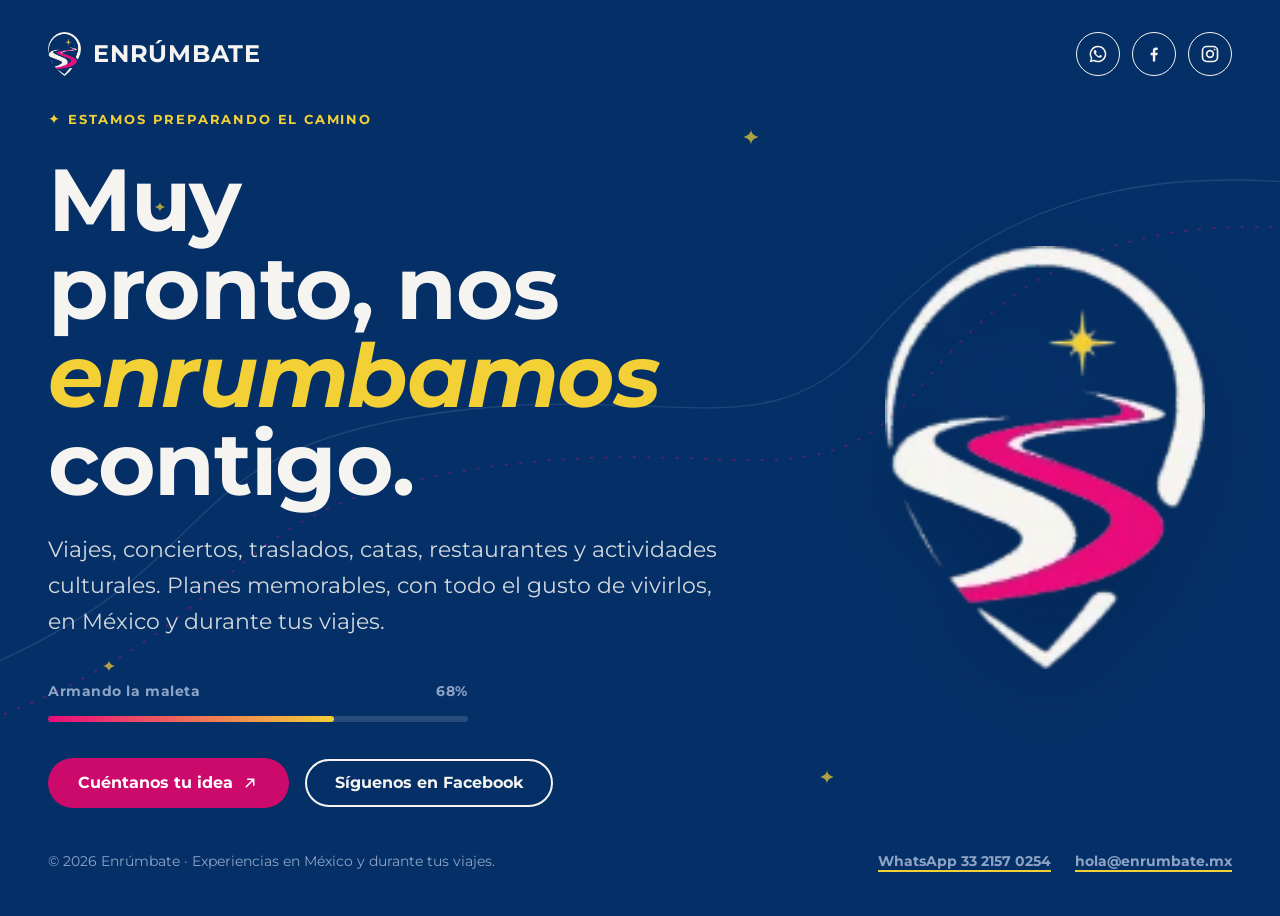
<file: index.html>
<!doctype html>
<html lang="es-MX">
<head>
  <meta charset="utf-8">
  <meta name="viewport" content="width=device-width, initial-scale=1">
  <title>Enrúmbate · Muy pronto</title>
  <meta name="description" content="Estamos preparando el camino. Experiencias en México y durante tus viajes: viajes, conciertos, traslados, catas, restaurantes y cultura.">
  <meta name="theme-color" content="#053067">
  <meta property="og:type" content="website">
  <meta property="og:site_name" content="Enrúmbate">
  <meta property="og:locale" content="es_MX">
  <meta property="og:url" content="https://enrumbate.mx/">
  <meta property="og:title" content="Enrúmbate · Muy pronto">
  <meta property="og:description" content="Planes memorables, con todo el gusto de vivirlos. Viajes, conciertos, catas y cultura en México y durante tus viajes.">
  <meta property="og:image" content="https://enrumbate.mx/assets/og-image.jpg">
  <meta property="og:image:width" content="1200">
  <meta property="og:image:height" content="630">
  <meta property="og:image:alt" content="Enrúmbate: Experiencias que te llevan más allá de un simple viaje. Calle de San Miguel de Allende con estrellas de papel.">
  <meta name="twitter:card" content="summary_large_image">
  <meta name="twitter:title" content="Enrúmbate · Muy pronto">
  <meta name="twitter:description" content="Planes memorables, con todo el gusto de vivirlos. Viajes, conciertos, catas y cultura en México y durante tus viajes.">
  <meta name="twitter:image" content="https://enrumbate.mx/assets/og-image.jpg">
  <link rel="canonical" href="https://enrumbate.mx/">
  <link rel="icon" type="image/png" href="assets/logo-mark-sm.png">
  <link rel="apple-touch-icon" href="assets/apple-touch-icon.png">
  <link rel="preload" href="assets/fonts/montserrat-latin.woff2" as="font" type="font/woff2" crossorigin>
  <link rel="stylesheet" href="css/styles.css">
  <style>
    body { background: var(--navy-700); color: var(--cream-50); }
    .soon {
      position: relative; min-height: 100svh; display: grid; grid-template-rows: auto 1fr auto;
      overflow: hidden; isolation: isolate;
    }
    .soon-top, .soon-bottom { padding-block: var(--space-6); display: flex; align-items: center; justify-content: space-between; gap: var(--space-5); flex-wrap: wrap; }
    .soon-bottom { font-size: var(--fs-small); color: var(--navy-300); }
    .soon-main { display: grid; align-items: center; }
    .soon-main .grid { align-items: center; row-gap: var(--space-7); }
    .soon-copy { display: grid; gap: var(--space-5); }
    @media (min-width: 1024px) {
      .soon-copy { grid-column: 1 / span 7; }
      .soon-art  { grid-column: 9 / span 4; }
    }
    @media (min-width: 640px) and (max-width: 1023px) {
      .soon-copy { grid-column: 1 / span 6; }
    }
    .soon h1 { color: var(--cream-50); }
    .soon h1 em { color: var(--yellow-400); font-style: italic; }
    .soon .lead { font-size: var(--fs-lead); max-width: 46ch; color: rgba(245,244,240,.86); }
    .soon-actions { display: flex; flex-wrap: wrap; gap: var(--space-4); align-items: center; margin-top: var(--space-3); }

    .progress { display: grid; gap: var(--space-3); max-width: 420px; margin-top: var(--space-4); }
    .progress-label { display: flex; justify-content: space-between; font-size: var(--fs-small); font-weight: 700; letter-spacing: .04em; color: var(--navy-300); }
    .progress-track { height: 6px; background: rgba(245,244,240,.14); border-radius: 99px; overflow: hidden; }
    .progress-bar { height: 100%; width: 68%; background: linear-gradient(90deg, var(--magenta-500), var(--yellow-400)); border-radius: inherit; animation: grow 1.6s var(--ease) both; }
    @keyframes grow { from { width: 0; } }

    .soon-art { position: relative; justify-self: center; width: min(320px, 70vw); }
    .soon-art img { width: 100%; height: auto; filter: drop-shadow(0 30px 40px rgba(2,27,61,.45)); animation: float 6s ease-in-out infinite; }
    @keyframes float { 50% { transform: translateY(-12px); } }

    /* Camino de fondo */
    .road-bg { position: absolute; inset: 0; z-index: -1; pointer-events: none; }
    .road-bg path { fill: none; stroke-linecap: round; }
    .road-bg .r1 { stroke: rgba(234,12,123,.35); stroke-width: 2; stroke-dasharray: 2 14; }
    .road-bg .r2 { stroke: rgba(141,164,199,.18); stroke-width: 1.5; }
    .stars { position: absolute; inset: 0; z-index: -1; pointer-events: none; }
    .stars svg { position: absolute; fill: var(--yellow-400); opacity: .7; animation: twinkle 3s ease-in-out infinite; }
    .stars .s1 { top: 14%; left: 58%; width: 18px; height: 18px; }
    .stars .s2 { top: 72%; left: 8%; width: 14px; height: 14px; animation-delay: .8s; }
    .stars .s3 { top: 22%; left: 12%; width: 12px; height: 12px; animation-delay: 1.6s; }
    .stars .s4 { top: 84%; left: 64%; width: 16px; height: 16px; animation-delay: 2.2s; }
    @keyframes twinkle { 50% { opacity: .2; } }

    .soon .social a { color: var(--cream-50); }
    .soon-contact { display: inline-flex; gap: var(--space-5); flex-wrap: wrap; }
    .soon .brand span { color: var(--cream-50); }
    .btn-icon { width: 18px; height: 18px; flex: none; }
    .soon-contact .text-link { display: inline-flex; align-items: center; min-height: 44px; }
  </style>
</head>
<body>
  <div class="soon on-dark">
    <svg class="road-bg" viewBox="0 0 1440 900" preserveAspectRatio="xMidYMid slice" aria-hidden="true">
      <path class="r2" d="M-40 760 C 260 640, 180 520, 460 470 S 860 520, 980 380 S 1260 180, 1500 210"/>
      <path class="r1" d="M-40 820 C 300 700, 220 580, 520 530 S 920 580, 1040 430 S 1300 240, 1500 260"/>
    </svg>
    <div class="stars" aria-hidden="true">
      <svg class="s1" viewBox="0 0 24 24"><path d="M12 2c.6 4.6 2.4 7.4 10 10-7.6 2.6-9.4 5.4-10 10-.6-4.6-2.4-7.4-10-10 7.6-2.6 9.4-5.4 10-10z"/></svg>
      <svg class="s2" viewBox="0 0 24 24"><path d="M12 2c.6 4.6 2.4 7.4 10 10-7.6 2.6-9.4 5.4-10 10-.6-4.6-2.4-7.4-10-10 7.6-2.6 9.4-5.4 10-10z"/></svg>
      <svg class="s3" viewBox="0 0 24 24"><path d="M12 2c.6 4.6 2.4 7.4 10 10-7.6 2.6-9.4 5.4-10 10-.6-4.6-2.4-7.4-10-10 7.6-2.6 9.4-5.4 10-10z"/></svg>
      <svg class="s4" viewBox="0 0 24 24"><path d="M12 2c.6 4.6 2.4 7.4 10 10-7.6 2.6-9.4 5.4-10 10-.6-4.6-2.4-7.4-10-10 7.6-2.6 9.4-5.4 10-10z"/></svg>
    </div>

    <header class="container soon-top">
      <a class="brand" href="./" aria-label="Enrúmbate">
        <img src="assets/logo-mark-light.webp" alt="" width="34" height="44">
        <span>Enrúmbate</span>
      </a>
      <ul class="social" aria-label="Contacto y redes sociales">
        <li><a href="https://wa.me/523321570254?text=Hola%20Enr%C3%BAmbate%2C%20quiero%20armar%20un%20plan" target="_blank" rel="noopener" aria-label="WhatsApp"><svg viewBox="0 0 24 24" fill="currentColor" aria-hidden="true"><path d="M12 2a10 10 0 0 0-8.6 15.1L2 22l5-1.3A10 10 0 1 0 12 2zm0 18.2c-1.5 0-3-.4-4.3-1.2l-.3-.2-3 .8.8-2.9-.2-.3A8.2 8.2 0 1 1 12 20.2zm4.5-6.1c-.2-.1-1.5-.7-1.7-.8-.2-.1-.4-.1-.6.1l-.8 1c-.1.2-.3.2-.5.1-.7-.3-1.4-.7-2-1.3-.6-.5-1-1.1-1.4-1.8-.1-.2 0-.4.1-.5l.4-.5.3-.5v-.5l-.8-1.9c-.2-.5-.4-.4-.6-.4h-.5c-.2 0-.5.1-.7.3-.6.6-.9 1.3-.9 2.1.1.9.4 1.8 1 2.6 1.1 1.6 2.4 2.9 4.1 3.7.5.2.9.4 1.4.5.5.2 1 .2 1.5.1.6-.1 1.4-.6 1.7-1.1.2-.4.2-.8.1-1.2l-.5-.3z"/></svg></a></li>
        <li><a href="https://www.facebook.com/profile.php?id=61596060353610" target="_blank" rel="noopener" aria-label="Facebook">
          <svg viewBox="0 0 24 24" fill="currentColor" aria-hidden="true"><path d="M13.5 21v-7.5h2.5l.4-3h-2.9V8.6c0-.9.3-1.5 1.5-1.5h1.5V4.4c-.3 0-1.2-.1-2.2-.1-2.2 0-3.7 1.3-3.7 3.8v2.4H8v3h2.6V21h2.9z"/></svg>
        </a></li>
          <li><a href="https://www.instagram.com/enrumbate.mx" target="_blank" rel="noopener" aria-label="Instagram"><svg viewBox="0 0 24 24" fill="none" stroke="currentColor" stroke-width="2" aria-hidden="true"><rect x="3" y="3" width="18" height="18" rx="5"/><circle cx="12" cy="12" r="4"/><circle cx="17.5" cy="6.5" r="1" fill="currentColor" stroke="none"/></svg></a></li>
      </ul>
    </header>

    <main class="soon-main">
      <div class="container">
        <div class="grid">
          <div class="soon-copy">
            <p class="eyebrow">Estamos preparando el camino</p>
            <h1>Muy pronto, nos <em>enrumbamos</em> contigo.</h1>
            <p class="lead">Viajes, conciertos, traslados, catas, restaurantes y actividades culturales. Planes memorables, con todo el gusto de vivirlos, en México y durante tus viajes.</p>
            <div class="progress" role="img" aria-label="Sitio en construcción, 68 por ciento">
              <div class="progress-label"><span>Armando la maleta</span><span>68%</span></div>
              <div class="progress-track"><div class="progress-bar"></div></div>
            </div>
            <div class="soon-actions">
              <a class="btn btn-primary" href="https://wa.me/523321570254?text=Hola%20Enr%C3%BAmbate%2C%20quiero%20armar%20un%20plan" target="_blank" rel="noopener">Cuéntanos tu idea <svg class="btn-icon" viewBox="0 0 24 24" fill="none" stroke="currentColor" stroke-width="2" stroke-linecap="round" stroke-linejoin="round" aria-hidden="true"><path d="M7 17L17 7M9 7h8v8"/></svg></a>
              <a class="btn btn-secondary" href="https://www.facebook.com/profile.php?id=61596060353610" target="_blank" rel="noopener">Síguenos en Facebook</a>
            </div>
          </div>
          <div class="soon-art">
            <img src="assets/logo-mark-light.webp" alt="Isotipo de Enrúmbate: un pin con un camino que lleva a una estrella" width="360" height="477">
          </div>
        </div>
      </div>
    </main>

    <footer class="container soon-bottom">
      <span>© 2026 Enrúmbate · Experiencias en México y durante tus viajes.</span>
      <span class="soon-contact"><a class="text-link" href="https://wa.me/523321570254?text=Hola%20Enr%C3%BAmbate%2C%20quiero%20armar%20un%20plan" target="_blank" rel="noopener">WhatsApp 33 2157 0254</a> <a class="text-link" href="mailto:hola@enrumbate.mx">hola@enrumbate.mx</a></span>
    </footer>
  </div>
</body>
</html>
</file>
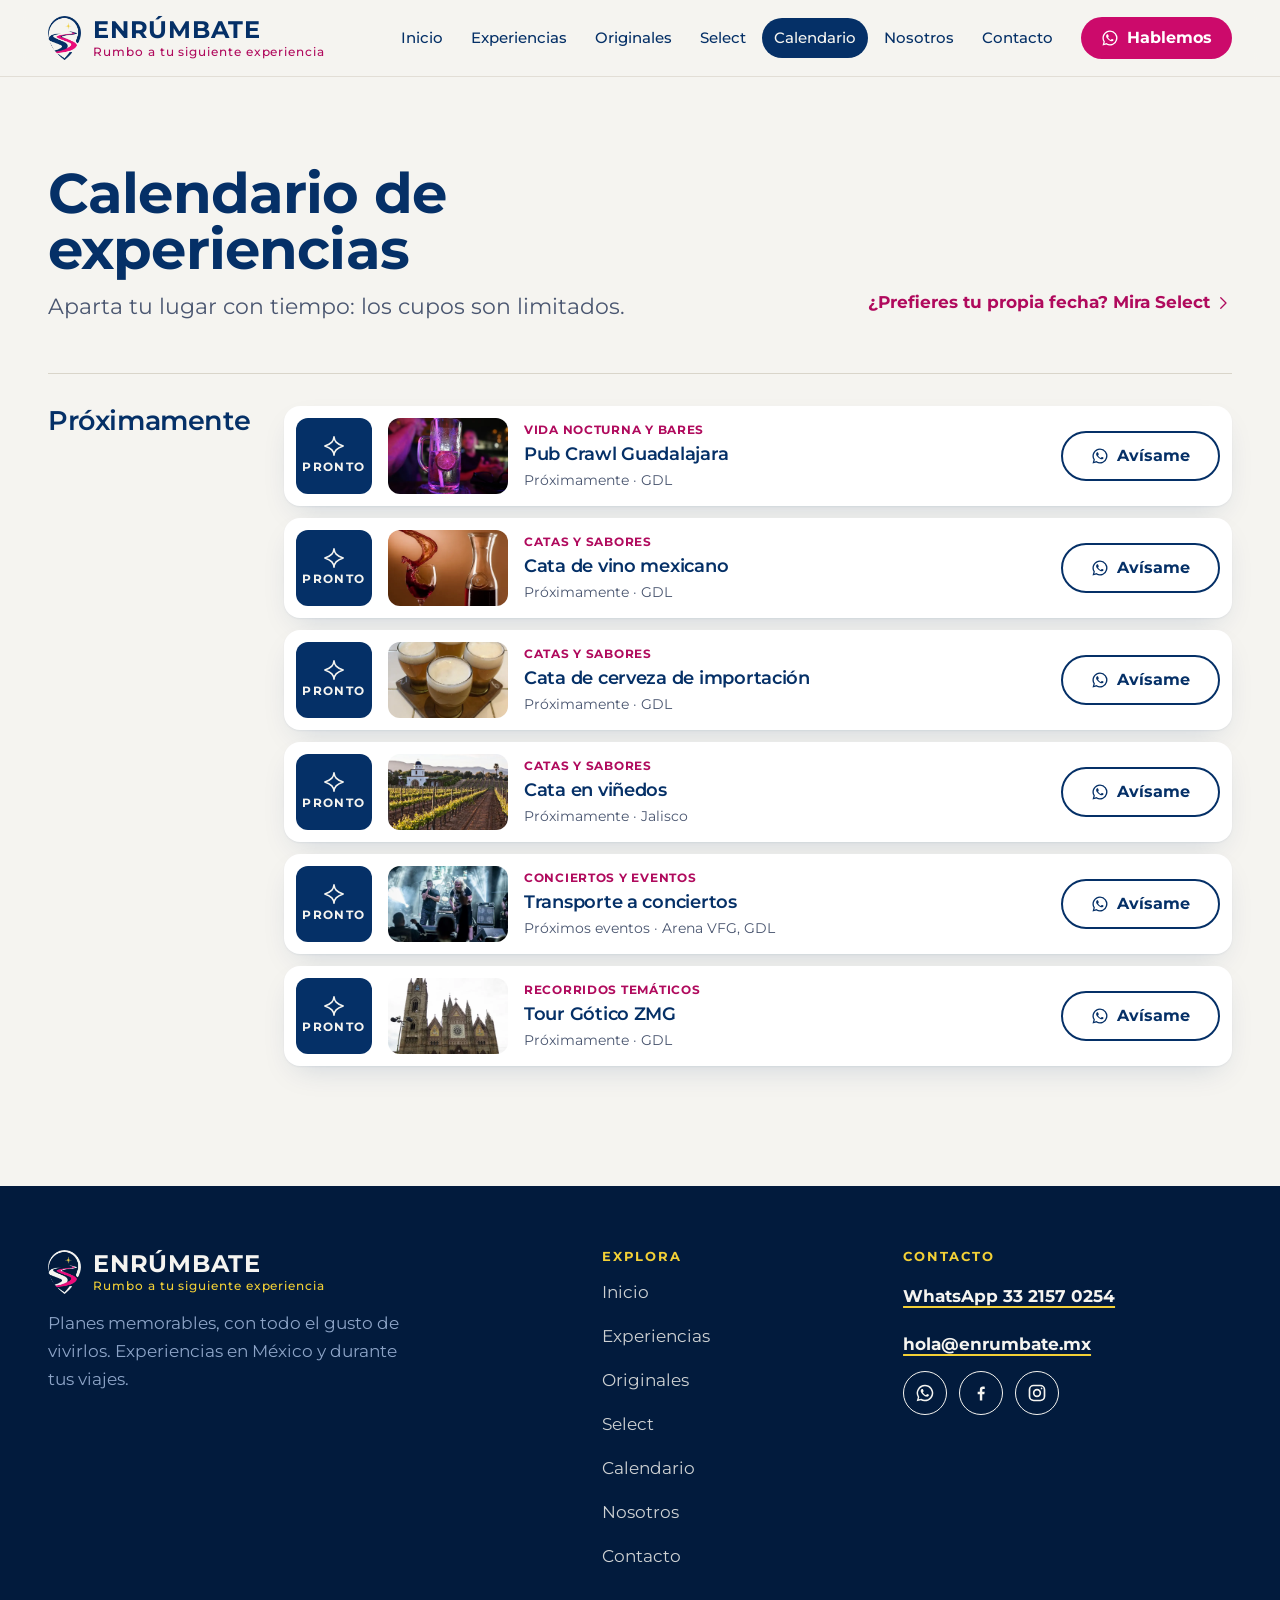
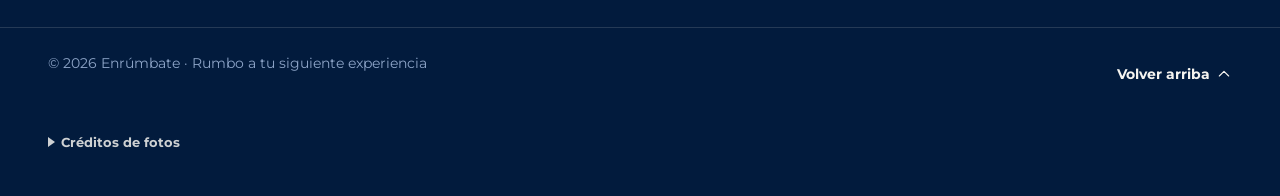
<file: calendario.html>
<!doctype html>
<html lang="es-MX">
<head>
  <meta charset="utf-8">
  <meta name="viewport" content="width=device-width, initial-scale=1">
  <title>Calendario · Enrúmbate</title>
  <meta name="description" content="Fechas de las próximas experiencias de Enrúmbate: conciertos, escapadas, catas, recorridos y vida nocturna.">
  <meta name="theme-color" content="#F5F4F0">
  <meta property="og:type" content="website">
  <meta property="og:site_name" content="Enrúmbate">
  <meta property="og:locale" content="es_MX">
  <meta property="og:url" content="https://enrumbate.mx/calendario.html">
  <meta property="og:title" content="Calendario · Enrúmbate">
  <meta property="og:description" content="Fechas de las próximas experiencias de Enrúmbate: conciertos, escapadas, catas, recorridos y vida nocturna.">
  <meta property="og:image" content="https://enrumbate.mx/assets/og-image.jpg">
  <meta property="og:image:width" content="1200">
  <meta property="og:image:height" content="630">
  <meta property="og:image:alt" content="Enrúmbate: Experiencias que te llevan más allá de un simple viaje. Calle de San Miguel de Allende con estrellas de papel.">
  <meta name="twitter:card" content="summary_large_image">
  <link rel="canonical" href="https://enrumbate.mx/calendario.html">
  <link rel="icon" type="image/png" href="assets/logo-mark-sm.png">
  <link rel="apple-touch-icon" href="assets/apple-touch-icon.png">
  <link rel="preload" href="assets/fonts/montserrat-latin.woff2" as="font" type="font/woff2" crossorigin>
  <link rel="stylesheet" href="css/styles.css">
  <link rel="stylesheet" href="css/site.css">
</head>
<body id="top">
  <a class="sr-only skip-link" href="#contenido">Saltar al contenido</a>
  <div id="site-header" data-active="calendario"></div>
  <noscript><nav class="container noscript-nav" aria-label="Navegación"><a href="inicio.html">Inicio</a><a href="experiencias.html">Experiencias</a><a href="calendario.html">Calendario</a><a href="contacto.html">Contacto</a><a href="https://wa.me/523321570254">WhatsApp 33 2157 0254</a></nav></noscript>
  <main id="contenido">

    <section class="section-tight" aria-labelledby="page-title">
      <div class="container">
        <div class="section-head">
          <div>
            <h1 id="page-title" class="page-title">Calendario de experiencias</h1>
            <p>Aparta tu lugar con tiempo: los cupos son limitados.</p>
          </div>
          <a class="more" href="select.html">¿Prefieres tu propia fecha? Mira Select <span data-icon="arrow"></span></a>
        </div>
        <div id="cal"></div>
        <noscript><p class="empty">Para ver el calendario, activa JavaScript en tu navegador. También puedes preguntarnos por <a class="text-link" href="https://wa.me/523321570254">WhatsApp al 33 2157 0254</a>.</p></noscript>
      </div>
    </section>
  </main>
  <div id="site-footer"></div>
  <script src="js/data.js"></script>
  <script src="js/site.js"></script>
  <script>
  (function () {
    const fmtM = new Intl.DateTimeFormat('es-MX', { month: 'long', year: 'numeric' });
    const fmtMon = new Intl.DateTimeFormat('es-MX', { month: 'short' });
    const list = ENR.experiencias.filter(e => e.linea === 'originales' && ENRUI.vigente(e)).sort(ENRUI.byDate);
    const groups = new Map();
    list.forEach(e => {
      const k = e.fecha ? e.fecha.slice(0, 7) : 'pronto';
      if (!groups.has(k)) groups.set(k, []);
      groups.get(k).push(e);
    });
    const html = [...groups].map(([k, items]) => {
      const title = k === 'pronto' ? 'Próximamente' : fmtM.format(new Date(k + '-15T12:00:00')).replace(' de ', ' ').replace(/^./, c => c.toUpperCase());
      return `<section class="cal-month"><h2>${title}</h2><div class="cal-list">${items.map(e => {
        const d = e.fecha ? new Date(e.fecha + 'T12:00:00') : null;
        const exact = e.fecha && /\b\d{1,2}\b/.test(e.fechaTexto);
        const box = d ? `<b>${exact ? d.getDate() : '—'}</b><small>${fmtMon.format(d).replace('.', '')}</small>` : `${ENRUI.icon('spark', 'cal-spark')}<small>Pronto</small>`;
        const cat = ENR.categorias[e.categoria]?.nombre || '';
        return `<article class="cal-item">
          <div class="cal-date" aria-hidden="true">${box}</div>
          <img class="cal-thumb" src="${e.img}" alt="" loading="lazy">
          <div class="cal-info"><span class="tag">${ENRUI.esc(cat)}</span><h3>${ENRUI.esc(e.titulo)}</h3><span>${ENRUI.esc(e.fechaTexto)} · ${ENRUI.esc(e.lugar)}</span></div>
          ${e.fecha
            ? `<a class="btn btn-primary" href="${ENRUI.wa('Hola Enrúmbate, quiero apartar lugar en: ' + e.titulo + ' · ' + e.fechaTexto)}" target="_blank" rel="noopener">${ENRUI.icon('wa', 'btn-icon')} Apartar lugar<span class="sr-only"> por WhatsApp</span></a>`
            : `<a class="btn btn-secondary" href="${ENRUI.wa('Hola Enrúmbate, avísenme cuando haya fecha para: ' + e.titulo)}" target="_blank" rel="noopener">${ENRUI.icon('wa', 'btn-icon')} Avísame<span class="sr-only"> cuando haya fecha, por WhatsApp</span></a>`}
        </article>`; }).join('')}</div></section>`;
    }).join('');
    document.getElementById('cal').innerHTML = html || ENRUI.emptyMsg('Estamos armando las próximas salidas.');
  })();
  </script>
</body>
</html>
</file>
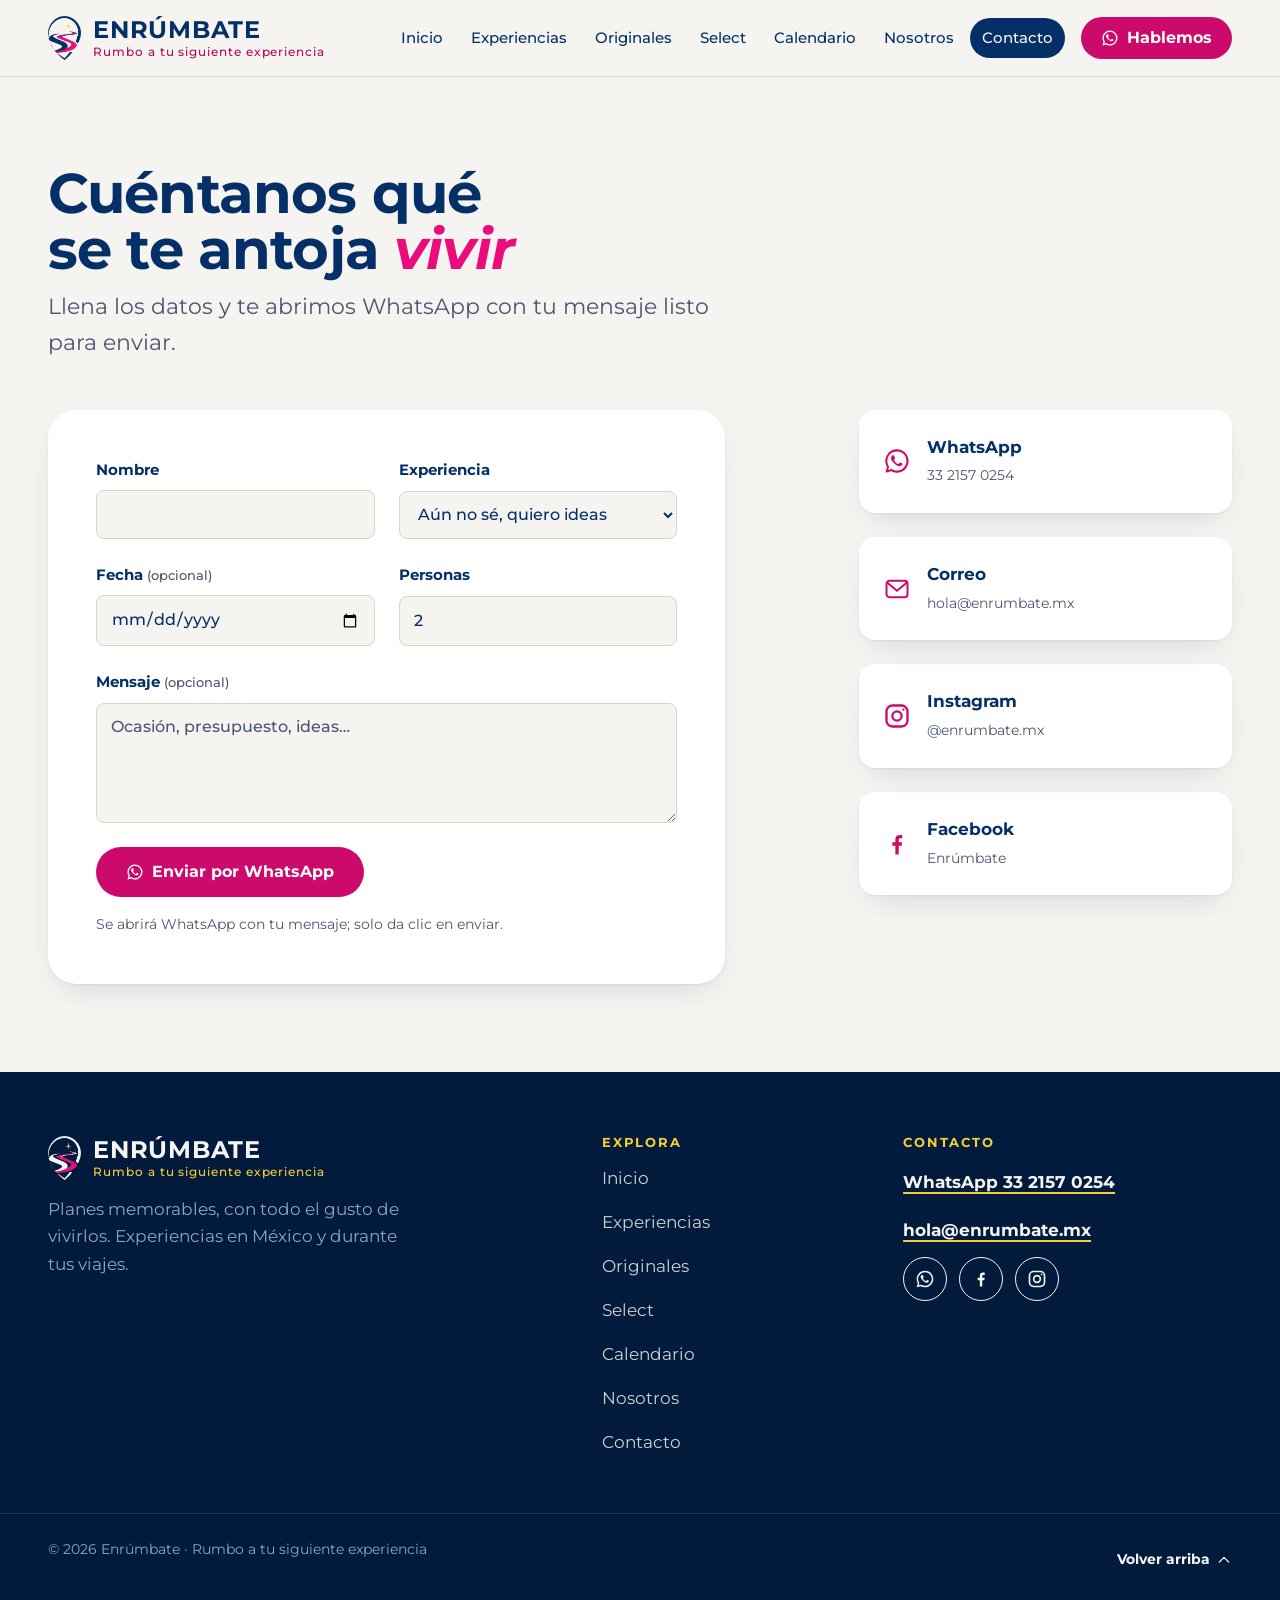
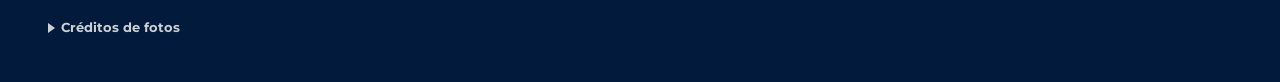
<file: contacto.html>
<!doctype html>
<html lang="es-MX">
<head>
  <meta charset="utf-8">
  <meta name="viewport" content="width=device-width, initial-scale=1">
  <title>Contacto · Enrúmbate</title>
  <meta name="description" content="Escríbenos por WhatsApp, correo o redes para armar tu próxima experiencia con Enrúmbate.">
  <meta name="theme-color" content="#F5F4F0">
  <meta property="og:type" content="website">
  <meta property="og:site_name" content="Enrúmbate">
  <meta property="og:locale" content="es_MX">
  <meta property="og:url" content="https://enrumbate.mx/contacto.html">
  <meta property="og:title" content="Contacto · Enrúmbate">
  <meta property="og:description" content="Escríbenos por WhatsApp, correo o redes para armar tu próxima experiencia con Enrúmbate.">
  <meta property="og:image" content="https://enrumbate.mx/assets/og-image.jpg">
  <meta property="og:image:width" content="1200">
  <meta property="og:image:height" content="630">
  <meta property="og:image:alt" content="Enrúmbate: Experiencias que te llevan más allá de un simple viaje. Calle de San Miguel de Allende con estrellas de papel.">
  <meta name="twitter:card" content="summary_large_image">
  <link rel="canonical" href="https://enrumbate.mx/contacto.html">
  <link rel="icon" type="image/png" href="assets/logo-mark-sm.png">
  <link rel="apple-touch-icon" href="assets/apple-touch-icon.png">
  <link rel="preload" href="assets/fonts/montserrat-latin.woff2" as="font" type="font/woff2" crossorigin>
  <link rel="stylesheet" href="css/styles.css">
  <link rel="stylesheet" href="css/site.css">
</head>
<body class="no-fab" id="top">
  <a class="sr-only skip-link" href="#contenido">Saltar al contenido</a>
  <div id="site-header" data-active="contacto"></div>
  <noscript><nav class="container noscript-nav" aria-label="Navegación"><a href="inicio.html">Inicio</a><a href="experiencias.html">Experiencias</a><a href="calendario.html">Calendario</a><a href="contacto.html">Contacto</a><a href="https://wa.me/523321570254">WhatsApp 33 2157 0254</a></nav></noscript>
  <main id="contenido">

    <section class="section-tight" aria-labelledby="page-title">
      <div class="container">
        <div class="section-head">
          <div>
            <h1 id="page-title" class="page-title">Cuéntanos qué se te antoja <em class="spark">vivir</em></h1>
            <p>Llena los datos y te abrimos WhatsApp con tu mensaje listo para enviar.</p>
          </div>
        </div>
        <div class="grid contact-grid">
          <form class="form" id="wa-form" novalidate>
            <div class="form-row">
              <div class="field"><label for="f-nombre">Nombre</label><input id="f-nombre" name="nombre" autocomplete="name" maxlength="80" required aria-describedby="err-nombre"><p class="field-error" id="err-nombre" hidden>Escribe tu nombre para que sepamos con quién hablamos.</p></div>
              <div class="field"><label for="f-exp">Experiencia</label><select id="f-exp" name="exp"></select></div>
            </div>
            <div class="form-row">
              <div class="field"><label for="f-fecha">Fecha <small>(opcional)</small></label><input id="f-fecha" name="fecha" type="date"></div>
              <div class="field"><label for="f-personas">Personas</label><input id="f-personas" name="personas" type="number" min="1" step="1" value="2" inputmode="numeric"></div>
            </div>
            <div class="field"><label for="f-msg">Mensaje <small>(opcional)</small></label><textarea id="f-msg" name="msg" maxlength="600" placeholder="Ocasión, presupuesto, ideas…"></textarea></div>
            <div class="form-actions">
              <button class="btn btn-primary" type="submit"><span data-icon="wa" class="btn-icon"></span> Enviar por WhatsApp</button>
              <p class="form-note" id="form-note" role="status">Se abrirá WhatsApp con tu mensaje; solo da clic en enviar.</p>
            </div>
          </form>
          <aside class="contact-aside" aria-label="Otros medios">
            <div class="form-row">
              <a class="contact-tile" href="https://wa.me/523321570254" data-wa><span data-icon="wa"></span><div><b>WhatsApp</b><span>33 2157 0254</span></div></a>
              <a class="contact-tile" href="mailto:hola@enrumbate.mx"><svg class="ico" viewBox="0 0 24 24" fill="none" stroke="currentColor" stroke-width="1.7" aria-hidden="true"><rect x="3" y="5" width="18" height="14" rx="2.5"/><path d="m3.5 6.5 8.5 7 8.5-7"/></svg><div><b>Correo</b><span>hola@enrumbate.mx</span></div></a>
              <a class="contact-tile" href="https://www.instagram.com/enrumbate.mx" target="_blank" rel="noopener"><span data-icon="ig"></span><div><b>Instagram</b><span>@enrumbate.mx</span></div></a>
              <a class="contact-tile" href="https://www.facebook.com/profile.php?id=61596060353610" target="_blank" rel="noopener"><span data-icon="fb"></span><div><b>Facebook</b><span>Enrúmbate</span></div></a>
            </div>
          </aside>
        </div>
      </div>
    </section>
  </main>
  <div id="site-footer"></div>
  <script src="js/data.js"></script>
  <script src="js/site.js"></script>
  <script>
  (function () {
    const form = document.getElementById('wa-form'), sel = document.getElementById('f-exp');
    const note = document.getElementById('form-note'), err = document.getElementById('err-nombre');
    const groups = ['originales', 'select'].map(l => {
      const items = ENR.experiencias.filter(e => e.linea === l && ENRUI.vigente(e));
      if (!items.length) return '';
      return `<optgroup label="${l === 'select' ? 'Enrúmbate Select' : 'Originales de Enrúmbate'}">` +
        items.map(e => `<option value="${ENRUI.esc(e.id)}">${ENRUI.esc(e.titulo)}${e.fecha ? ' · ' + ENRUI.esc(e.fechaTexto) : ''}</option>`).join('') + '</optgroup>';
    }).join('');
    sel.innerHTML = '<option value="">Aún no sé, quiero ideas</option>' + groups;
    const pre = new URLSearchParams(location.search).get('exp');
    if (pre && [...sel.options].some(o => o.value === pre)) sel.value = pre;

    // No se pueden elegir fechas pasadas
    const n = new Date();
    form.fecha.min = `${n.getFullYear()}-${String(n.getMonth() + 1).padStart(2, '0')}-${String(n.getDate()).padStart(2, '0')}`;
    const fmtFecha = new Intl.DateTimeFormat('es-MX', { weekday: 'long', day: 'numeric', month: 'long', year: 'numeric' });

    const showErr = on => {
      err.hidden = !on;
      form.nombre.setAttribute('aria-invalid', on ? 'true' : 'false');
    };
    form.nombre.addEventListener('input', () => { if (form.nombre.value.trim()) showErr(false); });

    form.addEventListener('submit', ev => {
      ev.preventDefault();
      const nombre = form.nombre.value.trim().replace(/\s+/g, ' ');
      if (!nombre) { showErr(true); form.nombre.focus(); return; }
      showErr(false);
      const e = ENR.experiencias.find(x => x.id === sel.value);
      let personas = parseInt(form.personas.value, 10);
      personas = Number.isFinite(personas) ? Math.max(personas, 1) : 1;
      form.personas.value = personas;
      const fecha = form.fecha.value ? fmtFecha.format(new Date(form.fecha.value + 'T12:00:00')) : '';
      const lines = [`Hola Enrúmbate, soy ${nombre}.`,
        e ? `Me interesa: ${e.titulo}${e.linea === 'select' ? ' (Select)' : ''}` : 'Quiero ideas para una experiencia.',
        fecha ? `Fecha: ${fecha}` : '', `Personas: ${personas}`,
        form.msg.value.trim()].filter(Boolean);
      const url = ENRUI.wa(lines.join('\n'));
      // Si el navegador bloquea la pestaña nueva, abrimos WhatsApp en esta misma
      const w = window.open(url, '_blank');
      if (w) { w.opener = null; } else { location.href = url; return; }
      note.innerHTML = `Abrimos WhatsApp en otra pestaña con tu mensaje. ¿No se abrió? <a class="text-link" href="${url}" target="_blank" rel="noopener">Ábrelo aquí</a>.`;
    });
  })();
  </script>
</body>
</html>
</file>
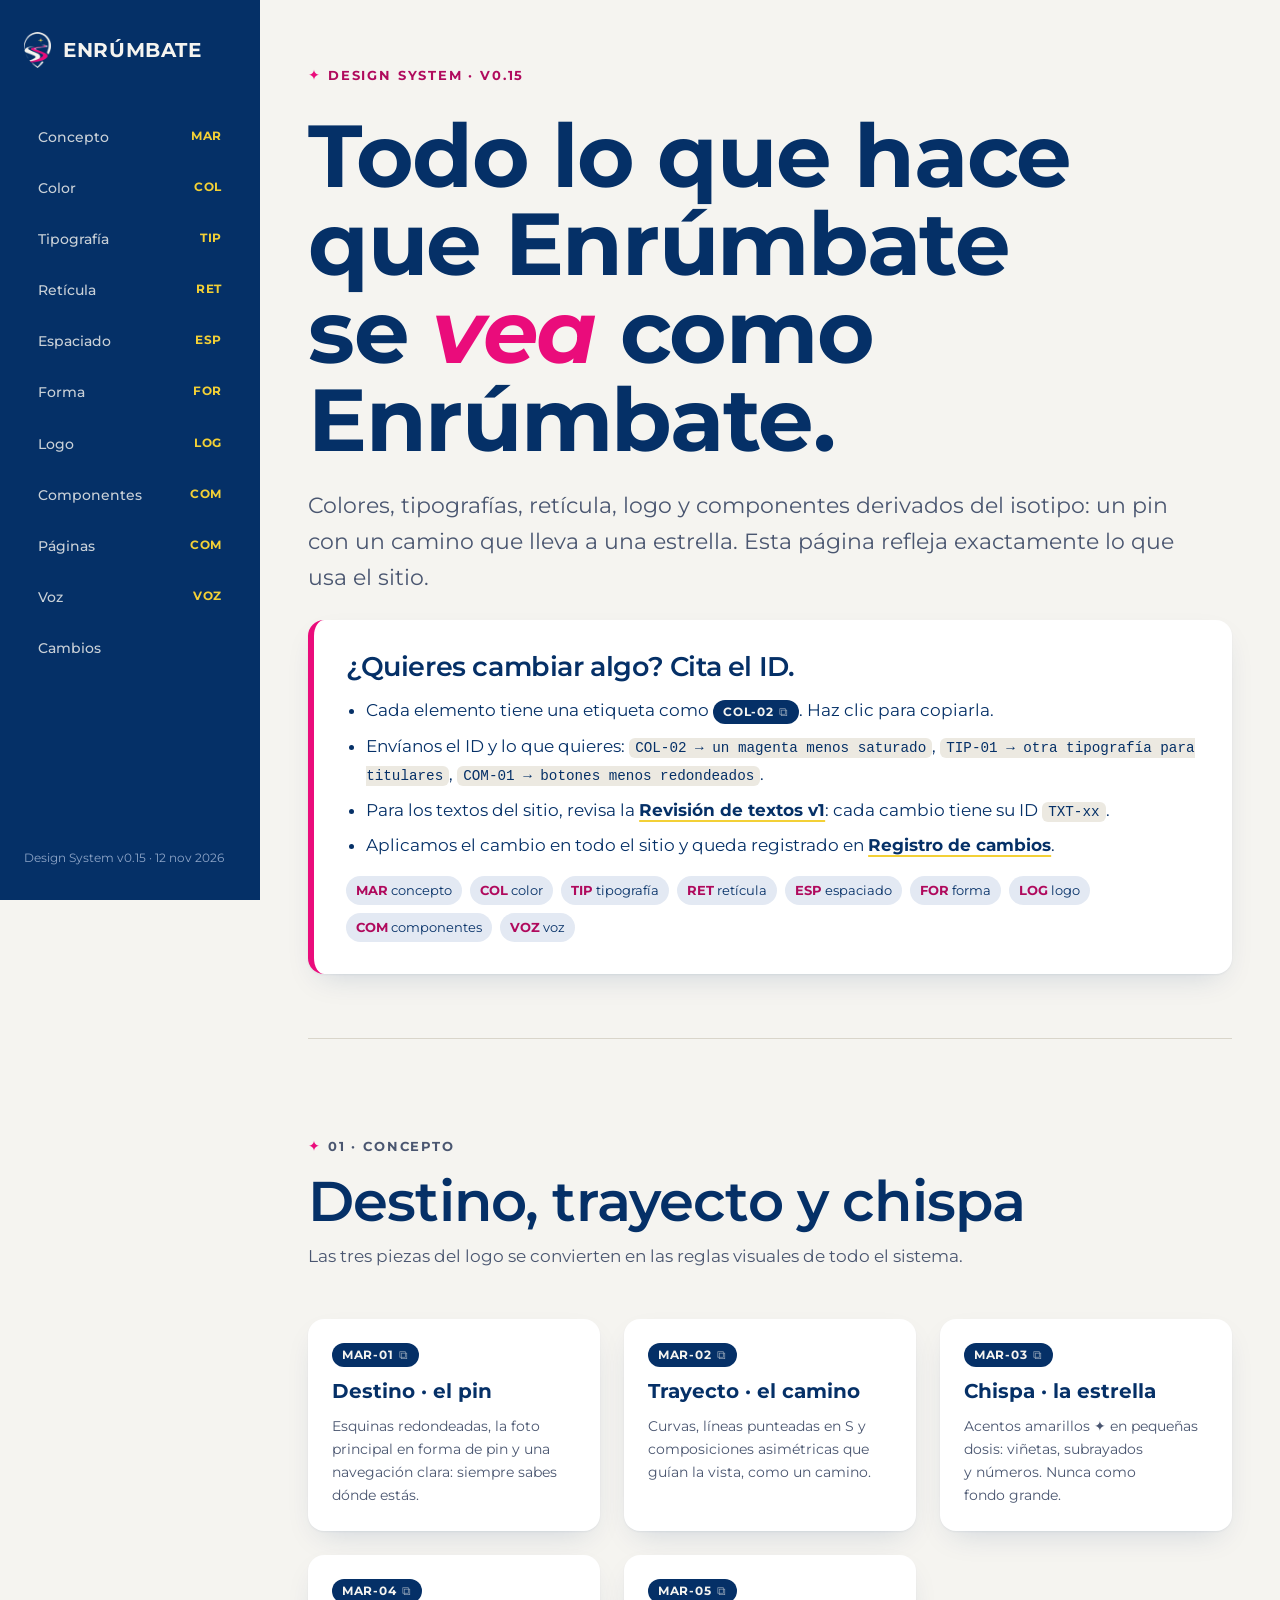
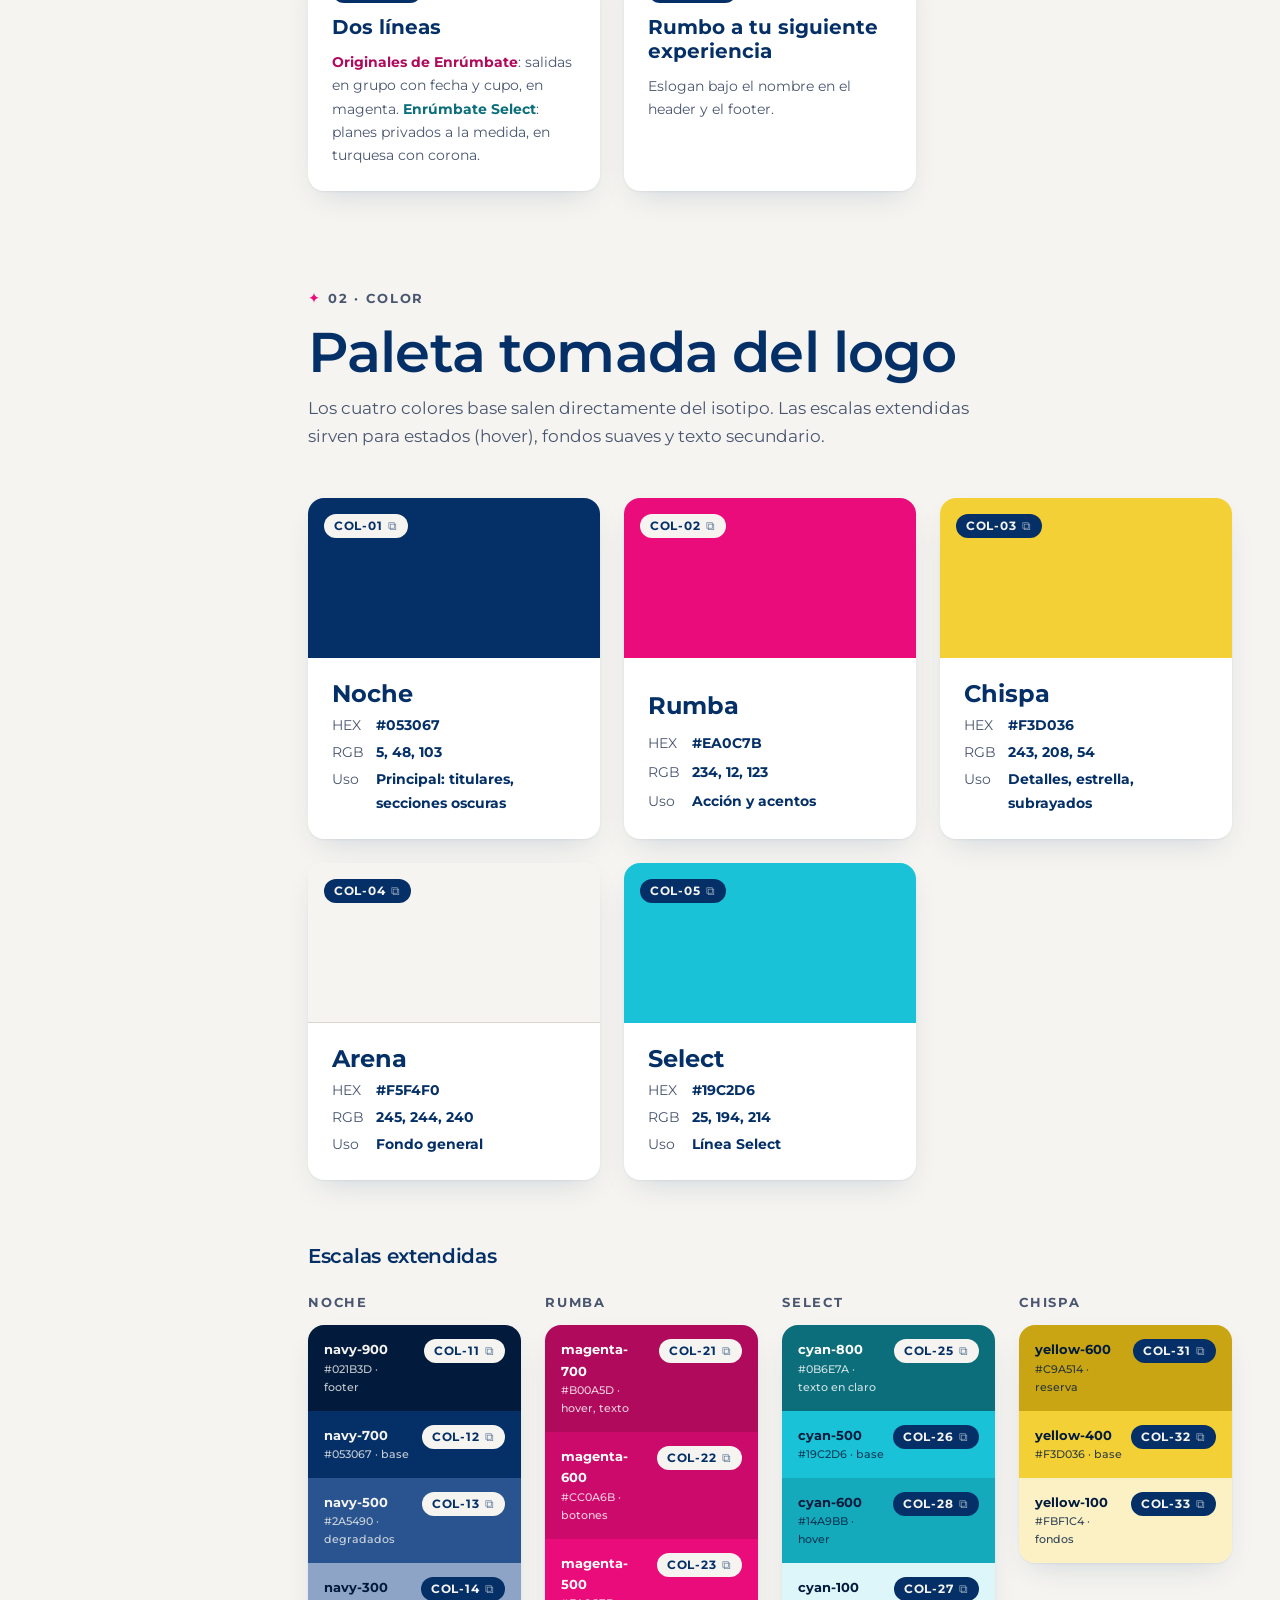
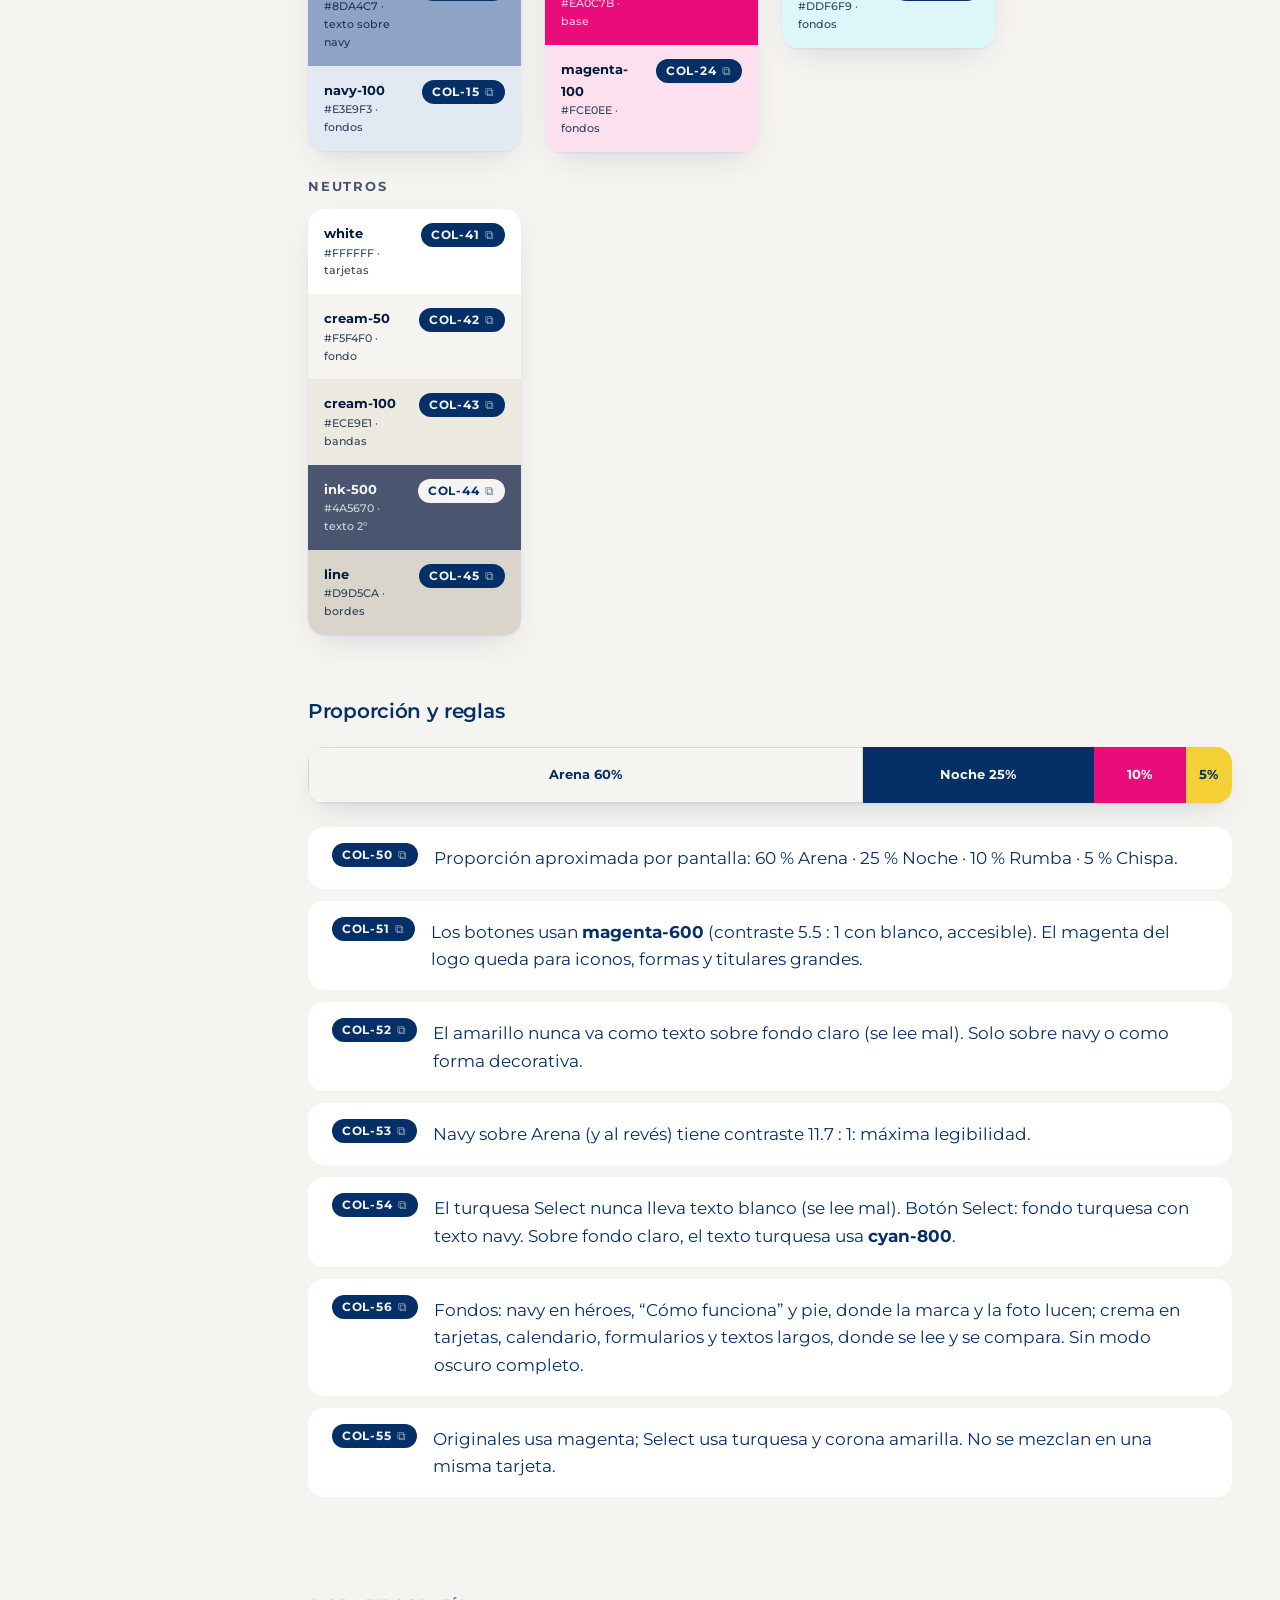
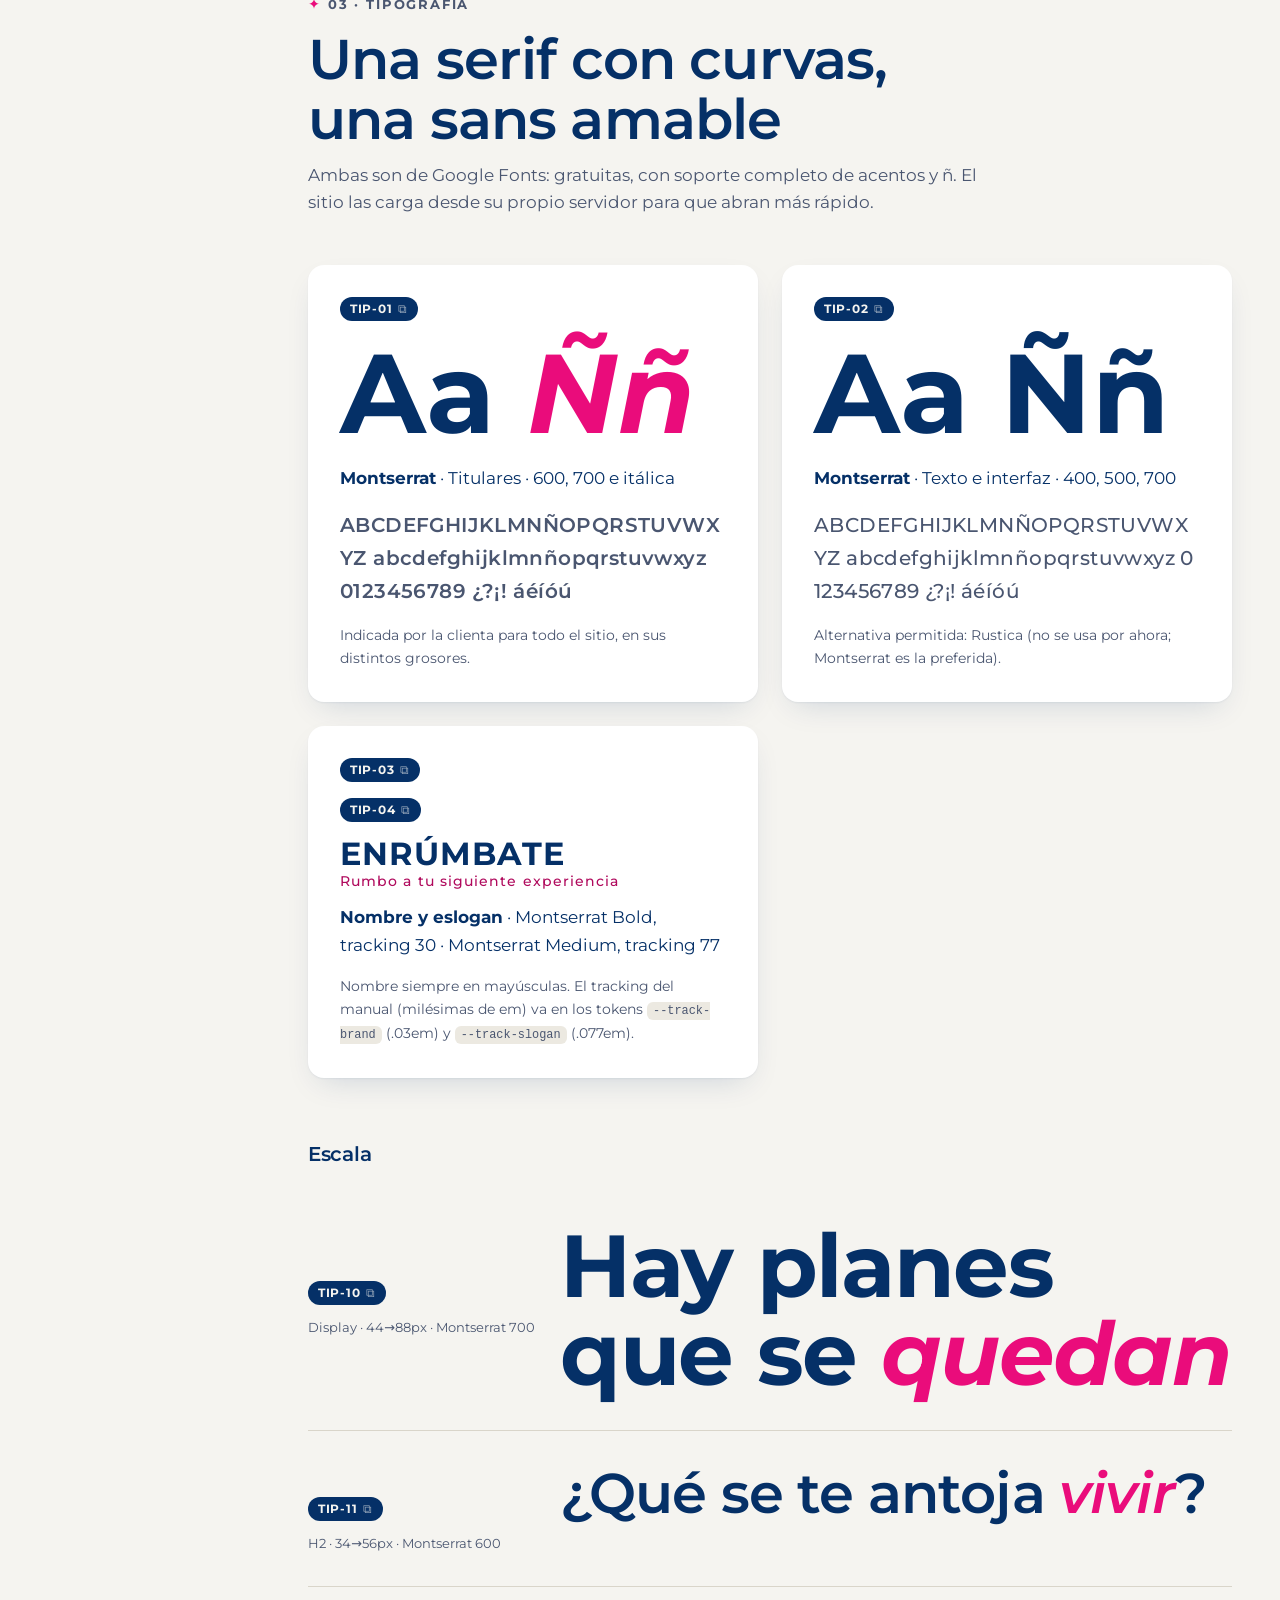
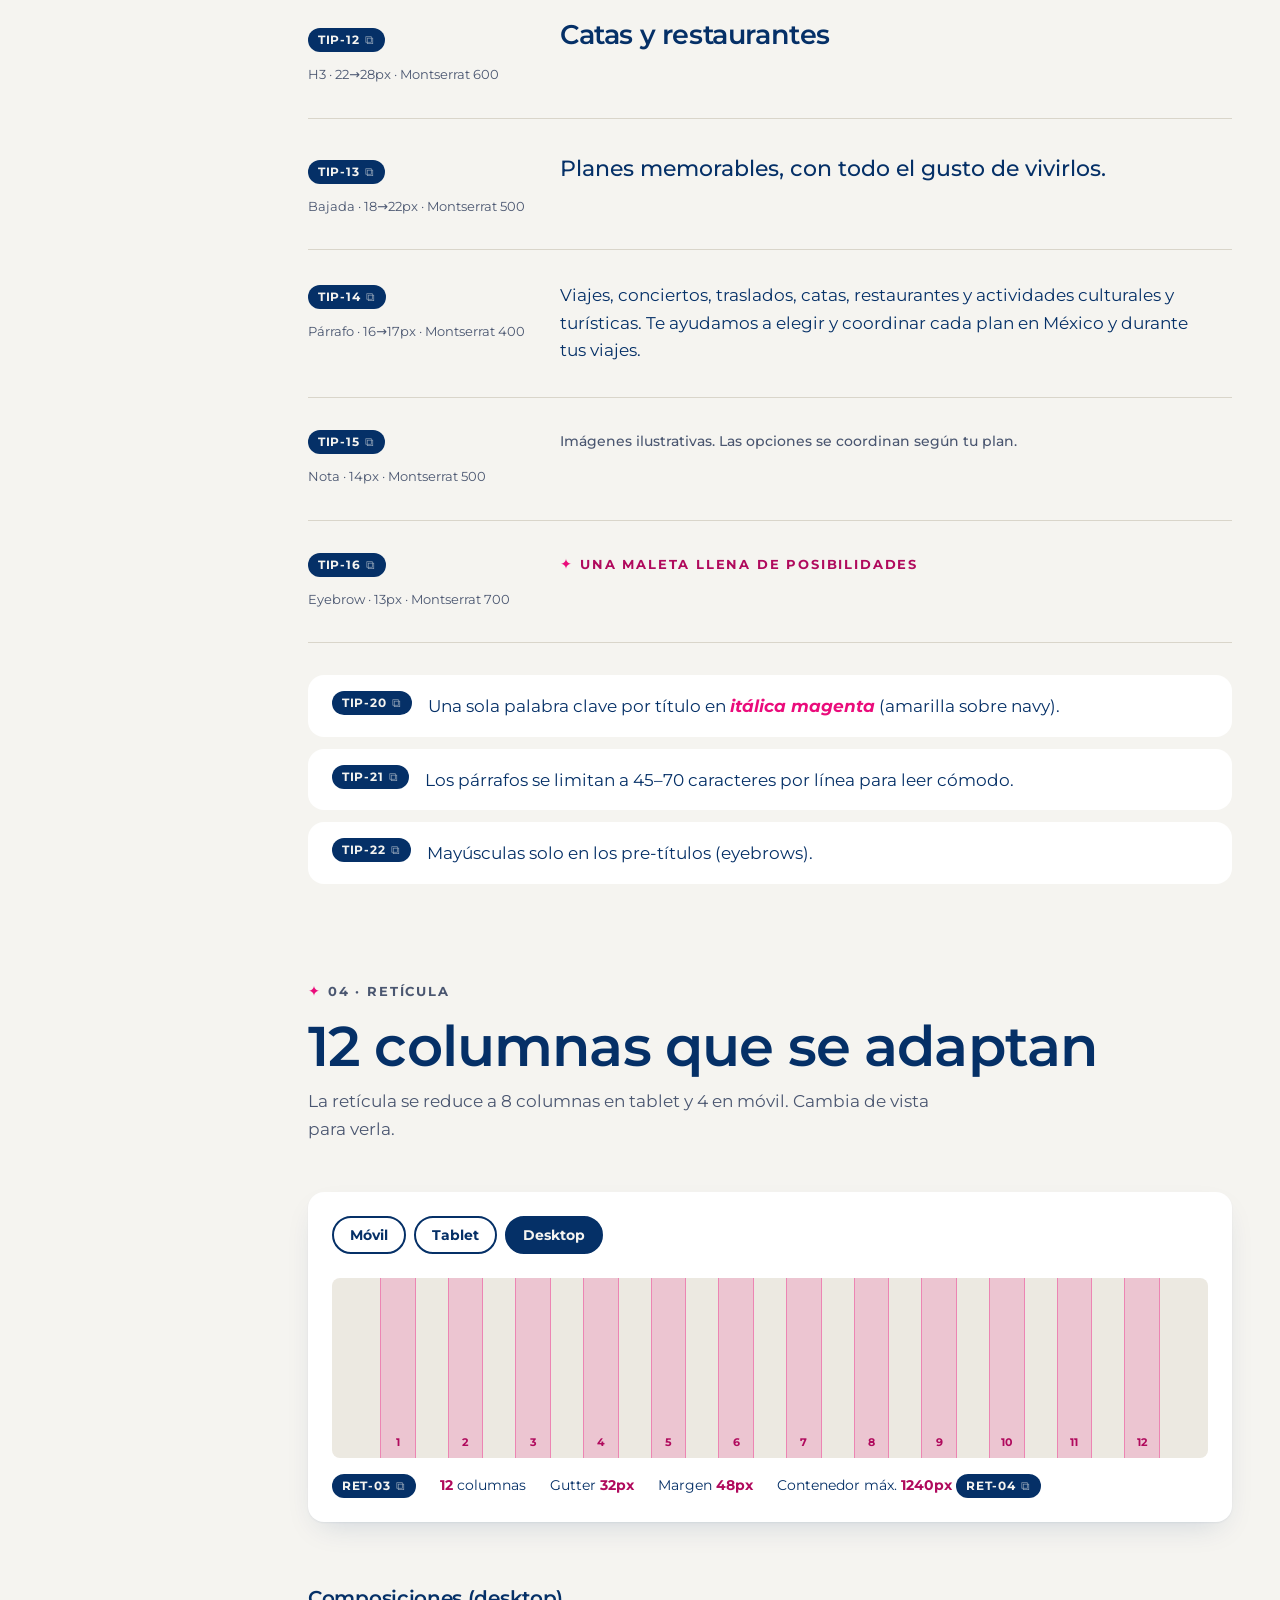
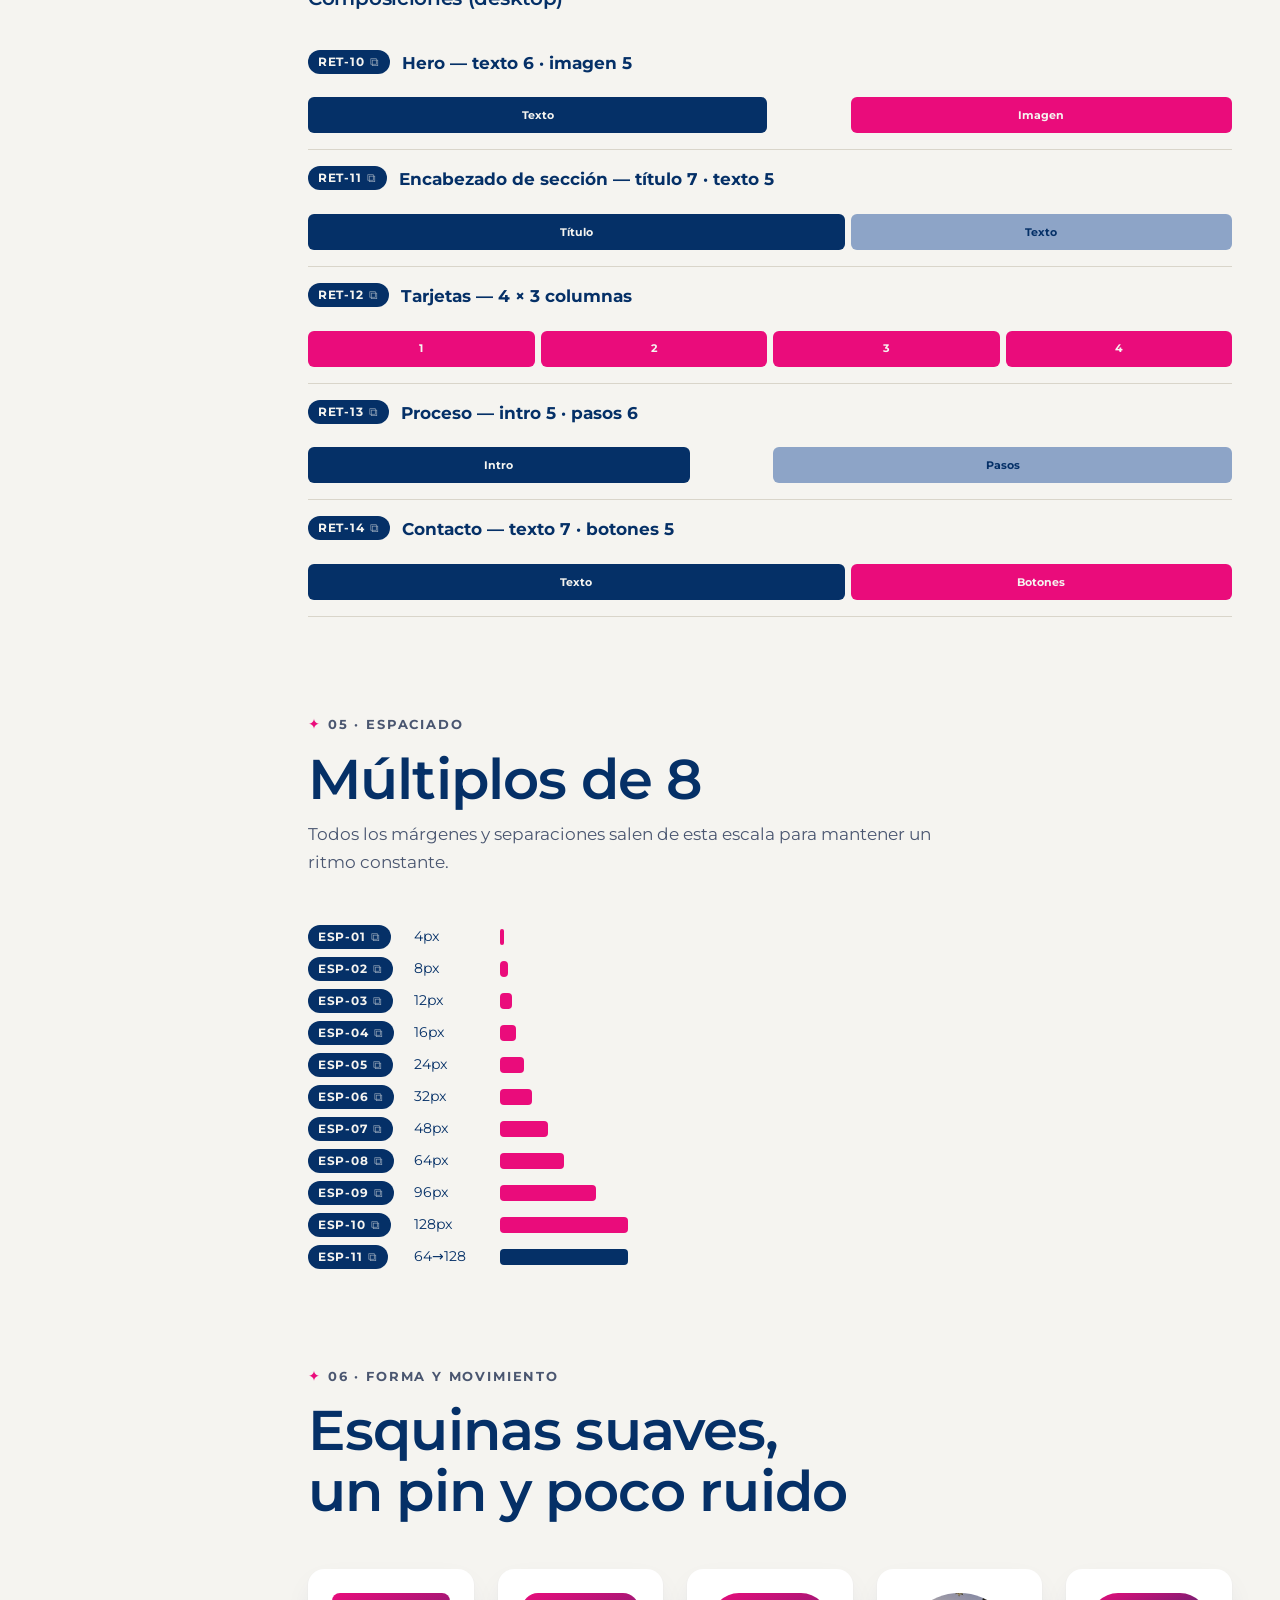
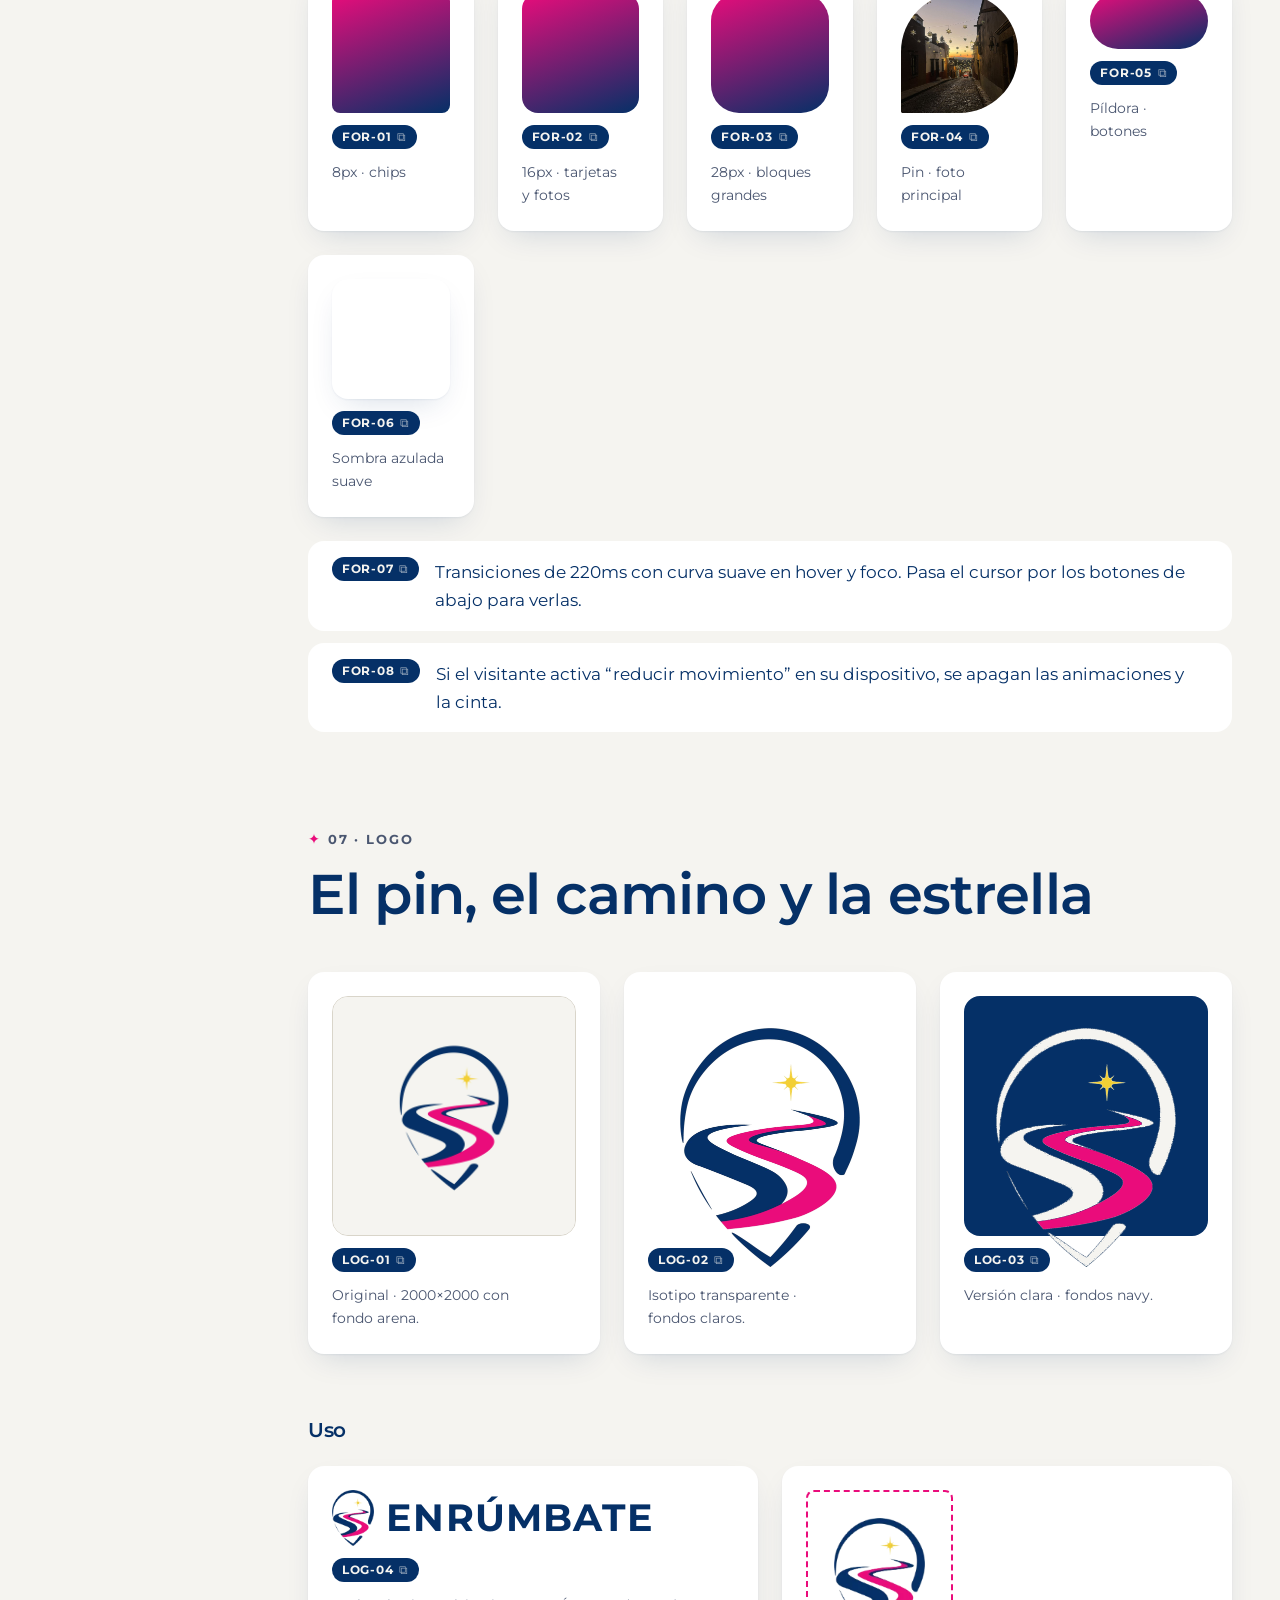
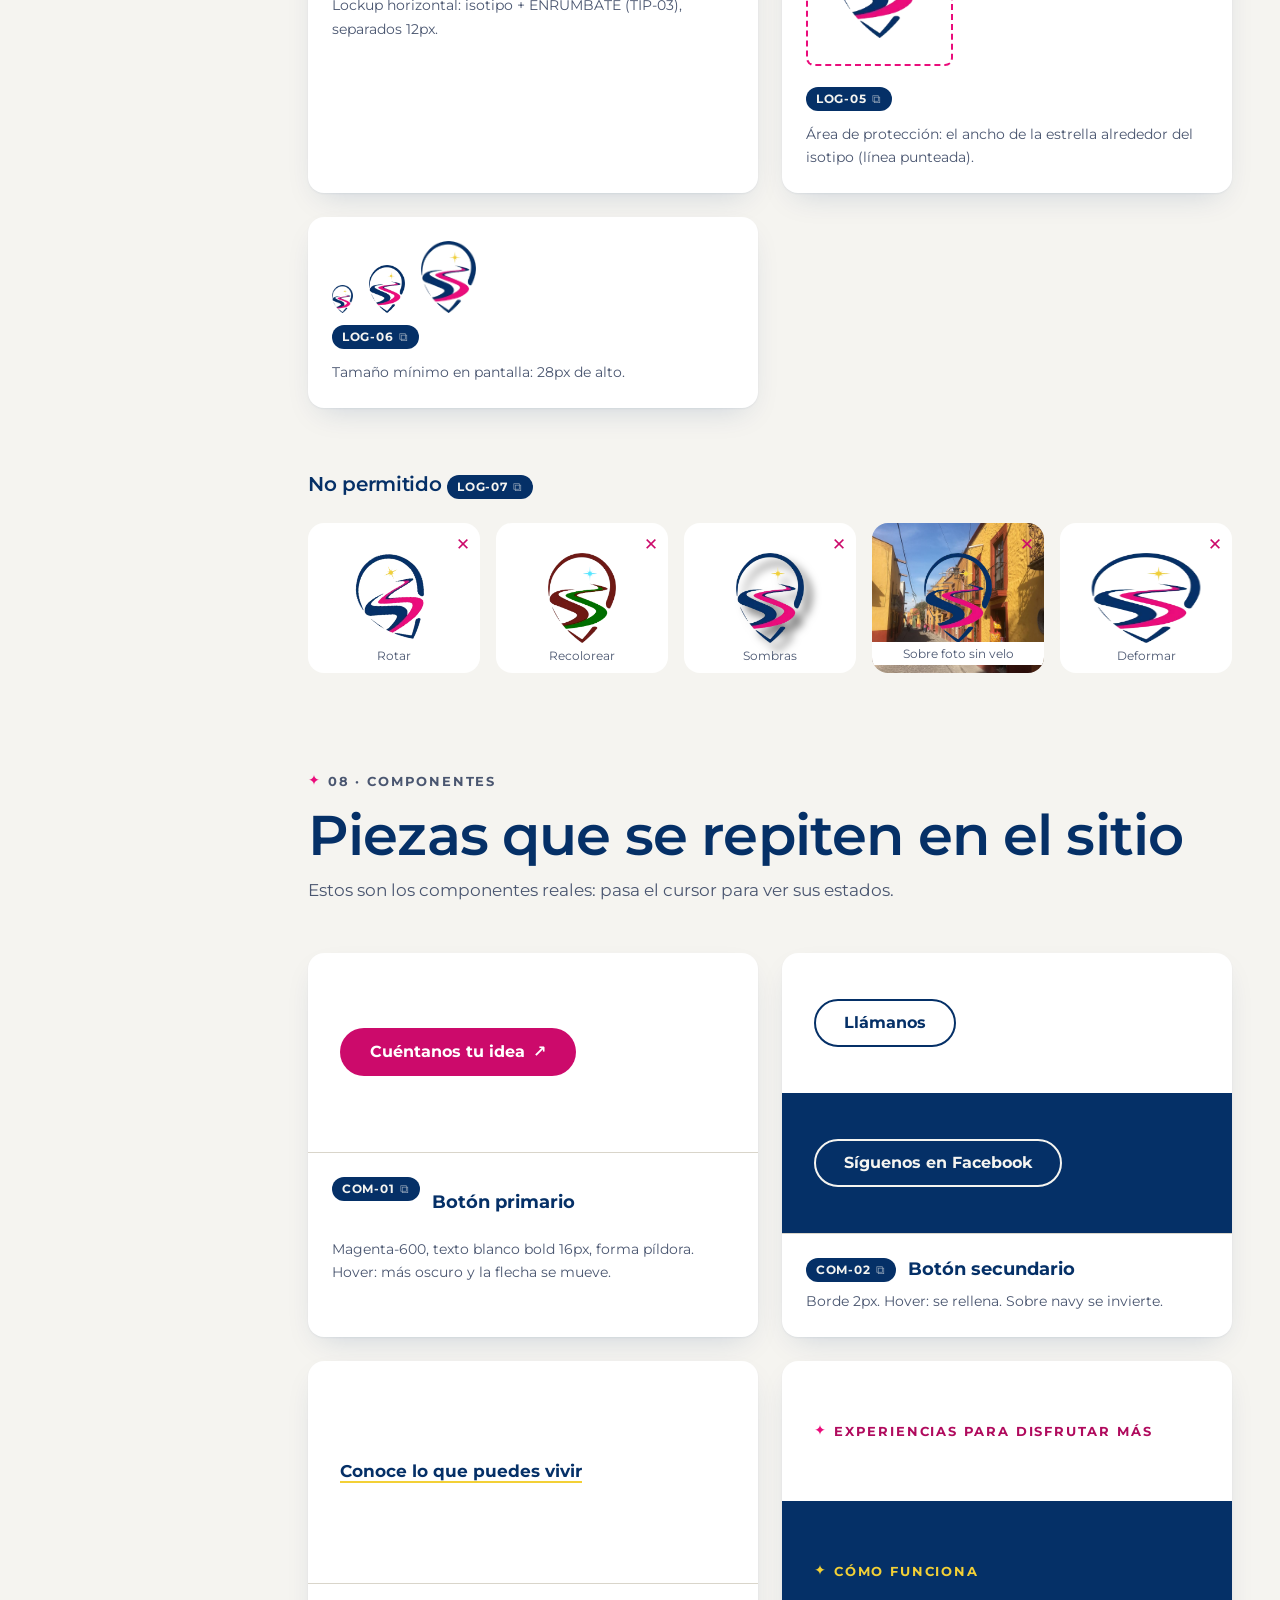
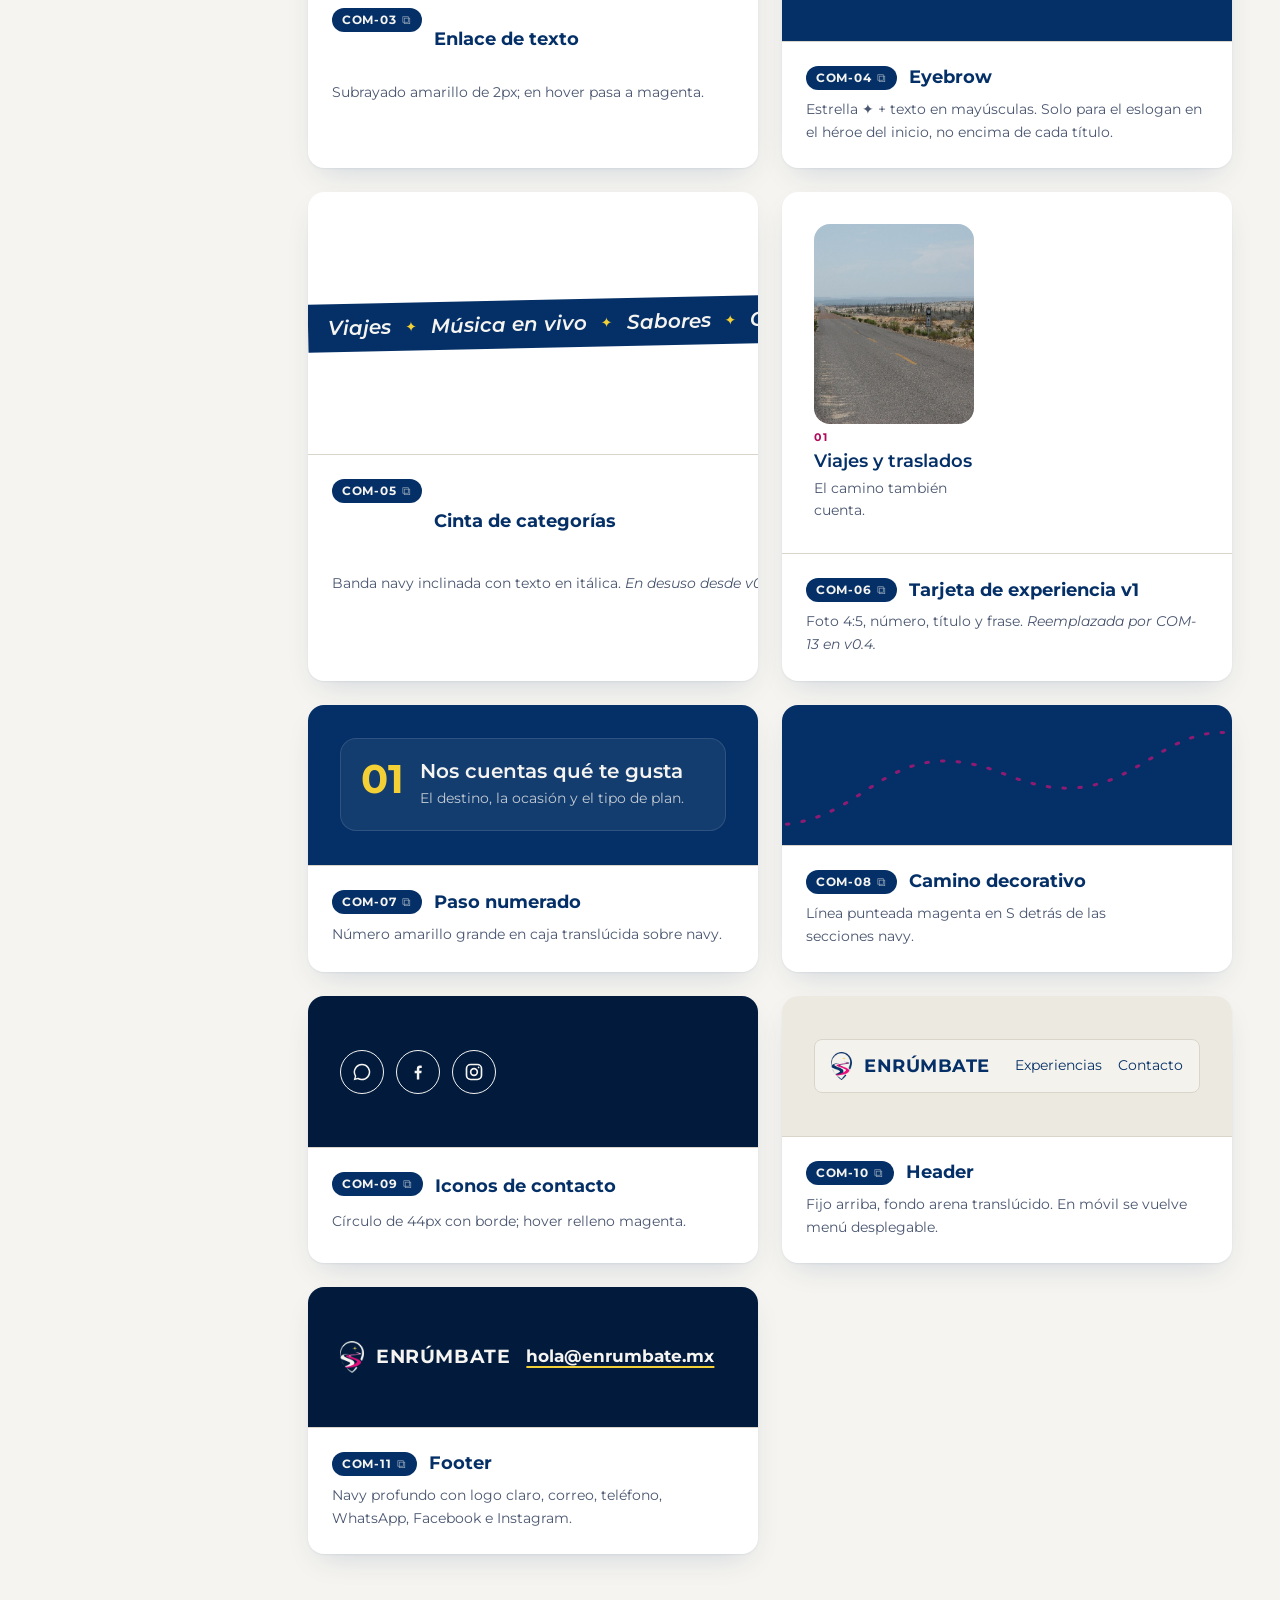
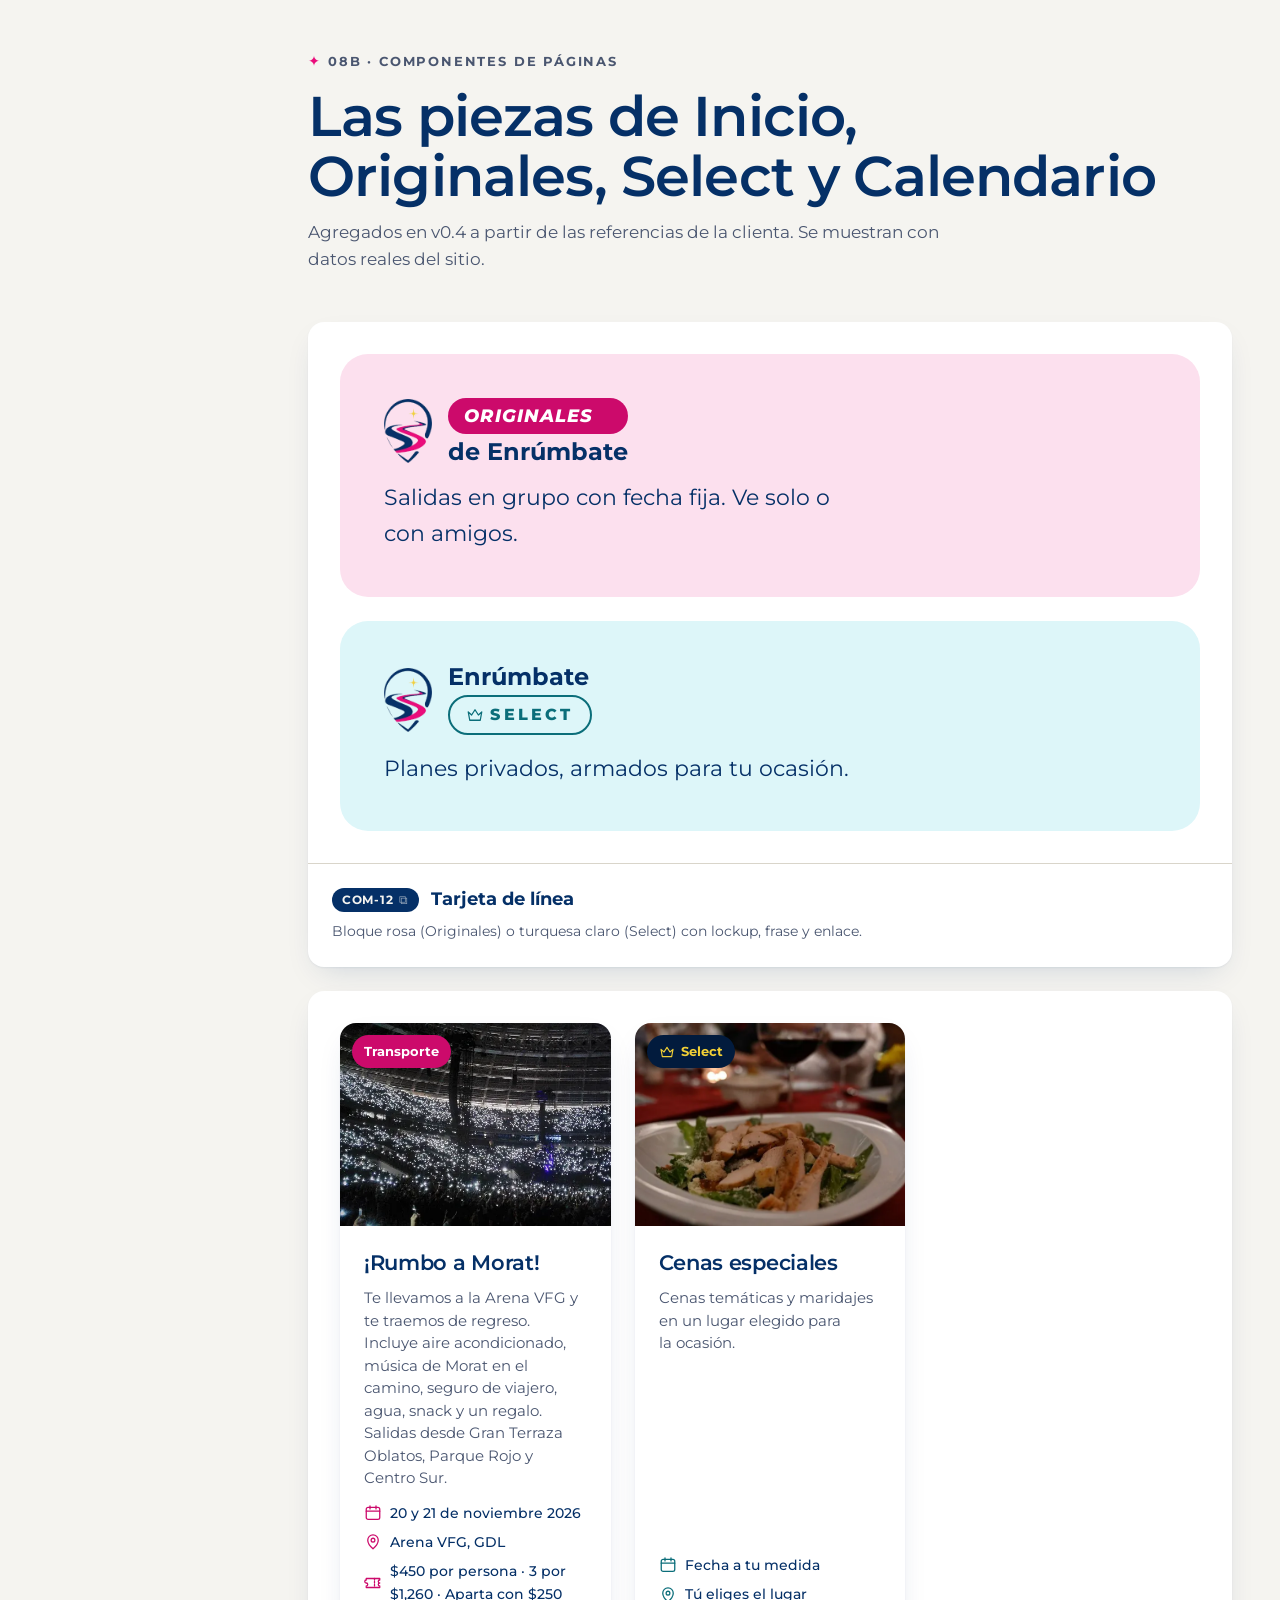
<file: designsystem.html>
<!doctype html>
<html lang="es-MX">
<head>
  <meta charset="utf-8">
  <meta name="viewport" content="width=device-width, initial-scale=1">
  <title>Enrúmbate · Design System</title>
  <meta name="description" content="Sistema de diseño de Enrúmbate: color, tipografía, retícula, logo y componentes.">
  <meta name="robots" content="noindex, nofollow">
  <meta name="theme-color" content="#053067">
  <meta property="og:type" content="website">
  <meta property="og:site_name" content="Enrúmbate">
  <meta property="og:locale" content="es_MX">
  <meta property="og:url" content="https://enrumbate.mx/designsystem.html">
  <meta property="og:title" content="Enrúmbate · Design System">
  <meta property="og:description" content="Colores, tipografía, retícula, logo y componentes de Enrúmbate.">
  <meta property="og:image" content="https://enrumbate.mx/assets/og-image.jpg">
  <meta property="og:image:width" content="1200">
  <meta property="og:image:height" content="630">
  <meta property="og:image:alt" content="Enrúmbate: Experiencias que te llevan más allá de un simple viaje. Calle de San Miguel de Allende con estrellas de papel.">
  <meta name="twitter:card" content="summary_large_image">
  <meta name="twitter:title" content="Enrúmbate · Design System">
  <meta name="twitter:description" content="Colores, tipografía, retícula, logo y componentes de Enrúmbate.">
  <meta name="twitter:image" content="https://enrumbate.mx/assets/og-image.jpg">
  <link rel="canonical" href="https://enrumbate.mx/designsystem.html">
  <link rel="icon" type="image/png" href="assets/logo-mark-sm.png">
  <link rel="apple-touch-icon" href="assets/apple-touch-icon.png">
  <link rel="preload" href="assets/fonts/montserrat-latin.woff2" as="font" type="font/woff2" crossorigin>
  <link rel="stylesheet" href="css/styles.css">
  <link rel="stylesheet" href="css/site.css">
  <style>
    body { background: var(--cream-50); }
    .ds { display: grid; grid-template-columns: minmax(0, 1fr); }
    .ds > *, .comp-grid > *, .cards-auto > *, .type-row > * { min-width: 0; }
    .howto code { overflow-wrap: anywhere; }
    @media (min-width: 1024px) { .ds { grid-template-columns: 260px minmax(0, 1fr); } }

    /* Sidebar */
    .ds-nav { background: var(--navy-700); color: var(--cream-50); padding: var(--space-5) var(--margin); position: sticky; top: 0; z-index: 20; }
    .ds-nav .brand span { color: var(--cream-50); font-size: 1.25rem; }
    .ds-nav .brand img { height: 36px; }
    .ds-nav ol { list-style: none; margin: var(--space-4) 0 0; padding: 0; display: flex; gap: var(--space-2); overflow-x: auto; scrollbar-width: none; }
    .ds-nav a.lnk { display: flex; gap: var(--space-2); white-space: nowrap; text-decoration: none; padding: 8px 12px; border-radius: var(--radius-pill); font-size: var(--fs-small); font-weight: 500; color: rgba(245,244,240,.82); }
    .ds-nav a.lnk:hover { background: rgba(245,244,240,.1); color: var(--cream-50); }
    .ds-nav a.lnk b { color: var(--yellow-400); font-weight: 700; font-size: .75rem; letter-spacing: .06em; }
    @media (min-width: 1024px) {
      .ds-nav { height: 100vh; padding: var(--space-6) var(--space-5); display: flex; flex-direction: column; }
      .ds-nav ol { flex-direction: column; margin-top: var(--space-7); overflow: visible; }
      .ds-nav a.lnk { justify-content: space-between; padding: 10px 14px; }
      .ds-nav .ver { margin-top: auto; font-size: .75rem; color: var(--navy-300); }
    }
    @media (max-width: 1023px) { .ds-nav .ver { display: none; } }

    /* Main */
    .ds-main { padding: var(--space-8) var(--margin) var(--space-10); max-width: 1180px; width: 100%; }
    .ds-hero { display: grid; gap: var(--space-5); padding-bottom: var(--space-8); border-bottom: 1px solid var(--line); }
    .ds-hero p.lead { font-size: var(--fs-lead); color: var(--color-text-muted); max-width: 60ch; }
    .howto { background: var(--white); border-radius: var(--radius-md); box-shadow: var(--shadow-card); padding: var(--space-6); display: grid; gap: var(--space-4); border-left: 6px solid var(--magenta-500); }
    .howto h2 { font-size: var(--fs-h3); }
    .howto ul { margin: 0; padding-left: 1.2em; display: grid; gap: var(--space-2); }
    .howto code, .ds code { font-family: ui-monospace, SFMono-Regular, Menlo, monospace; font-size: .85em; background: var(--cream-100); padding: 2px 6px; border-radius: 6px; }
    .prefixes { display: flex; flex-wrap: wrap; gap: var(--space-2); }
    .prefixes span { font-size: .8rem; background: var(--navy-100); padding: 4px 10px; border-radius: var(--radius-pill); }
    .prefixes b { color: var(--magenta-700); }

    section.ds-sec { padding-top: var(--space-9); scroll-margin-top: 120px; }
    .sec-head { display: grid; gap: var(--space-3); margin-bottom: var(--space-7); }
    .sec-head p { color: var(--color-text-muted); max-width: 62ch; }
    h3.sub { font-size: 1.25rem; margin: var(--space-8) 0 var(--space-5); }

    /* ID chip */
    .id { justify-self: start; align-self: start; width: max-content; display: inline-flex; align-items: center; gap: 6px; font: 700 .75rem/1 var(--font-body); letter-spacing: .06em;
      background: var(--navy-700); color: var(--cream-50); padding: 6px 10px; border-radius: var(--radius-pill); border: 0; cursor: pointer; white-space: nowrap; }
    .id::after { content: "⧉"; font-weight: 400; opacity: .6; }
    .id:hover { background: var(--magenta-600); }
    .id.ok { background: var(--magenta-600); }
    .id.ok::after { content: "✓"; opacity: 1; }
    .on-dark .id, .id.light { background: var(--cream-50); color: var(--navy-700); }

    /* Tarjetas genéricas */
    .cards-auto { display: grid; gap: var(--space-5); grid-template-columns: repeat(auto-fill, minmax(min(240px, 100%), 1fr)); }
    .box { background: var(--white); border-radius: var(--radius-md); box-shadow: var(--shadow-card); padding: var(--space-5); display: grid; gap: var(--space-3); align-content: start; }
    .box p { color: var(--color-text-muted); font-size: var(--fs-small); }
    .box h4 { margin: 0; font: 700 1.25rem/1.2 var(--font-display); }

    /* Swatches */
    .swatch-lg { border-radius: var(--radius-md); overflow: hidden; background: var(--white); box-shadow: var(--shadow-card); display: grid; }
    .swatch-lg .chip { height: 160px; padding: var(--space-4); display: flex; justify-content: space-between; align-items: flex-start; }
    .swatch-lg .meta { padding: var(--space-5); display: grid; gap: var(--space-2); }
    .swatch-lg .name { font: 700 1.5rem/1 var(--font-display); }
    .swatch-lg dl { margin: 0; display: grid; grid-template-columns: auto 1fr; gap: 4px var(--space-3); font-size: var(--fs-small); }
    .swatch-lg dt { color: var(--color-text-muted); }
    .swatch-lg dd { margin: 0; font-weight: 700; }
    .scale { display: grid; gap: var(--space-5); grid-template-columns: repeat(auto-fit, minmax(200px, 1fr)); }
    .scale ul { list-style: none; margin: 0; padding: 0; border-radius: var(--radius-md); overflow: hidden; box-shadow: var(--shadow-card); }
    .scale li { display: grid; grid-template-columns: 1fr auto; align-items: center; gap: var(--space-2); padding: 14px var(--space-4); font-size: .8125rem; font-weight: 700; }
    .scale li small { display: block; font-weight: 500; opacity: .8; }
    .scale h4 { margin: 0 0 var(--space-3); font-size: var(--fs-eyebrow); letter-spacing: .14em; text-transform: uppercase; color: var(--color-text-muted); }
    .ratio-bar { display: flex; height: 56px; border-radius: var(--radius-md); overflow: hidden; box-shadow: var(--shadow-card); }
    .ratio-bar div { display: grid; place-items: center; font-size: .8rem; font-weight: 700; }

    /* Reglas */
    .rules { list-style: none; margin: 0; padding: 0; display: grid; gap: var(--space-3); }
    .rules li { display: grid; grid-template-columns: auto 1fr; gap: var(--space-4); align-items: start; background: var(--white); padding: var(--space-4) var(--space-5); border-radius: var(--radius-md); }
    .rules li p { padding-top: 2px; }

    /* Tipografía */
    .font-card { display: grid; gap: var(--space-4); background: var(--white); border-radius: var(--radius-md); box-shadow: var(--shadow-card); padding: var(--space-6); }
    .font-card .big { font-size: clamp(4rem, 3rem + 5vw, 7rem); line-height: 1; }
    .font-card .chars { font-size: 1.25rem; letter-spacing: .02em; word-break: break-all; color: var(--color-text-muted); }
    .ff-display { font-family: var(--font-display); font-weight: 700; }
    .ff-body { font-family: var(--font-body); font-weight: 500; }
    .type-row { display: grid; gap: var(--space-3); padding: var(--space-6) 0; border-bottom: 1px solid var(--line); }
    .type-row .info { display: flex; flex-wrap: wrap; gap: var(--space-3); align-items: center; font-size: .8125rem; color: var(--color-text-muted); }
    @media (min-width: 900px) { .type-row { grid-template-columns: 240px 1fr; align-items: baseline; } }

    /* Retícula */
    .bp-tabs { display: flex; gap: var(--space-2); flex-wrap: wrap; margin-bottom: var(--space-5); }
    .bp-tabs button { font: 700 .875rem/1 var(--font-body); padding: 10px 16px; border-radius: var(--radius-pill); border: 2px solid var(--navy-700); background: transparent; color: var(--navy-700); cursor: pointer; }
    .bp-tabs button[aria-pressed="true"] { background: var(--navy-700); color: var(--cream-50); }
    .grid-demo { background: var(--white); border-radius: var(--radius-md); box-shadow: var(--shadow-card); padding: var(--space-5); }
    .grid-frame { margin-inline: auto; background: var(--cream-100); border-radius: var(--radius-sm); transition: max-width 400ms var(--ease); }
    .grid-cols { display: grid; height: 180px; }
    .grid-cols span { background: rgba(234,12,123,.16); border-inline: 1px solid rgba(234,12,123,.35); display: grid; place-items: end center; padding-bottom: 6px; font-size: .7rem; font-weight: 700; color: var(--magenta-700); }
    .grid-caption { display: flex; flex-wrap: wrap; gap: var(--space-5); margin-top: var(--space-4); font-size: var(--fs-small); }
    .grid-caption b { color: var(--magenta-700); }
    .comp { display: grid; grid-template-columns: repeat(12, 1fr); gap: 6px; margin-top: var(--space-3); }
    .comp div { height: 36px; border-radius: 6px; display: grid; place-items: center; font-size: .7rem; font-weight: 700; color: var(--cream-50); }
    .comp .a { background: var(--navy-700); } .comp .b { background: var(--magenta-500); } .comp .c { background: var(--navy-300); color: var(--navy-700); }
    .comp-row { display: grid; gap: var(--space-2); padding: var(--space-4) 0; border-bottom: 1px solid var(--line); }
    .comp-row header { display: flex; gap: var(--space-3); align-items: center; font-weight: 700; }

    /* Espaciado */
    .space-list { display: grid; gap: var(--space-2); }
    .space-row { display: grid; grid-template-columns: 90px 70px 1fr; gap: var(--space-4); align-items: center; font-size: var(--fs-small); }
    .space-row .bar { height: 16px; background: var(--magenta-500); border-radius: 4px; }

    /* Forma */
    .shape { height: 120px; background: linear-gradient(160deg, var(--magenta-500), var(--navy-700)); }

    /* Logo */
    .logo-tile { border-radius: var(--radius-md); display: grid; place-items: center; height: 240px; padding: var(--space-6); }
    .logo-tile img { max-height: 100%; width: auto; }
    .logo-tile.light { background: var(--cream-50); border: 1px solid var(--line); }
    .logo-tile.dark { background: var(--navy-700); }
    .logo-tile.white { background: var(--white); }
    .lockup-demo { display: flex; align-items: center; gap: 12px; }
    .lockup-demo img { height: 56px; }
    .lockup-demo span { font: 700 clamp(1.75rem, 1.2rem + 1.5vw, 2.5rem)/1 var(--font-display); letter-spacing: var(--track-brand); text-transform: uppercase; }
    .clear { position: relative; display: inline-block; padding: 28px; outline: 2px dashed var(--magenta-500); outline-offset: -2px; border-radius: 8px; }
    .clear img { height: 120px; }
    .donts { display: grid; gap: var(--space-4); grid-template-columns: repeat(auto-fit, minmax(150px,1fr)); }
    .dont { position: relative; background: var(--white); border-radius: var(--radius-md); height: 150px; display: grid; place-items: center; overflow: hidden; }
    .dont img { height: 90px; }
    .dont::after { content: "✕"; position: absolute; top: 8px; right: 10px; color: var(--magenta-600); font-weight: 700; }
    .dont small { position: absolute; bottom: 8px; left: 0; right: 0; text-align: center; font-size: .75rem; color: var(--color-text-muted); }

    /* Componentes */
    .demo { background: var(--white); border-radius: var(--radius-md); box-shadow: var(--shadow-card); overflow: hidden; display: grid; }
    .demo .stage { padding: var(--space-6); display: flex; flex-wrap: wrap; gap: var(--space-4); align-items: center; min-height: 140px; }
    .demo .stage.dark { background: var(--navy-700); color: var(--cream-50); }
    .demo .stage.navy9 { background: var(--navy-900); color: var(--cream-50); }
    .demo .spec { padding: var(--space-5); display: grid; gap: var(--space-2); border-top: 1px solid var(--line); }
    .demo .spec header { display: flex; align-items: center; gap: var(--space-3); flex-wrap: wrap; }
    .demo .spec h4 { margin: 0; font: 700 1.125rem/1.2 var(--font-display); }
    .demo .spec p { font-size: var(--fs-small); color: var(--color-text-muted); }
    .comp-grid { display: grid; gap: var(--space-5); grid-template-columns: repeat(auto-fill, minmax(min(320px, 100%), 1fr)); }
    .mini-ribbon { background: var(--navy-700); color: var(--cream-50); padding: 14px 20px; transform: rotate(-1.2deg); font: italic 600 1.25rem/1 var(--font-display); display: flex; gap: 14px; white-space: nowrap; overflow: hidden; width: 100%; }
    .mini-ribbon i { font-style: normal; color: var(--yellow-400); font-size: .7em; align-self: center; }
    .mini-card { width: 160px; display: grid; gap: 4px; }
    .mini-card .ph { aspect-ratio: 4/5; border-radius: var(--radius-md); background: url("assets/img/viajes.jpg") center/cover; transition: transform 500ms var(--ease); }
    .mini-card:hover .ph { transform: translateY(-6px) rotate(-.6deg); }
    .mini-card small { font-size: .7rem; font-weight: 700; letter-spacing: .14em; color: var(--magenta-700); }
    .mini-card b { font: 600 1.125rem/1.2 var(--font-display); }
    .mini-step { display: grid; grid-template-columns: auto 1fr; gap: 16px; padding: 20px; border-radius: var(--radius-md); background: rgba(245,244,240,.06); border: 1px solid rgba(245,244,240,.12); width: 100%; }
    .mini-step span { font: 700 2.5rem/1 var(--font-display); color: var(--yellow-400); }
    .mini-step b { font: 600 1.25rem/1.2 var(--font-display); }
    .mini-step p { font-size: .875rem; color: rgba(245,244,240,.78); }
    .mini-header { width: 100%; display: flex; gap: 16px; flex-wrap: wrap; justify-content: space-between; align-items: center; background: rgba(245,244,240,.88); border: 1px solid var(--line); border-radius: var(--radius-sm); padding: 12px 16px; font-size: .875rem; }
    .mini-header nav { display: flex; gap: 16px; }

    /* Voz */
    .voice { display: grid; gap: var(--space-4); grid-template-columns: repeat(auto-fit, minmax(260px, 1fr)); }
    .say { border-radius: var(--radius-md); padding: var(--space-5); display: grid; gap: var(--space-2); }
    .say.yes { background: var(--white); border-left: 6px solid var(--navy-700); }
    .say.no { background: var(--cream-100); border-left: 6px solid var(--line); color: var(--color-text-muted); }
    .say q { font: italic 600 1.25rem/1.3 var(--font-display); }

    /* Changelog */
    table.log { width: 100%; border-collapse: collapse; background: var(--white); border-radius: var(--radius-md); overflow: hidden; box-shadow: var(--shadow-card); font-size: var(--fs-small); }
    table.log th, table.log td { text-align: left; padding: 14px 16px; border-bottom: 1px solid var(--line); vertical-align: top; }
    table.log th { background: var(--navy-700); color: var(--cream-50); font-weight: 700; }
    .table-wrap { overflow-x: auto; }

    .ds-foot { margin-top: var(--space-9); padding-top: var(--space-6); border-top: 1px solid var(--line); font-size: var(--fs-small); color: var(--color-text-muted); display: flex; flex-wrap: wrap; gap: var(--space-4); justify-content: space-between; }

    .toast { position: fixed; left: 50%; bottom: 24px; transform: translate(-50%, 20px); background: var(--navy-700); color: var(--cream-50); padding: 12px 20px; border-radius: var(--radius-pill); font-size: var(--fs-small); font-weight: 700; opacity: 0; pointer-events: none; transition: all var(--dur) var(--ease); z-index: 99; }
    .toast.show { opacity: 1; transform: translate(-50%, 0); }
  </style>
</head>
<body>
<div class="ds">
  <!-- =============== NAV =============== -->
  <aside class="ds-nav on-dark">
    <a class="brand" href="./"><img src="assets/logo-mark-light.webp" alt="" width="27" height="36"><span>Enrúmbate</span></a>
    <ol>
      <li><a class="lnk" href="#concepto">Concepto <b>MAR</b></a></li>
      <li><a class="lnk" href="#color">Color <b>COL</b></a></li>
      <li><a class="lnk" href="#tipografia">Tipografía <b>TIP</b></a></li>
      <li><a class="lnk" href="#reticula">Retícula <b>RET</b></a></li>
      <li><a class="lnk" href="#espaciado">Espaciado <b>ESP</b></a></li>
      <li><a class="lnk" href="#forma">Forma <b>FOR</b></a></li>
      <li><a class="lnk" href="#logo">Logo <b>LOG</b></a></li>
      <li><a class="lnk" href="#componentes">Componentes <b>COM</b></a></li>
      <li><a class="lnk" href="#paginas">Páginas <b>COM</b></a></li>
      <li><a class="lnk" href="#voz">Voz <b>VOZ</b></a></li>
      <li><a class="lnk" href="#cambios">Cambios</a></li>
    </ol>
    <p class="ver">Design System v0.15 · 12 nov 2026</p>
  </aside>

  <main class="ds-main">
    <!-- =============== INTRO =============== -->
    <header class="ds-hero">
      <p class="eyebrow">Design System · v0.15</p>
      <h1>Todo lo que hace que Enrúmbate se <em class="spark">vea</em> como Enrúmbate.</h1>
      <p class="lead">Colores, tipografías, retícula, logo y componentes derivados del isotipo: un pin con un camino que lleva a una estrella. Esta página refleja exactamente lo que usa el sitio.</p>
      <div class="howto">
        <h2>¿Quieres cambiar algo? Cita el ID.</h2>
        <ul>
          <li>Cada elemento tiene una etiqueta como <button class="id" data-id="COL-02">COL-02</button>. Haz clic para copiarla.</li>
          <li>Envíanos el ID y lo que quieres: <code>COL-02 → un magenta menos saturado</code>, <code>TIP-01 → otra tipografía para titulares</code>, <code>COM-01 → botones menos redondeados</code>.</li>
          <li>Para los textos del sitio, revisa la <a class="text-link" href="textos.html">Revisión de textos v1</a>: cada cambio tiene su ID <code>TXT-xx</code>.</li>
          <li>Aplicamos el cambio en todo el sitio y queda registrado en <a class="text-link" href="#cambios">Registro de cambios</a>.</li>
        </ul>
        <div class="prefixes">
          <span><b>MAR</b> concepto</span><span><b>COL</b> color</span><span><b>TIP</b> tipografía</span><span><b>RET</b> retícula</span><span><b>ESP</b> espaciado</span><span><b>FOR</b> forma</span><span><b>LOG</b> logo</span><span><b>COM</b> componentes</span><span><b>VOZ</b> voz</span>
        </div>
      </div>
    </header>

    <!-- =============== CONCEPTO =============== -->
    <section class="ds-sec" id="concepto">
      <div class="sec-head">
        <p class="eyebrow">01 · Concepto</p>
        <h2>Destino, trayecto y chispa</h2>
        <p>Las tres piezas del logo se convierten en las reglas visuales de todo el sistema.</p>
      </div>
      <div class="cards-auto">
        <div class="box"><button class="id" data-id="MAR-01">MAR-01</button><h4>Destino · el pin</h4><p>Esquinas redondeadas, la foto principal en forma de pin y una navegación clara: siempre sabes dónde estás.</p></div>
        <div class="box"><button class="id" data-id="MAR-02">MAR-02</button><h4>Trayecto · el camino</h4><p>Curvas, líneas punteadas en S y composiciones asimétricas que guían la vista, como un camino.</p></div>
        <div class="box"><button class="id" data-id="MAR-03">MAR-03</button><h4>Chispa · la estrella</h4><p>Acentos amarillos ✦ en pequeñas dosis: viñetas, subrayados y números. Nunca como fondo grande.</p></div>
        <div class="box"><button class="id" data-id="MAR-04">MAR-04</button><h4>Dos líneas</h4><p><b style="color:var(--magenta-700)">Originales de Enrúmbate</b>: salidas en grupo con fecha y cupo, en magenta. <b style="color:var(--cyan-800)">Enrúmbate Select</b>: planes privados a la medida, en turquesa con corona.</p></div>
        <div class="box"><button class="id" data-id="MAR-05">MAR-05</button><h4>Rumbo a tu siguiente experiencia</h4><p>Eslogan bajo el nombre en el header y el footer.</p></div>
      </div>
    </section>

    <!-- =============== COLOR =============== -->
    <section class="ds-sec" id="color">
      <div class="sec-head">
        <p class="eyebrow">02 · Color</p>
        <h2>Paleta tomada del logo</h2>
        <p>Los cuatro colores base salen directamente del isotipo. Las escalas extendidas sirven para estados (hover), fondos suaves y texto secundario.</p>
      </div>
      <div class="cards-auto">
        <div class="swatch-lg"><div class="chip" style="background:#053067"><button class="id light" data-id="COL-01">COL-01</button></div>
          <div class="meta"><span class="name">Noche</span><dl><dt>HEX</dt><dd>#053067</dd><dt>RGB</dt><dd>5, 48, 103</dd><dt>Uso</dt><dd>Principal: titulares, secciones oscuras</dd></dl></div></div>
        <div class="swatch-lg"><div class="chip" style="background:#EA0C7B"><button class="id light" data-id="COL-02">COL-02</button></div>
          <div class="meta"><span class="name">Rumba</span><dl><dt>HEX</dt><dd>#EA0C7B</dd><dt>RGB</dt><dd>234, 12, 123</dd><dt>Uso</dt><dd>Acción y acentos</dd></dl></div></div>
        <div class="swatch-lg"><div class="chip" style="background:#F3D036"><button class="id" data-id="COL-03">COL-03</button></div>
          <div class="meta"><span class="name">Chispa</span><dl><dt>HEX</dt><dd>#F3D036</dd><dt>RGB</dt><dd>243, 208, 54</dd><dt>Uso</dt><dd>Detalles, estrella, subrayados</dd></dl></div></div>
        <div class="swatch-lg"><div class="chip" style="background:#F5F4F0;border-bottom:1px solid var(--line)"><button class="id" data-id="COL-04">COL-04</button></div>
          <div class="meta"><span class="name">Arena</span><dl><dt>HEX</dt><dd>#F5F4F0</dd><dt>RGB</dt><dd>245, 244, 240</dd><dt>Uso</dt><dd>Fondo general</dd></dl></div></div>
        <div class="swatch-lg"><div class="chip" style="background:#19C2D6"><button class="id" data-id="COL-05">COL-05</button></div>
          <div class="meta"><span class="name">Select</span><dl><dt>HEX</dt><dd>#19C2D6</dd><dt>RGB</dt><dd>25, 194, 214</dd><dt>Uso</dt><dd>Línea Select</dd></dl></div></div>
      </div>

      <h3 class="sub">Escalas extendidas</h3>
      <div class="scale">
        <div><h4>Noche</h4><ul>
          <li style="background:#021B3D;color:#F5F4F0"><span>navy-900 <small>#021B3D · footer</small></span><button class="id light" data-id="COL-11">COL-11</button></li>
          <li style="background:#053067;color:#F5F4F0"><span>navy-700 <small>#053067 · base</small></span><button class="id light" data-id="COL-12">COL-12</button></li>
          <li style="background:#2A5490;color:#F5F4F0"><span>navy-500 <small>#2A5490 · degradados</small></span><button class="id light" data-id="COL-13">COL-13</button></li>
          <li style="background:#8DA4C7;color:#021B3D"><span>navy-300 <small>#8DA4C7 · texto sobre navy</small></span><button class="id" data-id="COL-14">COL-14</button></li>
          <li style="background:#E3E9F3;color:#021B3D"><span>navy-100 <small>#E3E9F3 · fondos</small></span><button class="id" data-id="COL-15">COL-15</button></li>
        </ul></div>
        <div><h4>Rumba</h4><ul>
          <li style="background:#B00A5D;color:#fff"><span>magenta-700 <small>#B00A5D · hover, texto</small></span><button class="id light" data-id="COL-21">COL-21</button></li>
          <li style="background:#CC0A6B;color:#fff"><span>magenta-600 <small>#CC0A6B · botones</small></span><button class="id light" data-id="COL-22">COL-22</button></li>
          <li style="background:#EA0C7B;color:#fff"><span>magenta-500 <small>#EA0C7B · base</small></span><button class="id light" data-id="COL-23">COL-23</button></li>
          <li style="background:#FCE0EE;color:#021B3D"><span>magenta-100 <small>#FCE0EE · fondos</small></span><button class="id" data-id="COL-24">COL-24</button></li>
        </ul></div>
        <div><h4>Select</h4><ul>
          <li style="background:#0B6E7A;color:#fff"><span>cyan-800 <small>#0B6E7A · texto en claro</small></span><button class="id light" data-id="COL-25">COL-25</button></li>
          <li style="background:#19C2D6;color:#021B3D"><span>cyan-500 <small>#19C2D6 · base</small></span><button class="id" data-id="COL-26">COL-26</button></li>
          <li style="background:#14A9BB;color:#021B3D"><span>cyan-600 <small>#14A9BB · hover</small></span><button class="id" data-id="COL-28">COL-28</button></li>
          <li style="background:#DDF6F9;color:#021B3D"><span>cyan-100 <small>#DDF6F9 · fondos</small></span><button class="id" data-id="COL-27">COL-27</button></li>
        </ul></div>
        <div><h4>Chispa</h4><ul>
          <li style="background:#C9A514;color:#021B3D"><span>yellow-600 <small>#C9A514 · reserva</small></span><button class="id" data-id="COL-31">COL-31</button></li>
          <li style="background:#F3D036;color:#021B3D"><span>yellow-400 <small>#F3D036 · base</small></span><button class="id" data-id="COL-32">COL-32</button></li>
          <li style="background:#FBF1C4;color:#021B3D"><span>yellow-100 <small>#FBF1C4 · fondos</small></span><button class="id" data-id="COL-33">COL-33</button></li>
        </ul></div>
        <div><h4>Neutros</h4><ul>
          <li style="background:#FFFFFF;color:#021B3D"><span>white <small>#FFFFFF · tarjetas</small></span><button class="id" data-id="COL-41">COL-41</button></li>
          <li style="background:#F5F4F0;color:#021B3D"><span>cream-50 <small>#F5F4F0 · fondo</small></span><button class="id" data-id="COL-42">COL-42</button></li>
          <li style="background:#ECE9E1;color:#021B3D"><span>cream-100 <small>#ECE9E1 · bandas</small></span><button class="id" data-id="COL-43">COL-43</button></li>
          <li style="background:#4A5670;color:#F5F4F0"><span>ink-500 <small>#4A5670 · texto 2°</small></span><button class="id light" data-id="COL-44">COL-44</button></li>
          <li style="background:#D9D5CA;color:#021B3D"><span>line <small>#D9D5CA · bordes</small></span><button class="id" data-id="COL-45">COL-45</button></li>
        </ul></div>
      </div>

      <h3 class="sub">Proporción y reglas</h3>
      <div class="ratio-bar" aria-label="Proporción de color por pantalla">
        <div style="flex:60;background:#F5F4F0;color:#053067;border:1px solid var(--line)">Arena 60%</div>
        <div style="flex:25;background:#053067;color:#F5F4F0">Noche 25%</div>
        <div style="flex:10;background:#EA0C7B;color:#fff">10%</div>
        <div style="flex:5;background:#F3D036;color:#053067">5%</div>
      </div>
      <ul class="rules" style="margin-top:var(--space-5)">
        <li><button class="id" data-id="COL-50">COL-50</button><p>Proporción aproximada por pantalla: 60 % Arena · 25 % Noche · 10 % Rumba · 5 % Chispa.</p></li>
        <li><button class="id" data-id="COL-51">COL-51</button><p>Los botones usan <b>magenta-600</b> (contraste 5.5 : 1 con blanco, accesible). El magenta del logo queda para iconos, formas y titulares grandes.</p></li>
        <li><button class="id" data-id="COL-52">COL-52</button><p>El amarillo nunca va como texto sobre fondo claro (se lee mal). Solo sobre navy o como forma decorativa.</p></li>
        <li><button class="id" data-id="COL-53">COL-53</button><p>Navy sobre Arena (y al revés) tiene contraste 11.7 : 1: máxima legibilidad.</p></li>
        <li><button class="id" data-id="COL-54">COL-54</button><p>El turquesa Select nunca lleva texto blanco (se lee mal). Botón Select: fondo turquesa con texto navy. Sobre fondo claro, el texto turquesa usa <b>cyan-800</b>.</p></li>
        <li><button class="id" data-id="COL-56">COL-56</button><p>Fondos: navy en héroes, “Cómo funciona” y pie, donde la marca y la foto lucen; crema en tarjetas, calendario, formularios y textos largos, donde se lee y se compara. Sin modo oscuro completo.</p></li>
        <li><button class="id" data-id="COL-55">COL-55</button><p>Originales usa magenta; Select usa turquesa y corona amarilla. No se mezclan en una misma tarjeta.</p></li>
      </ul>
    </section>

    <!-- =============== TIPOGRAFÍA =============== -->
    <section class="ds-sec" id="tipografia">
      <div class="sec-head">
        <p class="eyebrow">03 · Tipografía</p>
        <h2>Una serif con curvas, una sans amable</h2>
        <p>Ambas son de Google Fonts: gratuitas, con soporte completo de acentos y ñ. El sitio las carga desde su propio servidor para que abran más rápido.</p>
      </div>
      <div class="cards-auto" style="grid-template-columns:repeat(auto-fit,minmax(min(300px,100%),1fr))">
        <div class="font-card">
          <button class="id" data-id="TIP-01">TIP-01</button>
          <span class="big ff-display">Aa <em class="spark">Ññ</em></span>
          <div><b>Montserrat</b> · Titulares · 600, 700 e itálica</div>
          <p class="chars ff-display" style="font-weight:600">ABCDEFGHIJKLMNÑOPQRSTUVWXYZ abcdefghijklmnñopqrstuvwxyz 0123456789 ¿?¡! áéíóú</p>
          <p style="color:var(--color-text-muted);font-size:var(--fs-small)">Indicada por la clienta para todo el sitio, en sus distintos grosores.</p>
        </div>
        <div class="font-card">
          <button class="id" data-id="TIP-02">TIP-02</button>
          <span class="big ff-body" style="font-weight:700">Aa Ññ</span>
          <div><b>Montserrat</b> · Texto e interfaz · 400, 500, 700</div>
          <p class="chars ff-body">ABCDEFGHIJKLMNÑOPQRSTUVWXYZ abcdefghijklmnñopqrstuvwxyz 0123456789 ¿?¡! áéíóú</p>
          <p style="color:var(--color-text-muted);font-size:var(--fs-small)">Alternativa permitida: Rustica (no se usa por ahora; Montserrat es la preferida).</p>
        </div>
        <div class="font-card">
          <button class="id" data-id="TIP-03">TIP-03</button> <button class="id" data-id="TIP-04">TIP-04</button>
          <span class="brand-tag" style="display:grid;gap:4px;justify-items:start"><span class="brand-name" style="font:700 2rem/1 var(--font-display);letter-spacing:var(--track-brand);text-transform:uppercase">Enrúmbate</span><small style="font:500 .875rem/1 var(--font-body);letter-spacing:var(--track-slogan);color:var(--magenta-700)">Rumbo a tu siguiente experiencia</small></span>
          <div><b>Nombre y eslogan</b> · Montserrat Bold, tracking 30 · Montserrat Medium, tracking 77</div>
          <p style="color:var(--color-text-muted);font-size:var(--fs-small)">Nombre siempre en mayúsculas. El tracking del manual (milésimas de em) va en los tokens <code>--track-brand</code> (.03em) y <code>--track-slogan</code> (.077em).</p>
        </div>
      </div>

      <h3 class="sub">Escala</h3>
      <div>
        <div class="type-row"><div class="info"><button class="id" data-id="TIP-10">TIP-10</button> Display · 44→88px · Montserrat 700</div><h1 style="font-size:var(--fs-display)">Hay planes que se <em class="spark">quedan</em></h1></div>
        <div class="type-row"><div class="info"><button class="id" data-id="TIP-11">TIP-11</button> H2 · 34→56px · Montserrat 600</div><h2>¿Qué se te antoja <em class="spark">vivir</em>?</h2></div>
        <div class="type-row"><div class="info"><button class="id" data-id="TIP-12">TIP-12</button> H3 · 22→28px · Montserrat 600</div><h3>Catas y restaurantes</h3></div>
        <div class="type-row"><div class="info"><button class="id" data-id="TIP-13">TIP-13</button> Bajada · 18→22px · Montserrat 500</div><p style="font-size:var(--fs-lead);font-weight:500">Planes memorables, con todo el gusto de vivirlos.</p></div>
        <div class="type-row"><div class="info"><button class="id" data-id="TIP-14">TIP-14</button> Párrafo · 16→17px · Montserrat 400</div><p style="max-width:62ch">Viajes, conciertos, traslados, catas, restaurantes y actividades culturales y turísticas. Te ayudamos a elegir y coordinar cada plan en México y durante tus viajes.</p></div>
        <div class="type-row"><div class="info"><button class="id" data-id="TIP-15">TIP-15</button> Nota · 14px · Montserrat 500</div><p style="font-size:var(--fs-small);font-weight:500;color:var(--color-text-muted)">Imágenes ilustrativas. Las opciones se coordinan según tu plan.</p></div>
        <div class="type-row"><div class="info"><button class="id" data-id="TIP-16">TIP-16</button> Eyebrow · 13px · Montserrat 700</div><p class="eyebrow">Una maleta llena de posibilidades</p></div>
      </div>
      <ul class="rules" style="margin-top:var(--space-6)">
        <li><button class="id" data-id="TIP-20">TIP-20</button><p>Una sola palabra clave por título en <em class="spark ff-display">itálica magenta</em> (amarilla sobre navy).</p></li>
        <li><button class="id" data-id="TIP-21">TIP-21</button><p>Los párrafos se limitan a 45–70 caracteres por línea para leer cómodo.</p></li>
        <li><button class="id" data-id="TIP-22">TIP-22</button><p>Mayúsculas solo en los pre-títulos (eyebrows).</p></li>
      </ul>
    </section>

    <!-- =============== RETÍCULA =============== -->
    <section class="ds-sec" id="reticula">
      <div class="sec-head">
        <p class="eyebrow">04 · Retícula</p>
        <h2>12 columnas que se adaptan</h2>
        <p>La retícula se reduce a 8 columnas en tablet y 4 en móvil. Cambia de vista para verla.</p>
      </div>
      <div class="grid-demo">
        <div class="bp-tabs" role="group" aria-label="Breakpoint">
          <button data-bp="4"  data-w="360"  data-g="16" data-m="20" data-id-ref="RET-01" aria-pressed="false">Móvil</button>
          <button data-bp="8"  data-w="720"  data-g="24" data-m="32" data-id-ref="RET-02" aria-pressed="false">Tablet</button>
          <button data-bp="12" data-w="1240" data-g="32" data-m="48" data-id-ref="RET-03" aria-pressed="true">Desktop</button>
        </div>
        <div class="grid-frame" id="gframe"><div class="grid-cols" id="gcols"></div></div>
        <div class="grid-caption"><button class="id" id="gid" data-id="RET-03">RET-03</button><span><b id="gc">12</b> columnas</span><span>Gutter <b id="gg">32px</b></span><span>Margen <b id="gm">48px</b></span><span>Contenedor máx. <b>1240px</b> <button class="id" data-id="RET-04">RET-04</button></span></div>
      </div>

      <h3 class="sub">Composiciones (desktop)</h3>
      <div>
        <div class="comp-row"><header><button class="id" data-id="RET-10">RET-10</button> Hero — texto 6 · imagen 5</header>
          <div class="comp"><div class="a" style="grid-column:1/span 6">Texto</div><div class="b" style="grid-column:8/span 5">Imagen</div></div></div>
        <div class="comp-row"><header><button class="id" data-id="RET-11">RET-11</button> Encabezado de sección — título 7 · texto 5</header>
          <div class="comp"><div class="a" style="grid-column:1/span 7">Título</div><div class="c" style="grid-column:8/span 5">Texto</div></div></div>
        <div class="comp-row"><header><button class="id" data-id="RET-12">RET-12</button> Tarjetas — 4 × 3 columnas</header>
          <div class="comp"><div class="b" style="grid-column:span 3">1</div><div class="b" style="grid-column:span 3">2</div><div class="b" style="grid-column:span 3">3</div><div class="b" style="grid-column:span 3">4</div></div></div>
        <div class="comp-row"><header><button class="id" data-id="RET-13">RET-13</button> Proceso — intro 5 · pasos 6</header>
          <div class="comp"><div class="a" style="grid-column:1/span 5">Intro</div><div class="c" style="grid-column:7/span 6">Pasos</div></div></div>
        <div class="comp-row"><header><button class="id" data-id="RET-14">RET-14</button> Contacto — texto 7 · botones 5</header>
          <div class="comp"><div class="a" style="grid-column:1/span 7">Texto</div><div class="b" style="grid-column:8/span 5">Botones</div></div></div>
      </div>
    </section>

    <!-- =============== ESPACIADO =============== -->
    <section class="ds-sec" id="espaciado">
      <div class="sec-head">
        <p class="eyebrow">05 · Espaciado</p>
        <h2>Múltiplos de 8</h2>
        <p>Todos los márgenes y separaciones salen de esta escala para mantener un ritmo constante.</p>
      </div>
      <div class="space-list">
        <div class="space-row"><button class="id" data-id="ESP-01">ESP-01</button><span>4px</span><div class="bar" style="width:4px"></div></div>
        <div class="space-row"><button class="id" data-id="ESP-02">ESP-02</button><span>8px</span><div class="bar" style="width:8px"></div></div>
        <div class="space-row"><button class="id" data-id="ESP-03">ESP-03</button><span>12px</span><div class="bar" style="width:12px"></div></div>
        <div class="space-row"><button class="id" data-id="ESP-04">ESP-04</button><span>16px</span><div class="bar" style="width:16px"></div></div>
        <div class="space-row"><button class="id" data-id="ESP-05">ESP-05</button><span>24px</span><div class="bar" style="width:24px"></div></div>
        <div class="space-row"><button class="id" data-id="ESP-06">ESP-06</button><span>32px</span><div class="bar" style="width:32px"></div></div>
        <div class="space-row"><button class="id" data-id="ESP-07">ESP-07</button><span>48px</span><div class="bar" style="width:48px"></div></div>
        <div class="space-row"><button class="id" data-id="ESP-08">ESP-08</button><span>64px</span><div class="bar" style="width:64px"></div></div>
        <div class="space-row"><button class="id" data-id="ESP-09">ESP-09</button><span>96px</span><div class="bar" style="width:96px"></div></div>
        <div class="space-row"><button class="id" data-id="ESP-10">ESP-10</button><span>128px</span><div class="bar" style="width:128px"></div></div>
        <div class="space-row"><button class="id" data-id="ESP-11">ESP-11</button><span>64→128</span><div class="bar" style="width:clamp(64px,10vw,128px);background:var(--navy-700)" title="Padding vertical de sección"></div></div>
      </div>
    </section>

    <!-- =============== FORMA =============== -->
    <section class="ds-sec" id="forma">
      <div class="sec-head">
        <p class="eyebrow">06 · Forma y movimiento</p>
        <h2>Esquinas suaves, un pin y poco ruido</h2>
      </div>
      <div class="cards-auto" style="grid-template-columns:repeat(auto-fill,minmax(150px,1fr))">
        <div class="box"><div class="shape" style="border-radius:8px"></div><button class="id" data-id="FOR-01">FOR-01</button><p>8px · chips</p></div>
        <div class="box"><div class="shape" style="border-radius:16px"></div><button class="id" data-id="FOR-02">FOR-02</button><p>16px · tarjetas y fotos</p></div>
        <div class="box"><div class="shape" style="border-radius:28px"></div><button class="id" data-id="FOR-03">FOR-03</button><p>28px · bloques grandes</p></div>
        <div class="box"><div class="shape" style="border-radius:999px 999px 999px 24px;background:url('assets/img/hero.jpg') center/cover"></div><button class="id" data-id="FOR-04">FOR-04</button><p>Pin · foto principal</p></div>
        <div class="box"><div class="shape" style="border-radius:999px;height:56px"></div><button class="id" data-id="FOR-05">FOR-05</button><p>Píldora · botones</p></div>
        <div class="box"><div class="shape" style="background:var(--white);box-shadow:var(--shadow-card);border-radius:16px"></div><button class="id" data-id="FOR-06">FOR-06</button><p>Sombra azulada suave</p></div>
      </div>
      <ul class="rules" style="margin-top:var(--space-5)">
        <li><button class="id" data-id="FOR-07">FOR-07</button><p>Transiciones de 220ms con curva suave en hover y foco. Pasa el cursor por los botones de abajo para verlas.</p></li>
        <li><button class="id" data-id="FOR-08">FOR-08</button><p>Si el visitante activa “reducir movimiento” en su dispositivo, se apagan las animaciones y la cinta.</p></li>
      </ul>
    </section>

    <!-- =============== LOGO =============== -->
    <section class="ds-sec" id="logo">
      <div class="sec-head">
        <p class="eyebrow">07 · Logo</p>
        <h2>El pin, el camino y la estrella</h2>
      </div>
      <div class="cards-auto">
        <div class="box"><div class="logo-tile light" style="padding:0;overflow:hidden"><img src="assets/logo.jpg" alt="Logo original de Enrúmbate" style="width:100%;height:100%;object-fit:cover"></div><button class="id" data-id="LOG-01">LOG-01</button><p>Original · 2000×2000 con fondo arena.</p></div>
        <div class="box"><div class="logo-tile white"><img src="assets/logo-mark.png" alt="Isotipo sobre fondo claro"></div><button class="id" data-id="LOG-02">LOG-02</button><p>Isotipo transparente · fondos claros.</p></div>
        <div class="box"><div class="logo-tile dark"><img src="assets/logo-mark-light.png" alt="Isotipo sobre fondo navy"></div><button class="id" data-id="LOG-03">LOG-03</button><p>Versión clara · fondos navy.</p></div>
      </div>
      <h3 class="sub">Uso</h3>
      <div class="cards-auto" style="grid-template-columns:repeat(auto-fit,minmax(min(300px,100%),1fr))">
        <div class="box"><div class="lockup-demo"><img src="assets/logo-mark.webp" alt=""><span>Enrúmbate</span></div><button class="id" data-id="LOG-04">LOG-04</button><p>Lockup horizontal: isotipo + ENRÚMBATE (TIP-03), separados 12px.</p></div>
        <div class="box"><div><span class="clear"><img src="assets/logo-mark.webp" alt=""></span></div><button class="id" data-id="LOG-05">LOG-05</button><p>Área de protección: el ancho de la estrella alrededor del isotipo (línea punteada).</p></div>
        <div class="box"><div style="display:flex;align-items:flex-end;gap:16px"><img src="assets/logo-mark.webp" alt="" style="height:28px"><img src="assets/logo-mark.webp" alt="" style="height:48px"><img src="assets/logo-mark.webp" alt="" style="height:72px"></div><button class="id" data-id="LOG-06">LOG-06</button><p>Tamaño mínimo en pantalla: 28px de alto.</p></div>
      </div>
      <h3 class="sub">No permitido <button class="id" data-id="LOG-07">LOG-07</button></h3>
      <div class="donts">
        <div class="dont"><img src="assets/logo-mark.webp" alt="" style="transform:rotate(-25deg)"><small>Rotar</small></div>
        <div class="dont"><img src="assets/logo-mark.webp" alt="" style="filter:hue-rotate(140deg)"><small>Recolorear</small></div>
        <div class="dont"><img src="assets/logo-mark.webp" alt="" style="filter:drop-shadow(8px 8px 4px rgba(0,0,0,.5))"><small>Sombras</small></div>
        <div class="dont" style="background:url('assets/img/cultura.jpg') center/cover"><img src="assets/logo-mark.webp" alt=""><small style="background:var(--white);padding:2px">Sobre foto sin velo</small></div>
        <div class="dont"><img src="assets/logo-mark.webp" alt="" style="transform:scaleX(1.6)"><small>Deformar</small></div>
      </div>
    </section>

    <!-- =============== COMPONENTES =============== -->
    <section class="ds-sec" id="componentes">
      <div class="sec-head">
        <p class="eyebrow">08 · Componentes</p>
        <h2>Piezas que se repiten en el sitio</h2>
        <p>Estos son los componentes reales: pasa el cursor para ver sus estados.</p>
      </div>
      <div class="comp-grid">
        <div class="demo"><div class="stage"><a class="btn btn-primary" href="#componentes">Cuéntanos tu idea <span class="arrow" aria-hidden="true">↗</span></a></div>
          <div class="spec"><header><button class="id" data-id="COM-01">COM-01</button><h4>Botón primario</h4></header><p>Magenta-600, texto blanco bold 16px, forma píldora. Hover: más oscuro y la flecha se mueve.</p></div></div>
        <div class="demo"><div class="stage"><a class="btn btn-secondary" href="#componentes">Llámanos</a></div><div class="stage dark on-dark"><a class="btn btn-secondary" href="#componentes">Síguenos en Facebook</a></div>
          <div class="spec"><header><button class="id" data-id="COM-02">COM-02</button><h4>Botón secundario</h4></header><p>Borde 2px. Hover: se rellena. Sobre navy se invierte.</p></div></div>
        <div class="demo"><div class="stage"><a class="text-link" href="#componentes">Conoce lo que puedes vivir</a></div>
          <div class="spec"><header><button class="id" data-id="COM-03">COM-03</button><h4>Enlace de texto</h4></header><p>Subrayado amarillo de 2px; en hover pasa a magenta.</p></div></div>
        <div class="demo"><div class="stage"><p class="eyebrow">Experiencias para disfrutar más</p></div><div class="stage dark on-dark"><p class="eyebrow">Cómo funciona</p></div>
          <div class="spec"><header><button class="id" data-id="COM-04">COM-04</button><h4>Eyebrow</h4></header><p>Estrella ✦ + texto en mayúsculas. Solo para el eslogan en el héroe del inicio, no encima de cada título.</p></div></div>
        <div class="demo"><div class="stage" style="padding-inline:0"><div class="mini-ribbon"><span>Viajes</span><i>✦</i><span>Música en vivo</span><i>✦</i><span>Sabores</span><i>✦</i><span>Cultura</span></div></div>
          <div class="spec"><header><button class="id" data-id="COM-05">COM-05</button><h4>Cinta de categorías</h4></header><p>Banda navy inclinada con texto en itálica. <i>En desuso desde v0.4.</i></p></div></div>
        <div class="demo"><div class="stage"><div class="mini-card"><div class="ph"></div><small>01</small><b>Viajes y traslados</b><span style="font-size:.85rem;color:var(--color-text-muted)">El camino también cuenta.</span></div></div>
          <div class="spec"><header><button class="id" data-id="COM-06">COM-06</button><h4>Tarjeta de experiencia v1</h4></header><p>Foto 4:5, número, título y frase. <i>Reemplazada por COM-13 en v0.4.</i></p></div></div>
        <div class="demo"><div class="stage dark on-dark"><div class="mini-step"><span>01</span><div><b>Nos cuentas qué te gusta</b><p>El destino, la ocasión y el tipo de plan.</p></div></div></div>
          <div class="spec"><header><button class="id" data-id="COM-07">COM-07</button><h4>Paso numerado</h4></header><p>Número amarillo grande en caja translúcida sobre navy.</p></div></div>
        <div class="demo"><div class="stage dark" style="padding:0;min-height:140px"><svg viewBox="0 0 400 140" preserveAspectRatio="none" style="width:100%;height:140px"><path d="M-10 120 C 80 120, 90 20, 200 70 S 330 10, 410 30" fill="none" stroke="#EA0C7B" stroke-opacity=".6" stroke-width="3" stroke-dasharray="2 12" stroke-linecap="round"/></svg></div>
          <div class="spec"><header><button class="id" data-id="COM-08">COM-08</button><h4>Camino decorativo</h4></header><p>Línea punteada magenta en S detrás de las secciones navy.</p></div></div>
        <div class="demo"><div class="stage navy9 on-dark"><ul class="social"><li><a href="#componentes" aria-label="WhatsApp"><svg viewBox="0 0 24 24" fill="currentColor" aria-hidden="true"><path d="M12 2a10 10 0 0 0-8.6 15.1L2 22l5-1.3A10 10 0 1 0 12 2zm0 18.2c-1.5 0-3-.4-4.3-1.2l-.3-.2-3 .8.8-2.9-.2-.3A8.2 8.2 0 1 1 12 20.2z"/></svg></a></li><li><a href="#componentes" aria-label="Facebook"><svg viewBox="0 0 24 24" fill="currentColor" aria-hidden="true"><path d="M13.5 21v-7.5h2.5l.4-3h-2.9V8.6c0-.9.3-1.5 1.5-1.5h1.5V4.4c-.3 0-1.2-.1-2.2-.1-2.2 0-3.7 1.3-3.7 3.8v2.4H8v3h2.6V21h2.9z"/></svg></a></li><li><a href="#componentes" aria-label="Instagram"><svg viewBox="0 0 24 24" fill="none" stroke="currentColor" stroke-width="2" aria-hidden="true"><rect x="3" y="3" width="18" height="18" rx="5"/><circle cx="12" cy="12" r="4"/><circle cx="17.5" cy="6.5" r="1" fill="currentColor" stroke="none"/></svg></a></li></ul></div>
          <div class="spec"><header><button class="id" data-id="COM-09">COM-09</button><h4>Iconos de contacto</h4></header><p>Círculo de 44px con borde; hover relleno magenta.</p></div></div>
        <div class="demo"><div class="stage" style="background:var(--cream-100)"><div class="mini-header"><span class="brand"><img src="assets/logo-mark.webp" alt="" style="height:28px"><span style="font-size:1.1rem">Enrúmbate</span></span><nav><span>Experiencias</span><span>Contacto</span></nav></div></div>
          <div class="spec"><header><button class="id" data-id="COM-10">COM-10</button><h4>Header</h4></header><p>Fijo arriba, fondo arena translúcido. En móvil se vuelve menú desplegable.</p></div></div>
        <div class="demo"><div class="stage navy9 on-dark"><span class="brand"><img src="assets/logo-mark-light.webp" alt="" style="height:32px"><span style="color:var(--cream-50);font-size:1.2rem">Enrúmbate</span></span><a class="text-link" href="#componentes">hola@enrumbate.mx</a></div>
          <div class="spec"><header><button class="id" data-id="COM-11">COM-11</button><h4>Footer</h4></header><p>Navy profundo con logo claro, correo, teléfono, WhatsApp, Facebook e Instagram.</p></div></div>
      </div>
    </section>

    <!-- =============== PÁGINAS =============== -->
    <section class="ds-sec" id="paginas">
      <div class="sec-head">
        <p class="eyebrow">08b · Componentes de páginas</p>
        <h2>Las piezas de Inicio, Originales, Select y Calendario</h2>
        <p>Agregados en v0.4 a partir de las referencias de la clienta. Se muestran con datos reales del sitio.</p>
      </div>
      <div class="comp-grid">
        <div class="demo" style="grid-column:1/-1"><div class="stage" style="display:block"><div class="lines">
          <a class="line-card originales" href="originales.html"><div class="line-lockup"><img src="assets/logo-mark.webp" alt=""><div class="lbl"><span class="line-pill originales">Originales</span><span class="of">de Enrúmbate</span></div></div><p>Salidas en grupo con fecha fija. Ve solo o con amigos.</p></a>
          <a class="line-card select" href="select.html"><div class="line-lockup"><img src="assets/logo-mark.webp" alt=""><div class="lbl"><span class="of">Enrúmbate</span><span class="line-pill select"><span data-icon="crown" class="pill-ico"></span>Select</span></div></div><p>Planes privados, armados para tu ocasión.</p></a>
        </div></div>
          <div class="spec"><header><button class="id" data-id="COM-12">COM-12</button><h4>Tarjeta de línea</h4></header><p>Bloque rosa (Originales) o turquesa claro (Select) con lockup, frase y enlace.</p></div></div>
        <div class="demo" style="grid-column:1/-1"><div class="stage" style="display:block"><div class="exp-grid" id="ds-cards"></div></div>
          <div class="spec"><header><button class="id" data-id="COM-13">COM-13</button><h4>Tarjeta de experiencia</h4></header><p>Foto 4:3, chip, título, descripción, fecha y lugar. “Reservar” (Originales) o “Cotizar” (Select) abren WhatsApp con el nombre de la experiencia.</p></div></div>
        <div class="demo" style="grid-column:1/-1"><div class="stage" style="display:block"><div class="strip-inner strip-cats" data-cat-strip data-cats="conciertos,nocturna,recorridos,catas,escapadas,internacional,privadas"></div></div>
          <div class="spec"><header><button class="id" data-id="COM-14">COM-14</button><h4>Tira de categorías</h4></header><p>Iconos de línea con nombre; cada uno abre Experiencias filtrada.</p></div></div>
        <div class="demo"><div class="stage" style="padding:0;min-height:0"><div class="hero-dark hero-select on-dark" style="width:100%"><div class="hero-bg"><img src="assets/img/exp/hero-vinedos.webp" alt=""></div><div style="padding:28px"><h3 style="font-size:1.6rem;color:var(--cream-50)">Experiencias <em style="color:var(--cyan-500)">a tu medida</em></h3></div></div></div>
          <div class="spec"><header><button class="id" data-id="COM-15">COM-15</button><h4>Héroe oscuro con foto</h4></header><p>Foto a sangre con degradado navy; palabra destacada en el color de la línea.</p></div></div>
        <div class="demo"><div class="stage"><button class="chip-btn" aria-pressed="true">Todas</button><button class="chip-btn originales" aria-pressed="true">Originales</button><button class="chip-btn select" aria-pressed="true">Select</button><button class="chip-btn" aria-pressed="false">Catas y sabores</button></div>
          <div class="spec"><header><button class="id" data-id="COM-16">COM-16</button><h4>Filtros</h4></header><p>Chips por línea y tipo; el activo se rellena con el color de su línea.</p></div></div>
        <div class="demo"><div class="stage" style="display:block"><article class="cal-item" style="grid-template-columns:76px 1fr"><div class="cal-date"><b>20</b><small>nov</small></div><div class="cal-info"><span class="tag">Conciertos y eventos</span><h3>Transporte al concierto de Morat</h3><span>Arena VFG, GDL</span></div></article></div>
          <div class="spec"><header><button class="id" data-id="COM-17">COM-17</button><h4>Fila de calendario</h4></header><p>Caja de fecha navy con día amarillo, categoría, título y botón “Apartar lugar”.</p></div></div>
        <div class="demo"><div class="stage" style="display:block"><div class="field"><label for="ds-f">Experiencia</label><select id="ds-f"><option>Pub Crawl Guadalajara · Enero 2027</option></select></div></div>
          <div class="spec"><header><button class="id" data-id="COM-18">COM-18</button><h4>Formulario a WhatsApp</h4></header><p>Nombre, experiencia, fecha, personas y mensaje; arma el texto y abre WhatsApp.</p></div></div>
      </div>
    </section>

    <!-- =============== VOZ =============== -->
    <section class="ds-sec" id="voz">
      <div class="sec-head">
        <p class="eyebrow">09 · Voz</p>
        <h2>Cómo hablamos</h2>
      </div>
      <div class="voice">
        <div class="say yes"><button class="id" data-id="VOZ-01">VOZ-01</button><q>Cuéntanos qué te gusta y armamos el plan contigo.</q><p>Tuteo, frases cortas, verbos de experiencia: vivir, descubrir, armar, disfrutar, enrumbarse.</p></div>
        <div class="say no"><button class="id" data-id="VOZ-02">VOZ-02</button><q>Solicite su cotización de paquetes turísticos.</q><p>Evitamos tecnicismos y tono de trámite en los titulares.</p></div>
        <div class="say yes"><button class="id" data-id="VOZ-03">VOZ-03</button><q>¿Qué se te antoja vivir?</q><p>Español de México, natural y cercano.</p></div>
        <div class="say no"><button class="id" data-id="VOZ-04">VOZ-04</button><q>Experiencias únicas, cuidadosamente diseñadas para ti.</q><p>Decimos qué hacemos en concreto (boletos, traslados, reservas) en lugar de adjetivos de relleno, tríos de adjetivos o frases con “dos puntos y remate”.</p></div>
      </div>
    </section>

    <!-- =============== CAMBIOS =============== -->
    <section class="ds-sec" id="cambios">
      <div class="sec-head">
        <p class="eyebrow">Registro de cambios</p>
        <h2>Historial</h2>
        <p>Cada ajuste solicitado se anota aquí con el ID afectado.</p>
      </div>
      <div class="table-wrap">
        <table class="log">
          <thead><tr><th>Versión</th><th>Fecha</th><th>IDs</th><th>Cambio</th></tr></thead>
          <tbody>
            <tr><td>v0.15</td><td>12 nov 2026</td><td>COM-14, LOG-01</td><td>SEO: nueva imagen para compartir (og-image) con Montserrat, ENRÚMBATE y el eslogan, con texto alternativo en todas las páginas; robots.txt y sitemap.xml; ícono para iPhone (apple-touch-icon); datos estructurados de Google generados desde js/data.js (Enrúmbate como agencia de viajes en todas las páginas y los eventos con fecha en inicio, Originales y Calendario). Tablet: la tira de categorías del inicio y la de Originales quedan en 5 columnas con icono arriba (antes 4 + 1 sola y palabras cortadas como “Concierto-s”); valores de Nosotros en 2×2 en tablet y 4 en escritorio (antes 3 + 1 sola).</td></tr>
            <tr><td>v0.14</td><td>12 nov 2026</td><td>COL-56, TXT-19, TXT-40, TXT-43</td><td>Fondos: se mantiene la mezcla actual, navy para momentos de marca y crema para leer y elegir (COL-56; la clienta lo dejó a nuestro criterio). Pago: por ahora solo transferencia, coordinada por WhatsApp; pasos y preguntas del inicio lo dicen, con nueva pregunta “¿Cómo pago?”.</td></tr>
            <tr><td>v0.13</td><td>12 nov 2026</td><td>TIP-01…04, TIP-10…18, TIP-20, LOG-04, MAR-05</td><td>Tipografía de la clienta: todo el sitio en Montserrat (sustituye a Fraunces y Manrope). Nombre ENRÚMBATE en mayúsculas, Bold, tracking 30; eslogan nuevo “Rumbo a tu siguiente experiencia” en Medium, tracking 77 (header, pie, inicio). Contenido: se quita Punta Pérula (no existe por ahora); Pub Crawl y Tour Gótico pasan a “Próximamente” porque por ahora solo hay transporte a Morat y la Fan Party en Rakata.</td></tr>
            <tr><td>v0.12</td><td>12 nov 2026</td><td>COL-46, COL-47, COL-60…67, FOR-09…12, TIP-16…18</td><td>Pulido: los colores sueltos (transparencias sobre navy, velos de foto, header) y las sombras pasan a tokens con ID; tamaños de letra sueltos pasan a la escala (nuevos TIP-17 15px y TIP-18 12px); valores de “Lo que nos mueve” alineados arriba; botón de tarjeta en dos líneas centrado y con aire; flechas y estrellas dibujadas en lugar de caracteres (↗, ↑, ✦) en la página en construcción y el pie.</td></tr>
            <tr><td>v0.11</td><td>12 nov 2026</td><td>COM-13, COM-16, COM-17, COM-18</td><td>Casos límite: formulario de contacto con error visible junto al campo Nombre (no solo la burbuja del navegador), fecha legible en el mensaje (“sábado, 5 de diciembre de 2026”), sin fechas pasadas, límites de largo, aviso tras enviar con enlace por si WhatsApp no se abrió y respaldo si el navegador bloquea la pestaña; sin botón flotante en Contacto. Listas vacías con mensaje y salida a WhatsApp (inicio, Originales, Select, calendario); aviso si no hay JavaScript; foto que no carga queda como fondo de color; filtros ignoran parámetros inválidos; conteo de resultados anunciado a lectores de pantalla en vez de releer todas las tarjetas; un solo bloque de “reducir movimiento”; ícono dibujado en lugar del glifo ✦ en el calendario.</td></tr>
            <tr><td>v0.10</td><td>12 nov 2026</td><td>COM-14, COM-16, RET-10, RET-12</td><td>Adaptación a celular y tablet: áreas táctiles de 44px (pie, “ver más”, filtros, créditos); filtros en una sola línea deslizable con desvanecido; puntos de posición en el carrusel de “Próximas fechas”; tira de categorías con icono arriba en 5 columnas desde 700px y en 2 columnas limpias en celular (1 columna bajo 360px), sin cortar palabras; héroe del inicio lado a lado con el celular en horizontal. Arreglo: la foto del héroe del inicio salía de 1100px de alto en celular.</td></tr>
            <tr><td>v0.9</td><td>12 nov 2026</td><td>TIP-01, TIP-02, LOG-02, LOG-03</td><td>Rendimiento: fotos en WebP a su tamaño (cards 640px, héroes con srcset), logos en WebP de 160px, fuentes alojadas en el sitio (assets/fonts, subconjunto latino) con precarga, espacio reservado para el header (sin saltos al cargar). Arreglo: la tira de beneficios ya no tapa el botón del héroe en móvil.</td></tr>
            <tr><td>v0.8</td><td>12 nov 2026</td><td>MAR-01, MAR-02, RET-10, RET-12, RET-13, COM-01, COM-04, COM-08, LOG-07, COL-28</td><td>Crítica de diseño (impeccable): inicio con foto en pin (MAR-01, RET-10), camino punteado (COM-08), tarjetas desfasadas (RET-12), proceso con intro fija (RET-13) y preguntas frecuentes. Eyebrow (COM-04) solo en el héroe del inicio. Foco navy en fondos claros, amarillo sobre navy. Énfasis amarillo sobre navy. Se quita la marca de agua girada (LOG-07). Nuevo COL-28 turquesa 600 para hover de Select. Botón flotante de WhatsApp en móvil.</td></tr>
            <tr><td>v0.7</td><td>12 nov 2026</td><td>MAR-04, VOZ-04</td><td>Textos v1: se reescriben los textos del sitio con VOZ-04. Antes y después en <a class="text-link" href="textos.html">Revisión de textos</a>.</td></tr>
            <tr><td>v0.6</td><td>12 nov 2026</td><td>VOZ-04</td><td>Revisión de copy con criterios antislop: regla contra relleno promocional.</td></tr>
            <tr><td>v0.5</td><td>12 nov 2026</td><td>COM-03</td><td>Subrayado de enlaces más delgado: de 6px a 2px.</td></tr>
            <tr><td>v0.4</td><td>12 nov 2026</td><td>MAR-04, MAR-05, COL-05, COL-25…27, COL-54, COL-55, COM-10…18</td><td>Referencias de la clienta: líneas Originales y Select, turquesa Select, eslogan y componentes de las páginas nuevas. COM-05 y COM-06 quedan en desuso.</td></tr>
            <tr><td>v0.3</td><td>12 nov 2026</td><td>COM-09, COM-11</td><td>Se agrega Instagram (@enrumbate.mx) a iconos de contacto y footer.</td></tr>
            <tr><td>v0.2</td><td>12 nov 2026</td><td>Todos</td><td>IDs de referencia y esta página para revisión del cliente.</td></tr>
            <tr><td>v0.1</td><td>11 nov 2026</td><td>—</td><td>Primera versión derivada del logo.</td></tr>
          </tbody>
        </table>
      </div>
    </section>

    <footer class="ds-foot">
      <span>Enrúmbate · Design System v0.15</span>
      <span><a class="text-link" href="inicio.html">Ver el sitio</a></span>
    </footer>
  </main>
</div>
<div class="toast" id="toast" role="status" aria-live="polite"></div>

<script src="js/data.js"></script>
<script src="js/site.js"></script>
<script>
  document.getElementById("ds-cards").innerHTML = ["morat-vfg","select-cenas"].map(id => ENRUI.card(ENR.experiencias.find(e => e.id === id))).join("");
</script>
<script>
  // Copiar ID
  const toast = document.getElementById('toast');
  document.addEventListener('click', e => {
    const b = e.target.closest('.id'); if (!b) return;
    const id = b.dataset.id || b.textContent.trim();
    const done = () => {
      b.classList.add('ok'); setTimeout(() => b.classList.remove('ok'), 1200);
      toast.textContent = id + ' copiado'; toast.classList.add('show');
      clearTimeout(toast._t); toast._t = setTimeout(() => toast.classList.remove('show'), 1600);
    };
    try { navigator.clipboard.writeText(id).then(done, done); } catch (_) { done(); }
  });

  // Demo de retícula
  const cols = document.getElementById('gcols'), frame = document.getElementById('gframe');
  function setBp(btn) {
    document.querySelectorAll('.bp-tabs button').forEach(x => x.setAttribute('aria-pressed', x === btn));
    const n = +btn.dataset.bp, g = +btn.dataset.g, m = +btn.dataset.m;
    frame.style.maxWidth = btn.dataset.w + 'px'; frame.style.padding = '0 ' + m + 'px';
    cols.style.gridTemplateColumns = `repeat(${n}, 1fr)`; cols.style.gap = g + 'px';
    cols.innerHTML = Array.from({length: n}, (_, i) => `<span>${i + 1}</span>`).join('');
    document.getElementById('gc').textContent = n;
    document.getElementById('gg').textContent = g + 'px';
    document.getElementById('gm').textContent = m + 'px';
    const gid = document.getElementById('gid'); gid.dataset.id = gid.textContent = btn.dataset.idRef;
  }
  document.querySelectorAll('.bp-tabs button').forEach(b => b.addEventListener('click', () => setBp(b)));
  setBp(document.querySelector('.bp-tabs [aria-pressed="true"]'));
</script>
</body>
</html>
</file>
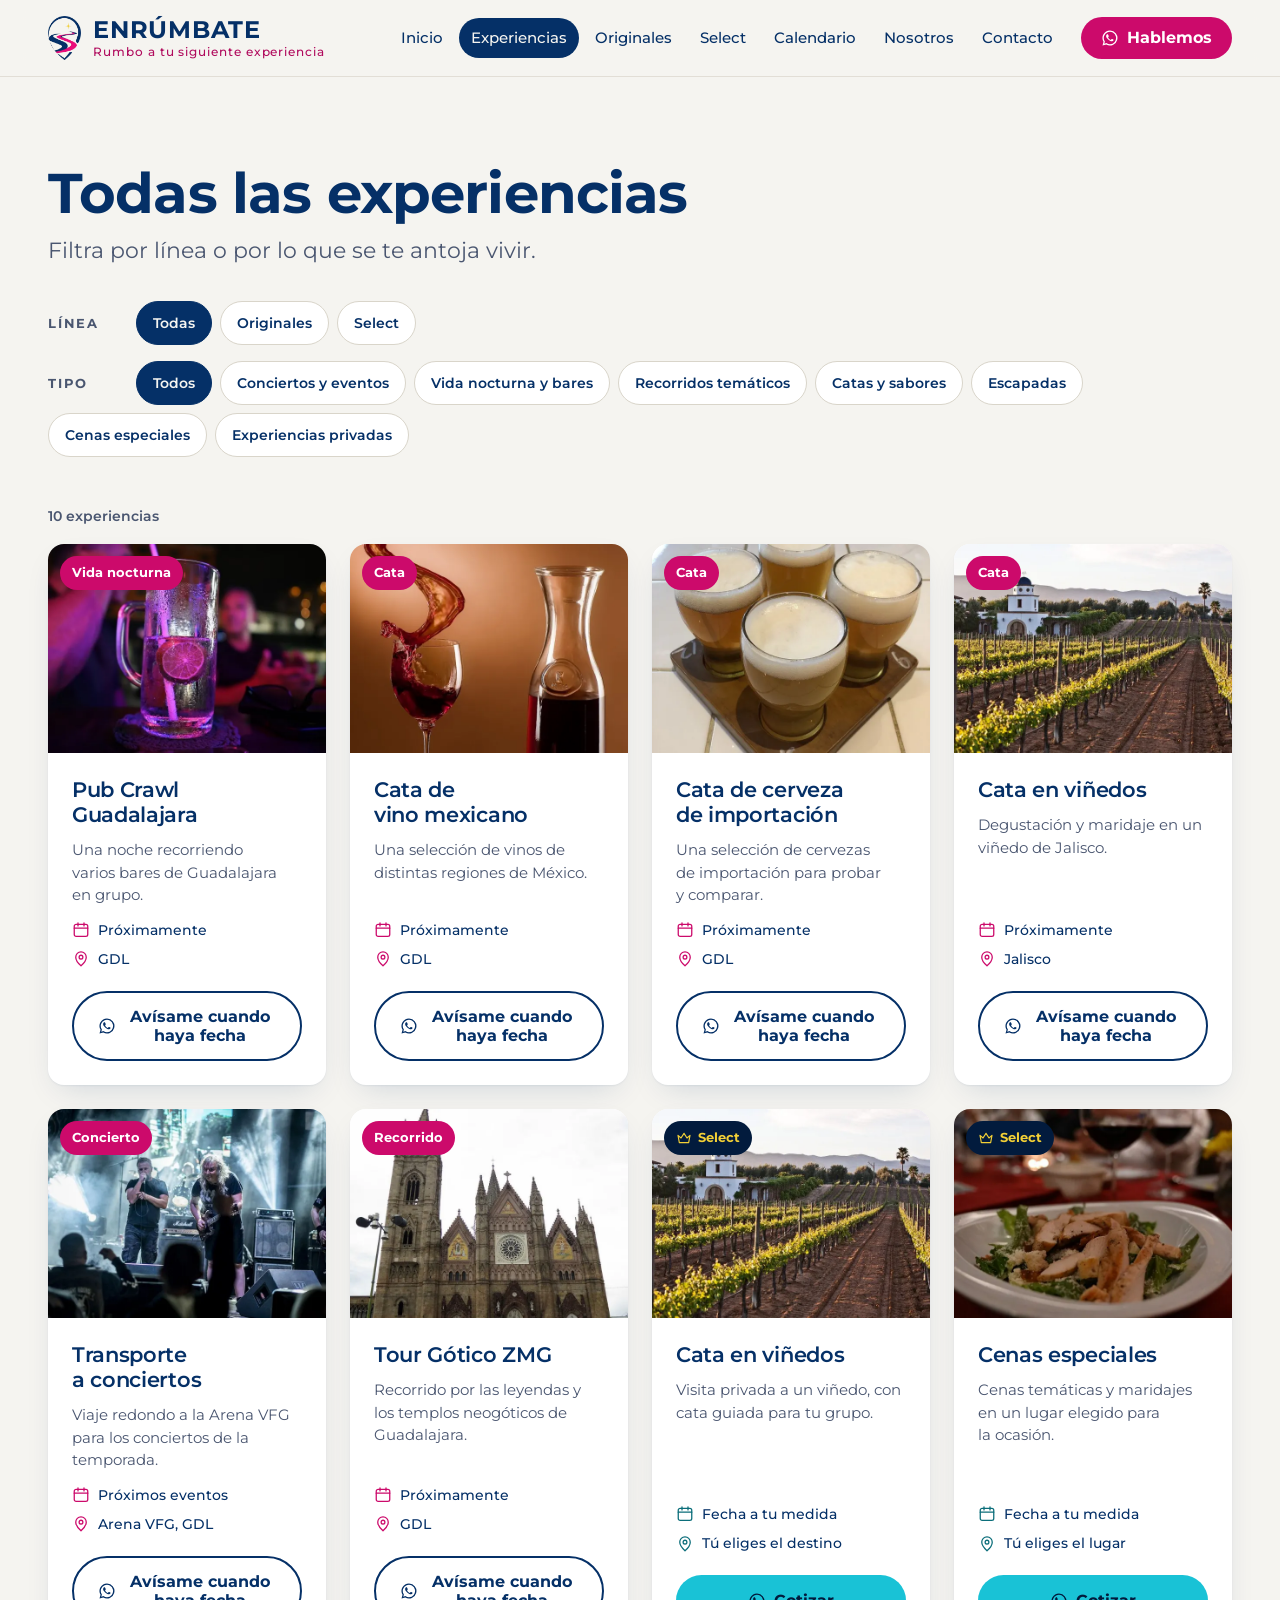
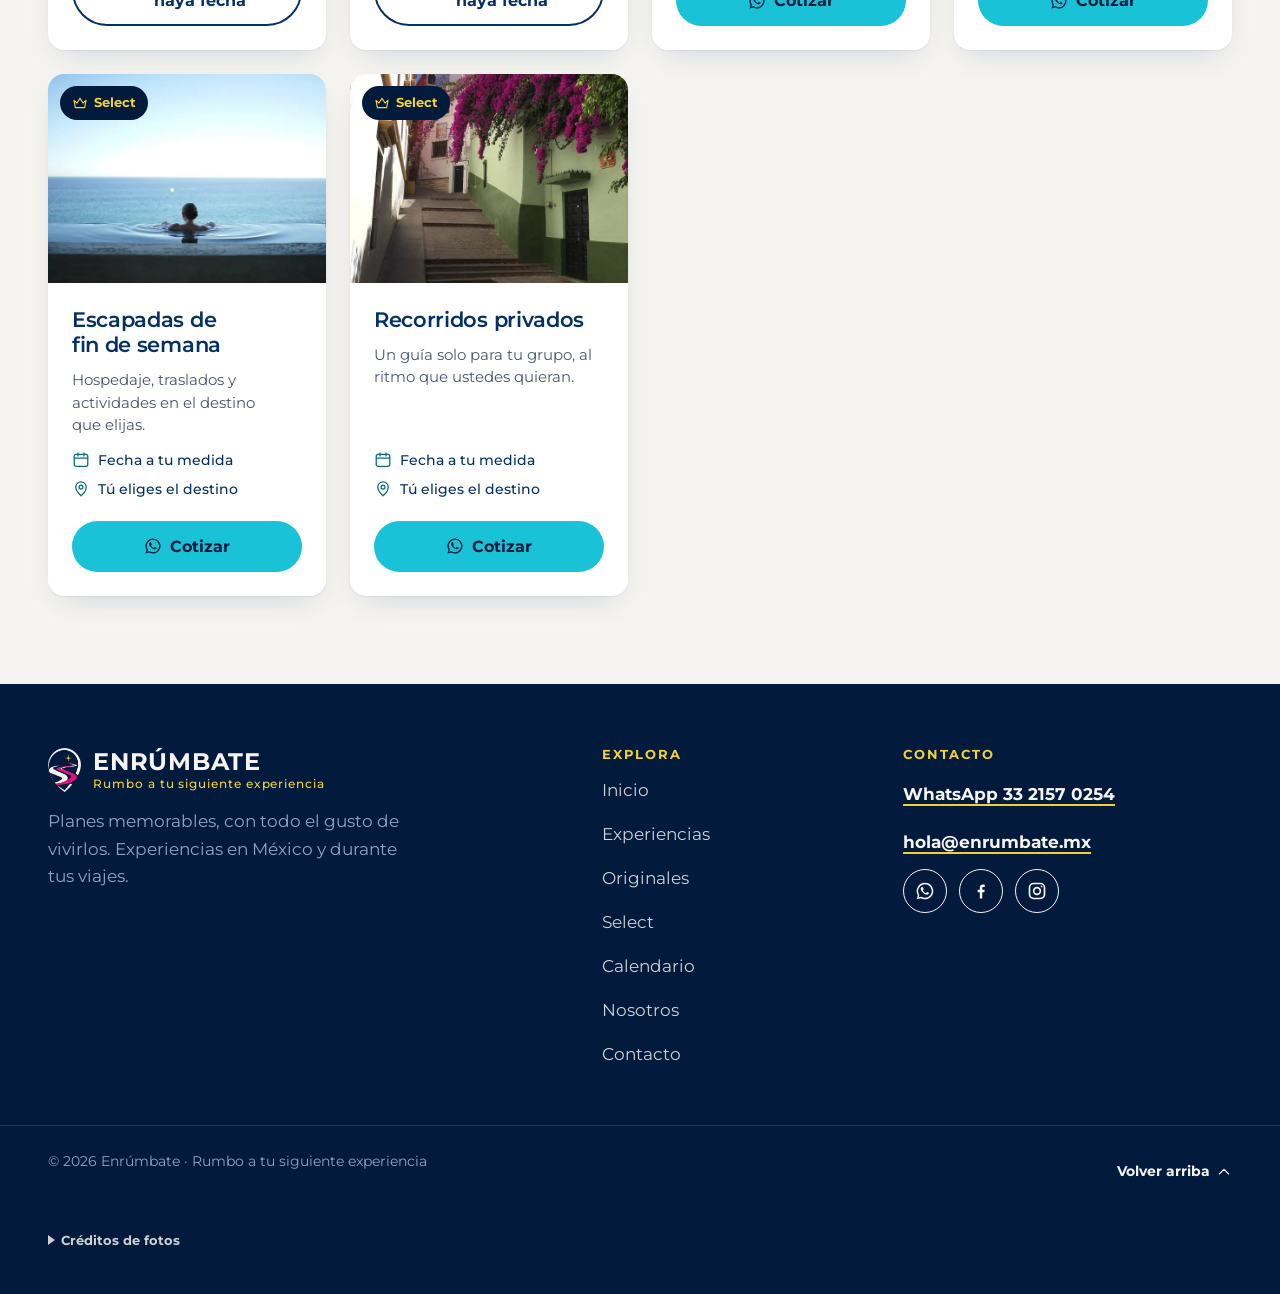
<file: experiencias.html>
<!doctype html>
<html lang="es-MX">
<head>
  <meta charset="utf-8">
  <meta name="viewport" content="width=device-width, initial-scale=1">
  <title>Experiencias · Enrúmbate</title>
  <meta name="description" content="Todas las experiencias de Enrúmbate: conciertos, vida nocturna, recorridos, catas, escapadas, cenas y experiencias privadas.">
  <meta name="theme-color" content="#F5F4F0">
  <meta property="og:type" content="website">
  <meta property="og:site_name" content="Enrúmbate">
  <meta property="og:locale" content="es_MX">
  <meta property="og:url" content="https://enrumbate.mx/experiencias.html">
  <meta property="og:title" content="Experiencias · Enrúmbate">
  <meta property="og:description" content="Todas las experiencias de Enrúmbate: conciertos, vida nocturna, recorridos, catas, escapadas, cenas y experiencias privadas.">
  <meta property="og:image" content="https://enrumbate.mx/assets/og-image.jpg">
  <meta property="og:image:width" content="1200">
  <meta property="og:image:height" content="630">
  <meta property="og:image:alt" content="Enrúmbate: Experiencias que te llevan más allá de un simple viaje. Calle de San Miguel de Allende con estrellas de papel.">
  <meta name="twitter:card" content="summary_large_image">
  <link rel="canonical" href="https://enrumbate.mx/experiencias.html">
  <link rel="icon" type="image/png" href="assets/logo-mark-sm.png">
  <link rel="apple-touch-icon" href="assets/apple-touch-icon.png">
  <link rel="preload" href="assets/fonts/montserrat-latin.woff2" as="font" type="font/woff2" crossorigin>
  <link rel="stylesheet" href="css/styles.css">
  <link rel="stylesheet" href="css/site.css">
</head>
<body id="top">
  <a class="sr-only skip-link" href="#contenido">Saltar al contenido</a>
  <div id="site-header" data-active="experiencias"></div>
  <noscript><nav class="container noscript-nav" aria-label="Navegación"><a href="inicio.html">Inicio</a><a href="experiencias.html">Experiencias</a><a href="calendario.html">Calendario</a><a href="contacto.html">Contacto</a><a href="https://wa.me/523321570254">WhatsApp 33 2157 0254</a></nav></noscript>
  <main id="contenido">

    <section class="section-tight" aria-labelledby="page-title">
      <div class="container">
        <div class="section-head section-head-tight">
          <div>
            <h1 id="page-title" class="page-title">Todas las experiencias</h1>
            <p>Filtra por línea o por lo que se te antoja vivir.</p>
          </div>
        </div>
        <div class="filters" role="group" aria-label="Filtros">
          <div class="filter-row" id="f-linea">
            <span class="lbl">Línea</span>
            <button class="chip-btn" data-linea="" aria-pressed="true">Todas</button>
            <button class="chip-btn originales" data-linea="originales" aria-pressed="false">Originales</button>
            <button class="chip-btn select" data-linea="select" aria-pressed="false">Select</button>
          </div>
          <div class="filter-row" id="f-cat"><span class="lbl">Tipo</span></div>
        </div>
        <h2 class="sr-only">Resultados</h2>
        <p class="results-count" id="exp-count" role="status"></p>
        <div class="exp-grid" id="exp-results"></div>
        <noscript><p class="empty">Para ver y filtrar las experiencias, activa JavaScript en tu navegador. También puedes preguntarnos por <a class="text-link" href="https://wa.me/523321570254">WhatsApp al 33 2157 0254</a>.</p></noscript>
        <p class="empty" id="exp-empty" hidden>Aún no hay experiencias de este tipo publicadas. <a class="text-link" href="https://wa.me/523321570254" data-wa="Hola Enrúmbate, busco una experiencia que no veo en la página">Pídenos una por WhatsApp</a>.</p>
      </div>
    </section>
  </main>
  <div id="site-footer"></div>
  <script src="js/data.js"></script>
  <script src="js/site.js"></script>
  <script>
  (function () {
    const params = new URLSearchParams(location.search);
    const state = { linea: params.get('linea') || '', cat: params.get('cat') || '' };
    if (!['originales', 'select'].includes(state.linea)) state.linea = '';
    const catRow = document.getElementById('f-cat');
    const used = [...new Set(ENR.experiencias.map(e => e.categoria))];
    const keys = Object.keys(ENR.categorias).filter(k => used.includes(k));
    if (!keys.includes(state.cat)) state.cat = '';
    catRow.insertAdjacentHTML('beforeend', `<button class="chip-btn" data-cat="" aria-pressed="false">Todos</button>` +
      keys.map(k => `<button class="chip-btn" data-cat="${k}" aria-pressed="false">${ENR.categorias[k].nombre}</button>`).join(''));
    const out = document.getElementById('exp-results'), empty = document.getElementById('exp-empty'), count = document.getElementById('exp-count');
    function render() {
      document.querySelectorAll('#f-linea .chip-btn').forEach(b => b.setAttribute('aria-pressed', b.dataset.linea === state.linea));
      document.querySelectorAll('#f-cat .chip-btn').forEach(b => b.setAttribute('aria-pressed', b.dataset.cat === state.cat));
      const list = ENR.experiencias.filter(e => ENRUI.vigente(e) && (!state.linea || e.linea === state.linea) && (!state.cat || e.categoria === state.cat)).sort(ENRUI.byDate);
      out.innerHTML = list.map(ENRUI.card).join('');
      empty.hidden = list.length > 0;
      count.textContent = list.length === 1 ? '1 experiencia' : `${list.length} experiencias`;
      const q = new URLSearchParams(); if (state.linea) q.set('linea', state.linea); if (state.cat) q.set('cat', state.cat);
      history.replaceState(null, '', location.pathname + (q.toString() ? '?' + q : ''));
    }
    document.querySelector('.filters').addEventListener('click', e => {
      const b = e.target.closest('.chip-btn'); if (!b) return;
      if ('linea' in b.dataset) state.linea = b.dataset.linea;
      if ('cat' in b.dataset) state.cat = b.dataset.cat;
      render();
    });
    render();
  })();
  </script>
</body>
</html>
</file>
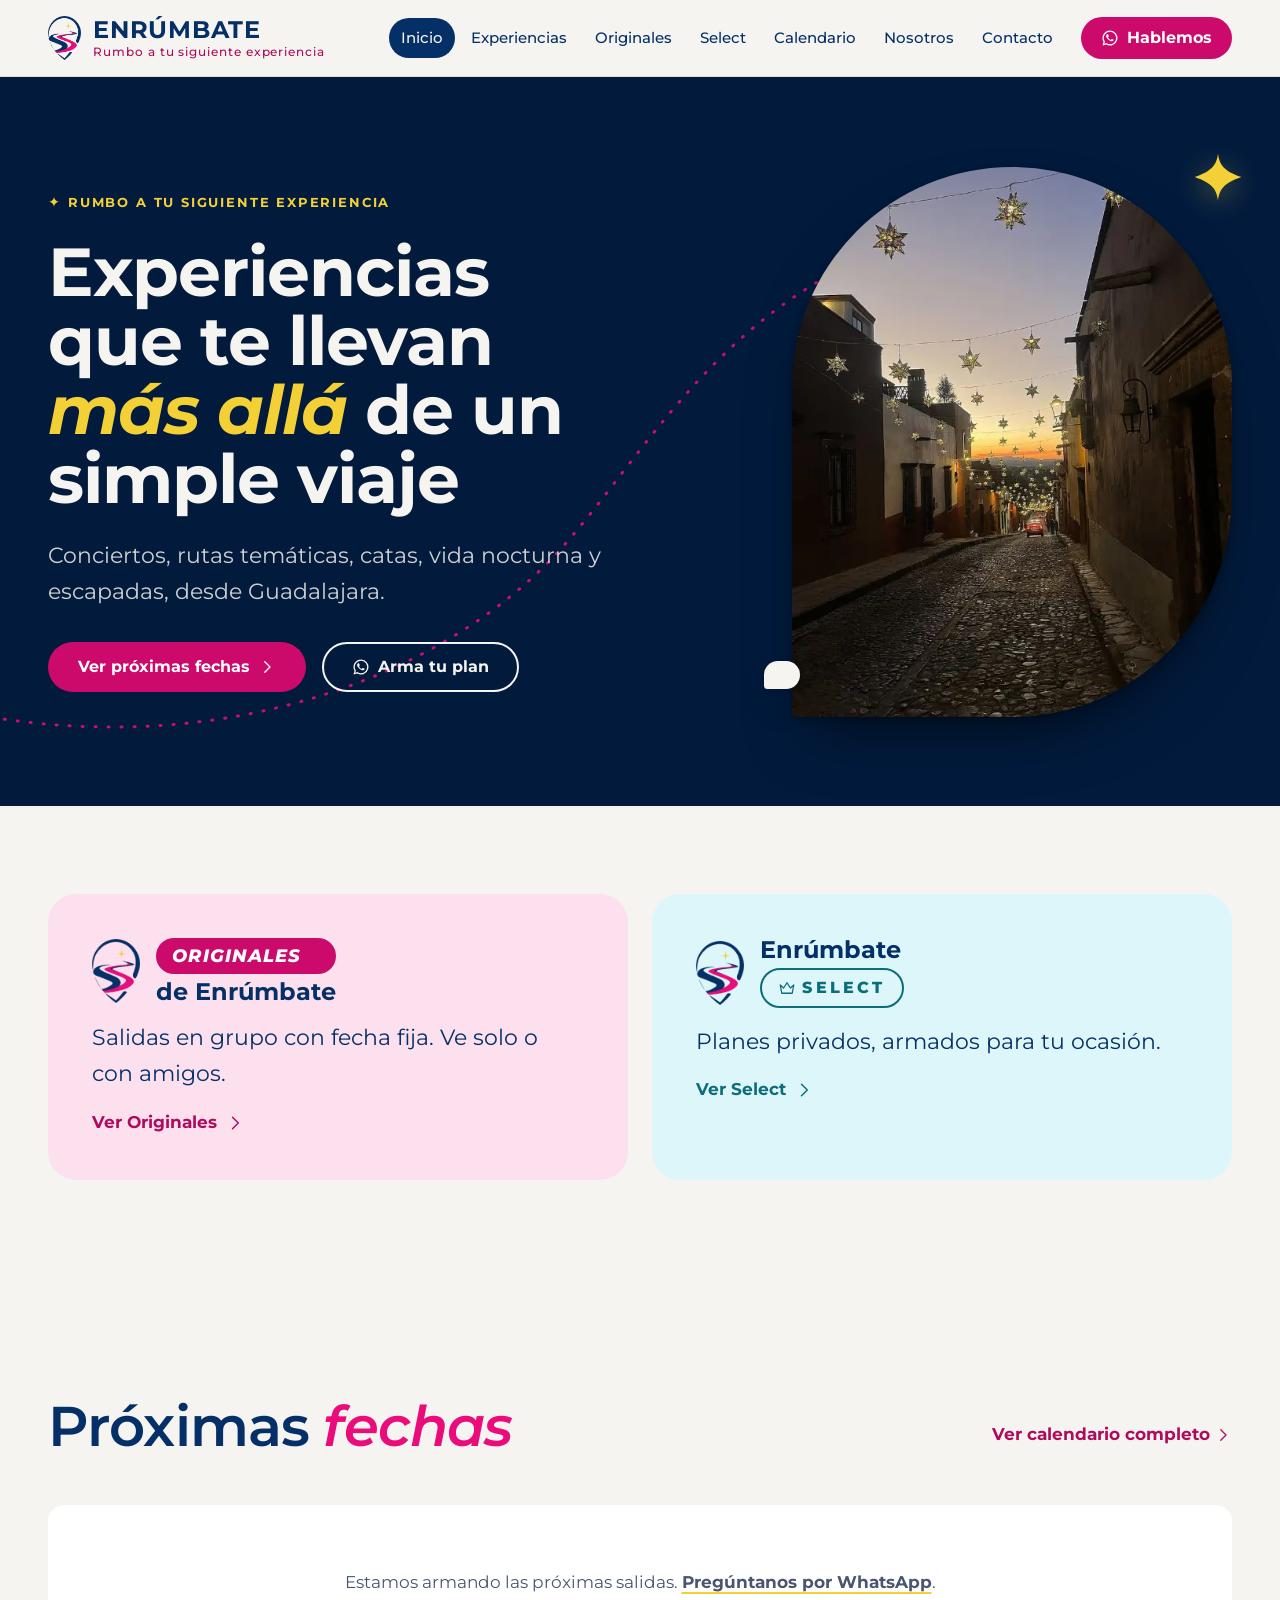
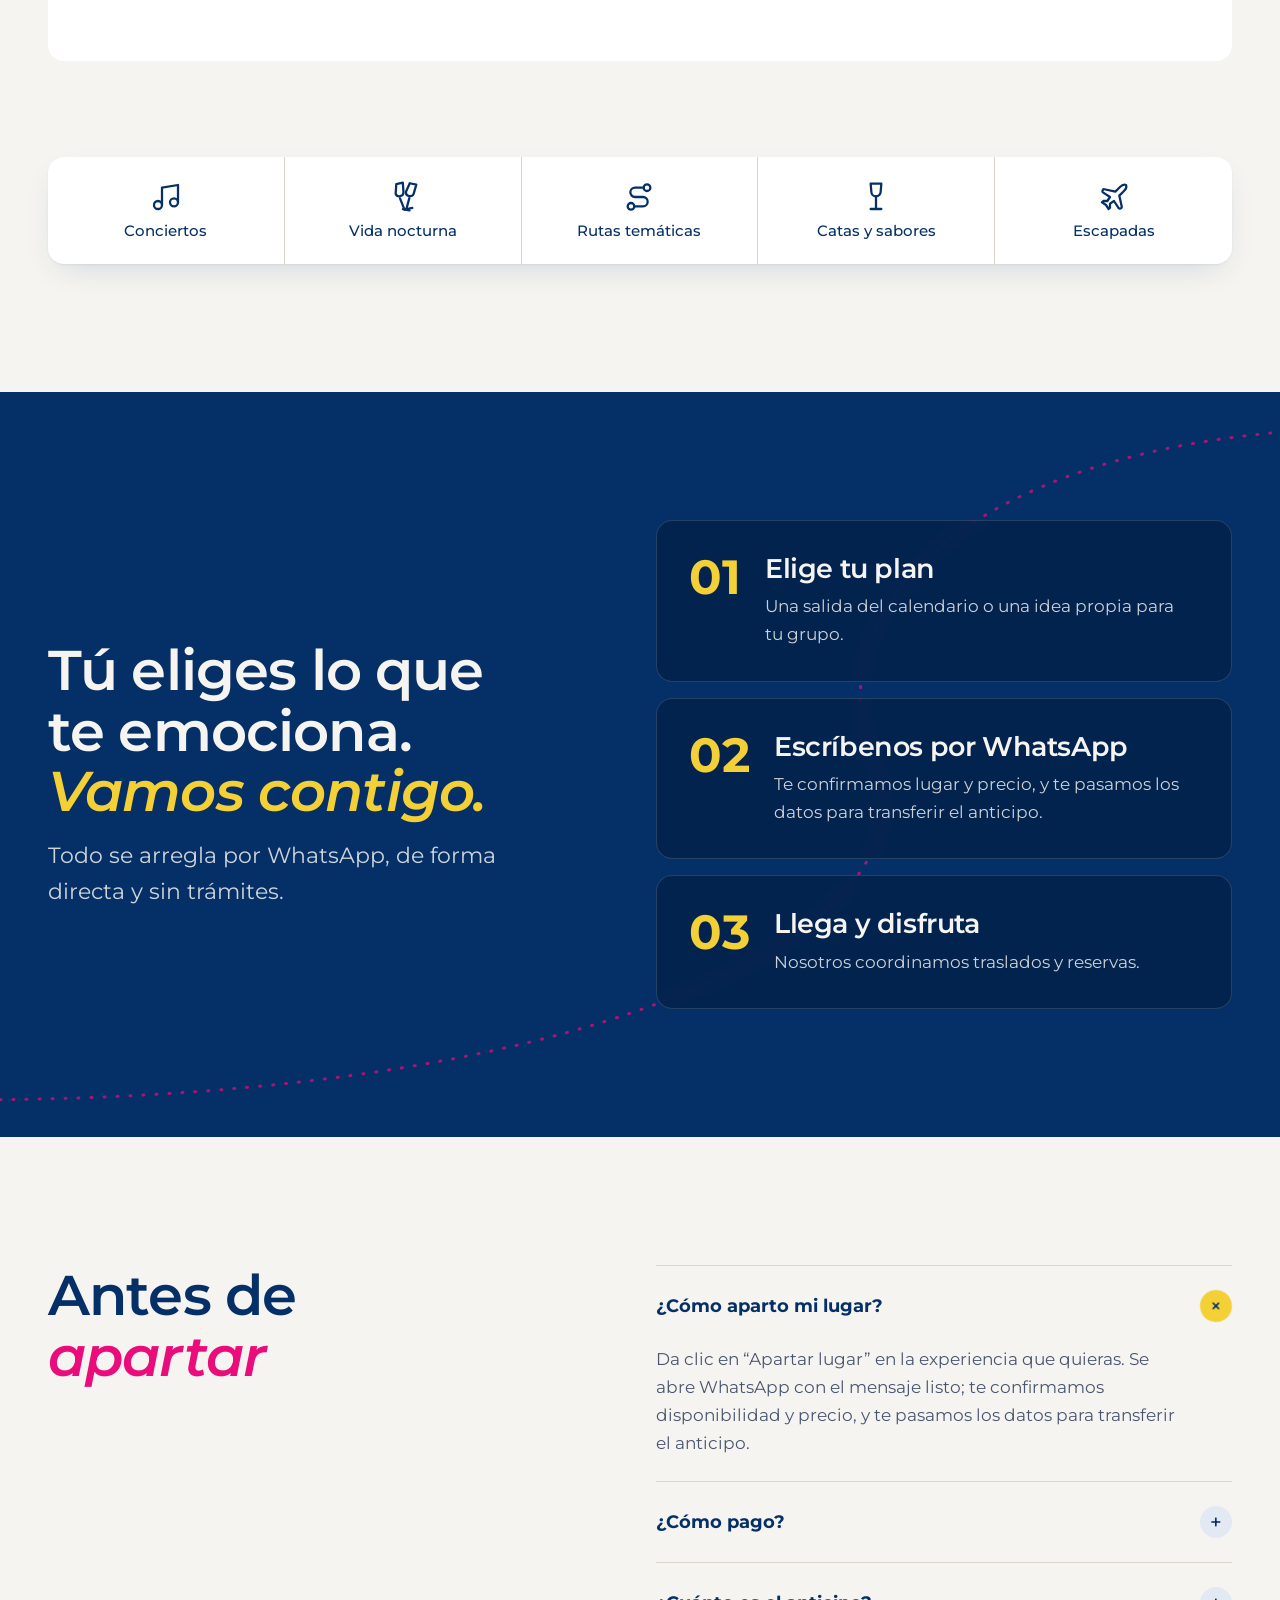
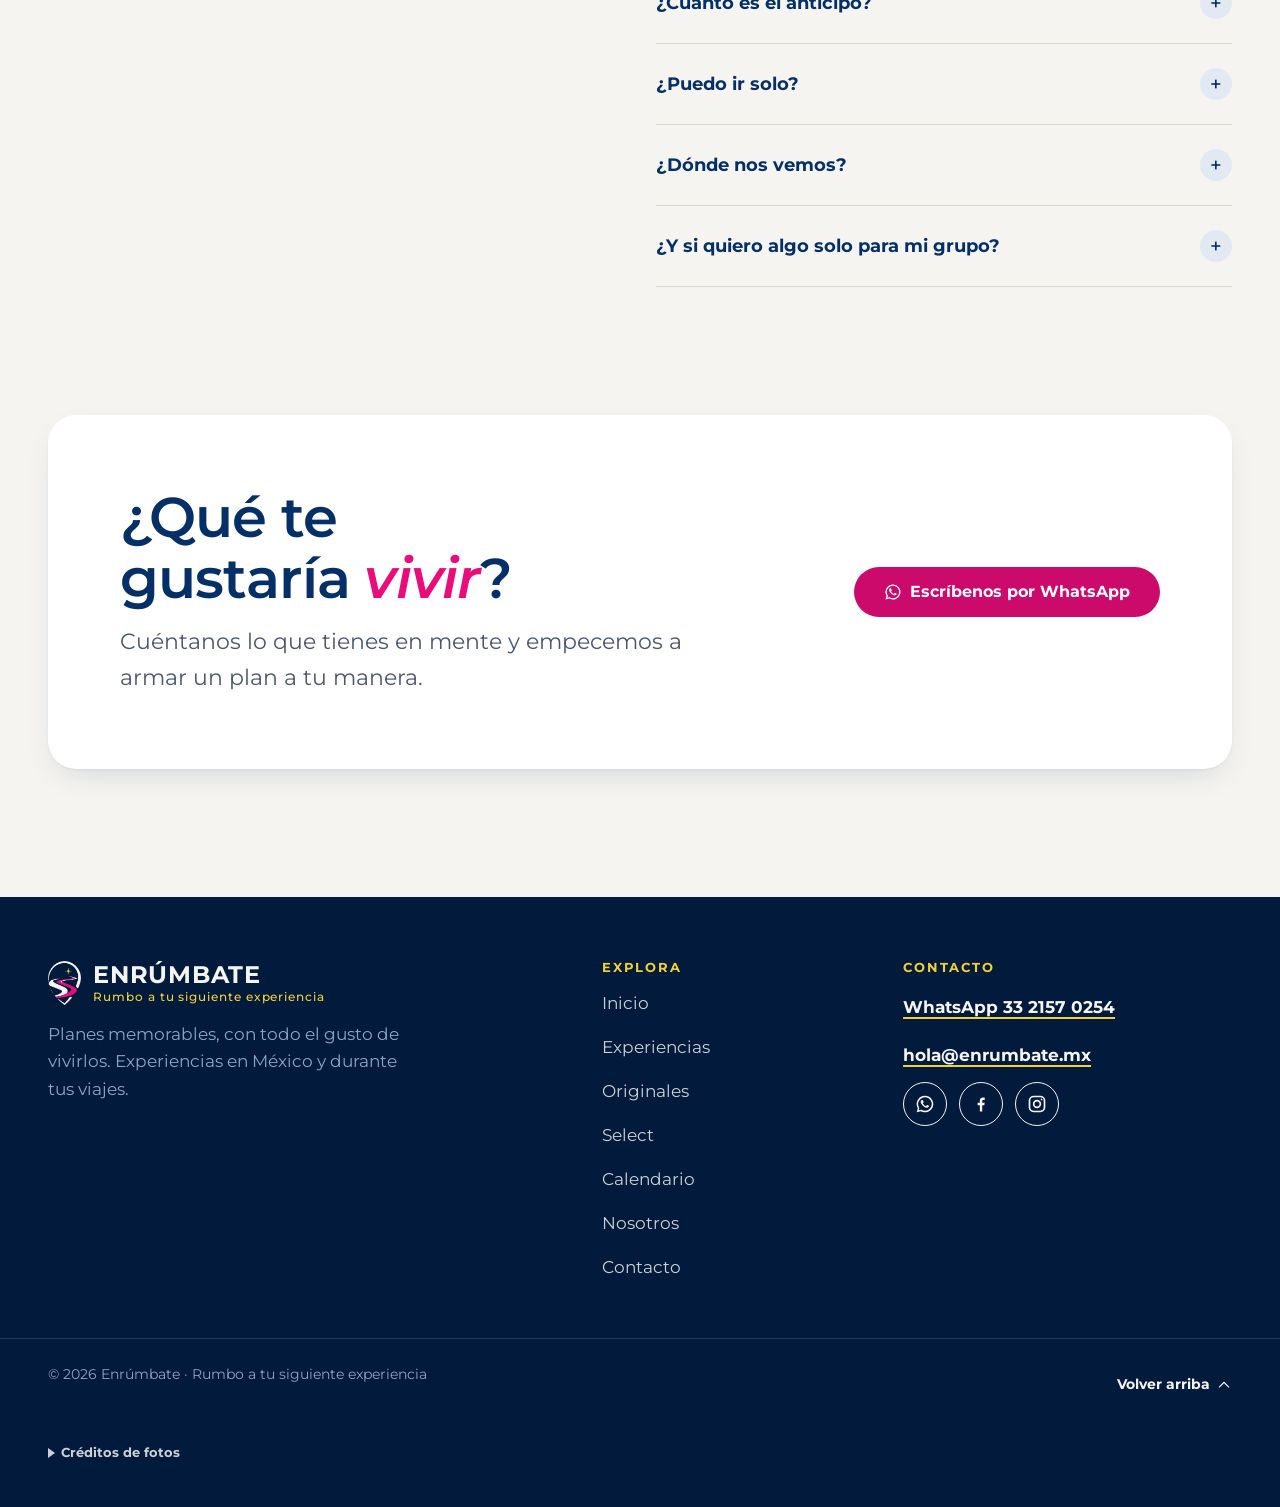
<file: inicio.html>
<!doctype html>
<html lang="es-MX">
<head>
  <meta charset="utf-8">
  <meta name="viewport" content="width=device-width, initial-scale=1">
  <title>Enrúmbate · Experiencias que te llevan más allá de un simple viaje</title>
  <meta name="description" content="Conciertos, rutas temáticas, catas, vida nocturna, escapadas y mucho más en Guadalajara, México y durante tus viajes. Rumbo a tu siguiente experiencia.">
  <meta name="theme-color" content="#F5F4F0">
  <meta property="og:type" content="website">
  <meta property="og:site_name" content="Enrúmbate">
  <meta property="og:locale" content="es_MX">
  <meta property="og:url" content="https://enrumbate.mx/inicio.html">
  <meta property="og:title" content="Enrúmbate · Experiencias que te llevan más allá de un simple viaje">
  <meta property="og:description" content="Conciertos, rutas temáticas, catas, vida nocturna, escapadas y mucho más. Rumbo a tu siguiente experiencia.">
  <meta property="og:image" content="https://enrumbate.mx/assets/og-image.jpg">
  <meta property="og:image:width" content="1200">
  <meta property="og:image:height" content="630">
  <meta property="og:image:alt" content="Enrúmbate: Experiencias que te llevan más allá de un simple viaje. Calle de San Miguel de Allende con estrellas de papel.">
  <meta name="twitter:card" content="summary_large_image">
  <link rel="canonical" href="https://enrumbate.mx/inicio.html">
  <link rel="icon" type="image/png" href="assets/logo-mark-sm.png">
  <link rel="apple-touch-icon" href="assets/apple-touch-icon.png">
  <link rel="preload" as="image" href="assets/img/hero.webp" imagesrcset="assets/img/hero-560.webp 560w, assets/img/hero.webp 880w" imagesizes="(min-width: 1024px) 440px, min(78vw, 360px)" fetchpriority="high">
  <link rel="preload" href="assets/fonts/montserrat-latin.woff2" as="font" type="font/woff2" crossorigin>
  <link rel="stylesheet" href="css/styles.css">
  <link rel="stylesheet" href="css/site.css">
</head>
<body id="top">
  <a class="sr-only skip-link" href="#contenido">Saltar al contenido</a>
  <div id="site-header" data-active="inicio"></div>
  <noscript><nav class="container noscript-nav" aria-label="Navegación"><a href="inicio.html">Inicio</a><a href="experiencias.html">Experiencias</a><a href="calendario.html">Calendario</a><a href="contacto.html">Contacto</a><a href="https://wa.me/523321570254">WhatsApp 33 2157 0254</a></nav></noscript>

  <main id="contenido">
    <!-- HERO (RET-10 · MAR-01 · MAR-02) -->
    <section class="hero-pin on-dark" aria-labelledby="hero-title">
      <svg class="hero-path" viewBox="0 0 1200 640" preserveAspectRatio="none" aria-hidden="true"><path d="M-20 560 C 220 600, 420 520, 520 420 S 700 140, 980 120"/></svg>
      <div class="container hero-pin-grid">
        <div class="hero-copy">
          <p class="eyebrow">Rumbo a tu siguiente experiencia</p>
          <h1 id="hero-title">Experiencias que te llevan <em>más allá</em> de un simple viaje</h1>
          <p class="lead">Conciertos, rutas temáticas, catas, vida nocturna y escapadas, desde Guadalajara.</p>
          <div class="actions">
            <a class="btn btn-primary" href="#prox-title">Ver próximas fechas <span data-icon="arrow" class="btn-icon"></span></a>
            <a class="btn btn-secondary" href="https://wa.me/523321570254" data-wa><span data-icon="wa" class="btn-icon"></span> Arma tu plan</a>
          </div>
        </div>
        <figure class="hero-figure">
          <img src="assets/img/hero.webp" srcset="assets/img/hero-560.webp 560w, assets/img/hero.webp 880w" sizes="(min-width: 1024px) 440px, min(78vw, 360px)" alt="Calle empedrada con estrellas de papel colgadas al atardecer" width="880" height="1100" fetchpriority="high">
          <span data-icon="spark" class="hero-star"></span>
          <a class="hero-next" id="hero-next" hidden></a>
        </figure>
      </div>
    </section>

    <!-- LÍNEAS -->
    <section class="section-tight" aria-label="Nuestras líneas de experiencias">
      <div class="container">
        <div class="lines">
          <a class="line-card originales" href="originales.html">
            <div class="line-lockup">
              <img src="assets/logo-mark.webp" alt="" width="48" height="64">
              <div class="lbl"><span class="line-pill originales">Originales</span><span class="of">de Enrúmbate</span></div>
            </div>
            <p>Salidas en grupo con fecha fija. Ve solo o con amigos.</p>
            <span class="go">Ver Originales <span data-icon="arrow"></span></span>
          </a>
          <a class="line-card select" href="select.html">
            <div class="line-lockup">
              <img src="assets/logo-mark.webp" alt="" width="48" height="64">
              <div class="lbl"><span class="of">Enrúmbate</span><span class="line-pill select"><span data-icon="crown" class="pill-ico"></span>Select</span></div>
            </div>
            <p>Planes privados, armados para tu ocasión.</p>
            <span class="go">Ver Select <span data-icon="arrow"></span></span>
          </a>
        </div>
      </div>
    </section>

    <!-- PRÓXIMAS (RET-12) -->
    <section class="section section-agenda" aria-labelledby="prox-title">
      <div class="container">
        <div class="section-head">
          <h2 id="prox-title">Próximas <em class="spark">fechas</em></h2>
          <a class="more" href="calendario.html">Ver calendario completo <span data-icon="arrow"></span></a>
        </div>
        <div class="exp-grid exp-grid-offset" data-exp-list data-inicio="true" data-con-fecha="true" data-orden="fecha" data-limit="4" data-vacio="Estamos armando las próximas salidas."></div>
        <noscript><p class="empty">Para ver las experiencias, activa JavaScript en tu navegador. También puedes preguntarnos por <a class="text-link" href="https://wa.me/523321570254">WhatsApp al 33 2157 0254</a>.</p></noscript>
        <div class="strip-inner strip-cats" data-cat-strip data-cats="conciertos,nocturna,recorridos,catas,escapadas" aria-label="Explorar por tipo"></div>
      </div>
    </section>

    <!-- CÓMO FUNCIONA (RET-13 · COM-07 · COM-08) -->
    <section class="section band-dark on-dark process" aria-labelledby="proc-title">
      <svg class="band-path" viewBox="0 0 1200 800" preserveAspectRatio="none" aria-hidden="true"><path d="M1240 40 C 900 60, 760 240, 820 400 S 600 760, -40 760"/></svg>
      <div class="container process-grid">
        <div class="process-intro">
          <h2 id="proc-title">Tú eliges lo que te emociona. <em class="spark">Vamos contigo.</em></h2>
          <p>Todo se arregla por WhatsApp, de forma directa y sin trámites.</p>
        </div>
        <ol class="steps steps-vertical">
          <li><span class="step-num">01</span><div><h3>Elige tu plan</h3><p>Una salida del calendario o una idea propia para tu grupo.</p></div></li>
          <li><span class="step-num">02</span><div><h3>Escríbenos por WhatsApp</h3><p>Te confirmamos lugar y precio, y te pasamos los datos para transferir el anticipo.</p></div></li>
          <li><span class="step-num">03</span><div><h3>Llega y disfruta</h3><p>Nosotros coordinamos traslados y reservas.</p></div></li>
        </ol>
      </div>
    </section>

    <!-- PREGUNTAS -->
    <section class="section" aria-labelledby="faq-title">
      <div class="container faq-grid">
        <h2 id="faq-title">Antes de <em class="spark">apartar</em></h2>
        <div class="faq">
          <details open><summary>¿Cómo aparto mi lugar?</summary><p>Da clic en “Apartar lugar” en la experiencia que quieras. Se abre WhatsApp con el mensaje listo; te confirmamos disponibilidad y precio, y te pasamos los datos para transferir el anticipo.</p></details>
          <details><summary>¿Cómo pago?</summary><p>Por ahora, por transferencia bancaria. Te pasamos los datos por WhatsApp.</p></details>
          <details><summary>¿Cuánto es el anticipo?</summary><p>Depende de la experiencia y te lo decimos antes de pagar. Para ¡Rumbo a Morat! apartas con $250 por persona.</p></details>
          <details><summary>¿Puedo ir solo?</summary><p>Sí. Las Originales son salidas en grupo y puedes apartar desde un lugar.</p></details>
          <details><summary>¿Dónde nos vemos?</summary><p>Cada experiencia tiene su punto de encuentro. Para ¡Rumbo a Morat! hay tres puntos de abordaje: Gran Terraza Oblatos, Parque Rojo y Centro Sur.</p></details>
          <details><summary>¿Y si quiero algo solo para mi grupo?</summary><p>Para eso está <a class="text-link" href="select.html">Enrúmbate Select</a>: tú eliges fecha, destino y compañía, y lo armamos contigo.</p></details>
        </div>
      </div>
    </section>

    <!-- CTA (RET-14) -->
    <section class="section section-flush-top" aria-labelledby="cta-title">
      <div class="container">
        <div class="cta-card">
          <div>
            <h2 id="cta-title">¿Qué te gustaría <em class="spark">vivir</em>?</h2>
            <p>Cuéntanos lo que tienes en mente y empecemos a armar un plan a tu manera.</p>
          </div>
          <div class="actions">
            <a class="btn btn-primary" href="https://wa.me/523321570254" data-wa><span data-icon="wa" class="btn-icon"></span> Escríbenos por WhatsApp</a>
          </div>
        </div>
      </div>
    </section>
  </main>

  <div id="site-footer"></div>
  <script src="js/data.js"></script>
  <script src="js/site.js"></script>
  <script>
  (function () {
    // Próxima salida sobre la foto del pin
    const e = ENR.experiencias.filter(x => x.linea === 'originales' && x.fecha && ENRUI.vigente(x)).sort(ENRUI.byDate)[0];
    const a = document.getElementById('hero-next');
    if (!e || !a) return;
    a.href = 'calendario.html';
    a.innerHTML = `<small>Próxima salida</small><b>${ENRUI.esc(e.titulo)}</b><span>${ENRUI.esc(e.fechaTexto)}</span>`;
    a.hidden = false;
  })();
  </script>
</body>
</html>
</file>
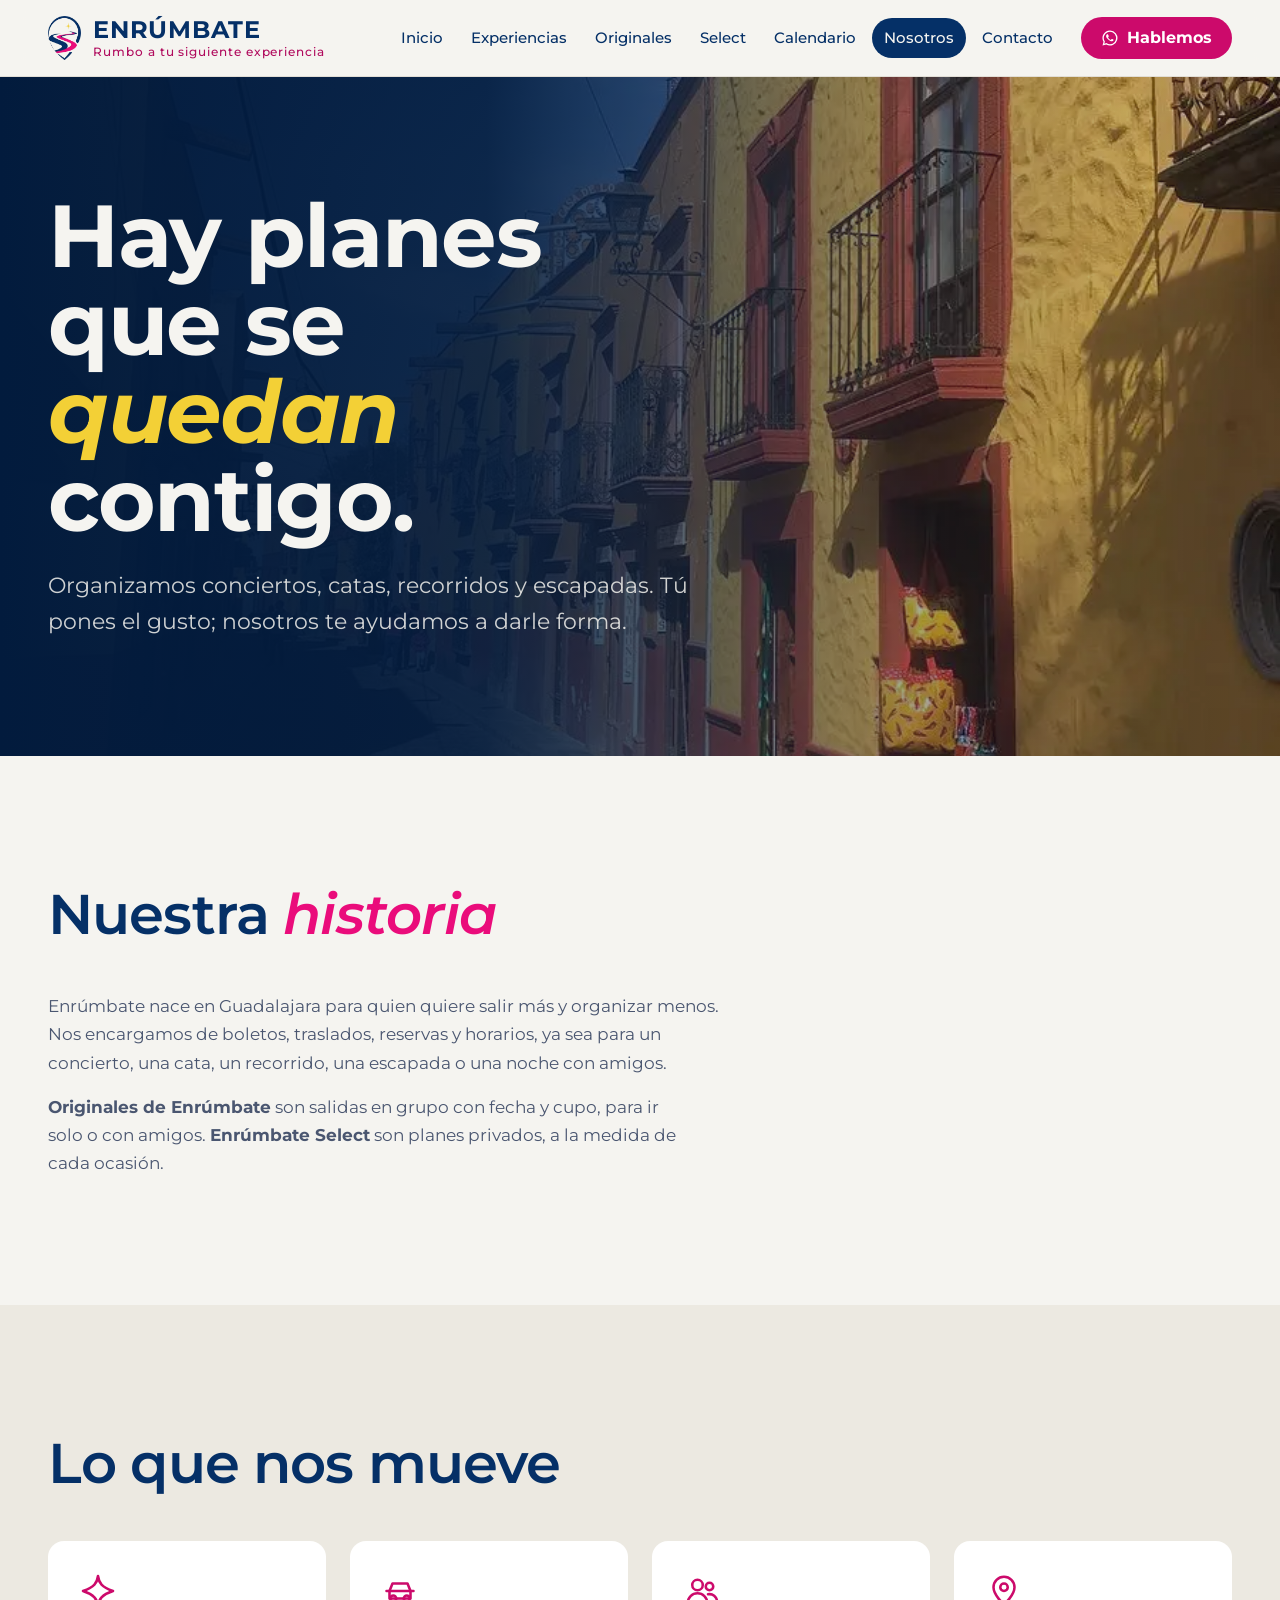
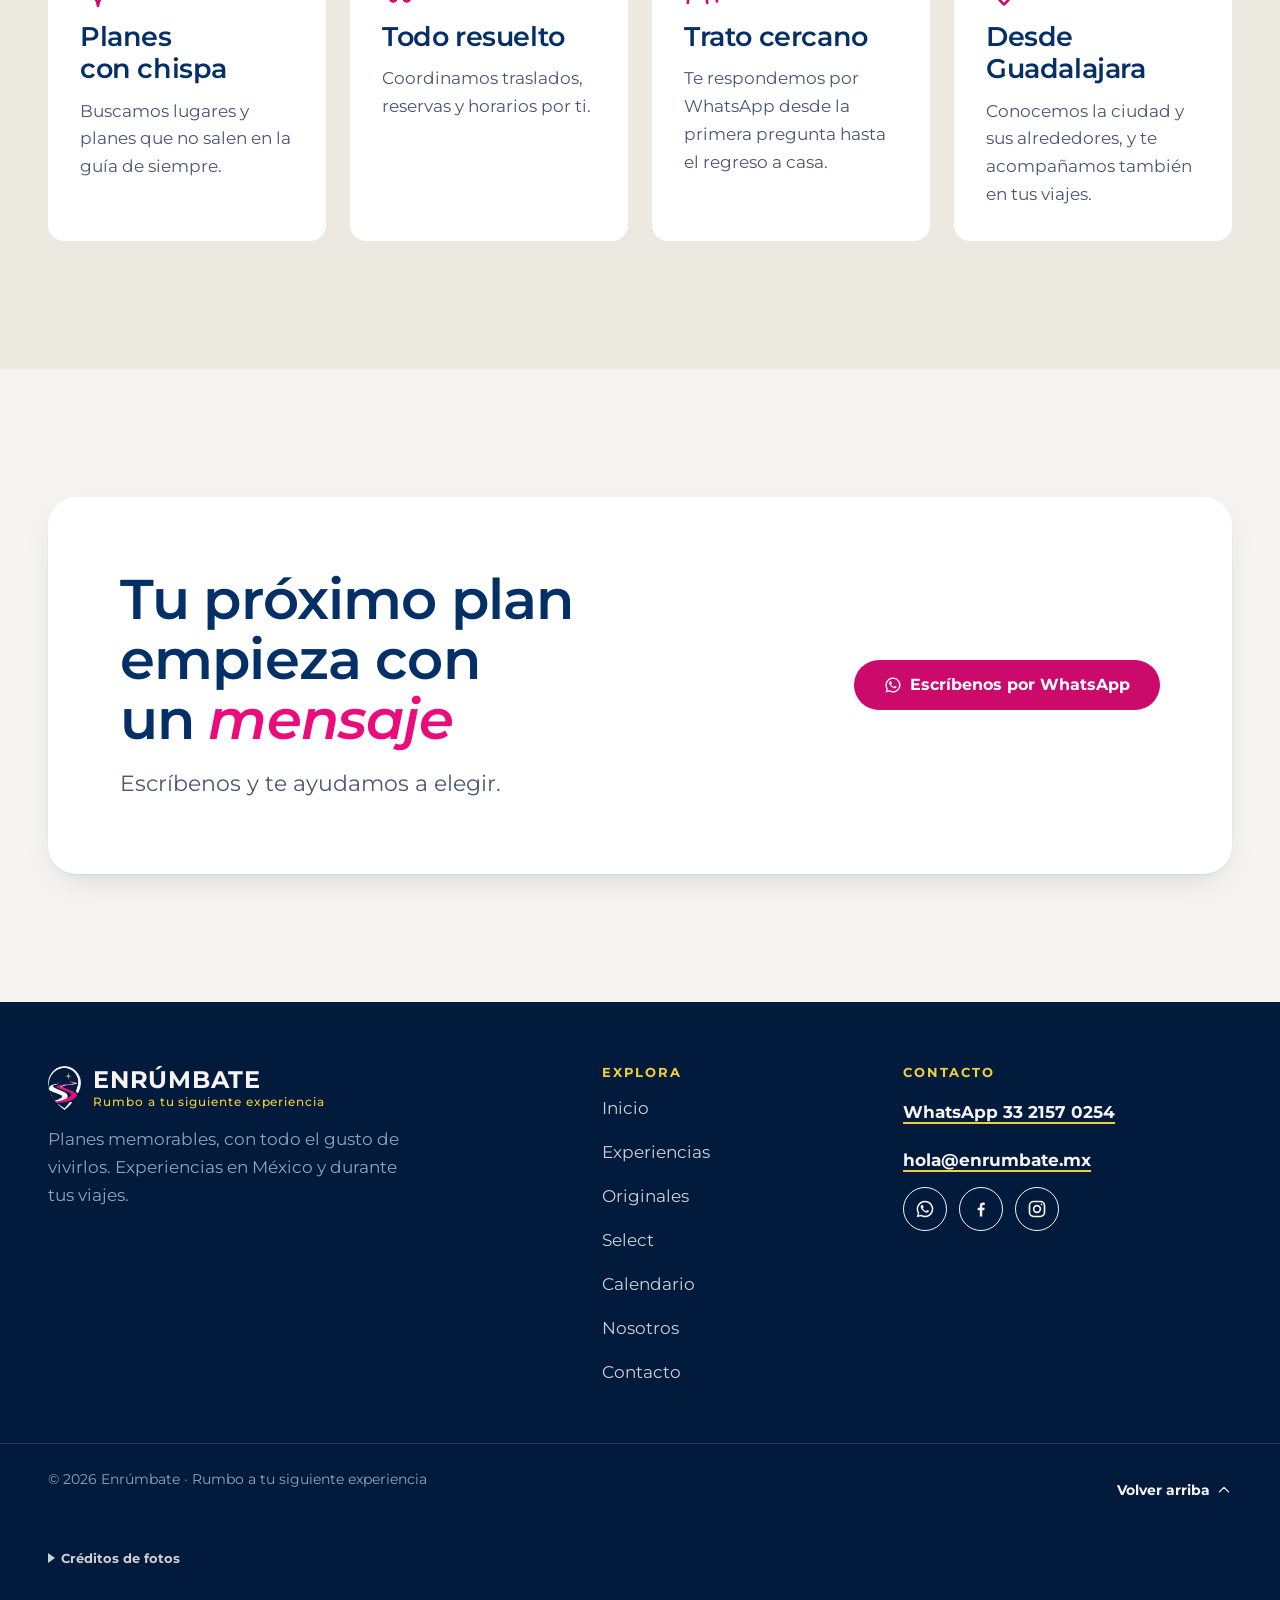
<file: nosotros.html>
<!doctype html>
<html lang="es-MX">
<head>
  <meta charset="utf-8">
  <meta name="viewport" content="width=device-width, initial-scale=1">
  <title>Nosotros · Enrúmbate</title>
  <meta name="description" content="Somos Enrúmbate: diseñamos experiencias para vivir más allá de un simple viaje en Guadalajara, México y durante tus viajes.">
  <meta name="theme-color" content="#F5F4F0">
  <meta property="og:type" content="website">
  <meta property="og:site_name" content="Enrúmbate">
  <meta property="og:locale" content="es_MX">
  <meta property="og:url" content="https://enrumbate.mx/nosotros.html">
  <meta property="og:title" content="Nosotros · Enrúmbate">
  <meta property="og:description" content="Somos Enrúmbate: diseñamos experiencias para vivir más allá de un simple viaje en Guadalajara, México y durante tus viajes.">
  <meta property="og:image" content="https://enrumbate.mx/assets/og-image.jpg">
  <meta property="og:image:width" content="1200">
  <meta property="og:image:height" content="630">
  <meta property="og:image:alt" content="Enrúmbate: Experiencias que te llevan más allá de un simple viaje. Calle de San Miguel de Allende con estrellas de papel.">
  <meta name="twitter:card" content="summary_large_image">
  <link rel="canonical" href="https://enrumbate.mx/nosotros.html">
  <link rel="icon" type="image/png" href="assets/logo-mark-sm.png">
  <link rel="apple-touch-icon" href="assets/apple-touch-icon.png">
  <link rel="preload" as="image" href="assets/img/cultura.webp" imagesrcset="assets/img/cultura-600.webp 600w, assets/img/cultura.webp 900w" imagesizes="100vw" fetchpriority="high">
  <link rel="preload" href="assets/fonts/montserrat-latin.woff2" as="font" type="font/woff2" crossorigin>
  <link rel="stylesheet" href="css/styles.css">
  <link rel="stylesheet" href="css/site.css">
</head>
<body id="top">
  <a class="sr-only skip-link" href="#contenido">Saltar al contenido</a>
  <div id="site-header" data-active="nosotros"></div>
  <noscript><nav class="container noscript-nav" aria-label="Navegación"><a href="inicio.html">Inicio</a><a href="experiencias.html">Experiencias</a><a href="calendario.html">Calendario</a><a href="contacto.html">Contacto</a><a href="https://wa.me/523321570254">WhatsApp 33 2157 0254</a></nav></noscript>
  <main id="contenido">

    <section class="hero-dark hero-home on-dark" aria-labelledby="hero-title">
      <div class="hero-bg"><img src="assets/img/cultura.webp" srcset="assets/img/cultura-600.webp 600w, assets/img/cultura.webp 900w" sizes="100vw" alt="" fetchpriority="high"></div>
      <div class="container">
        <div class="hero-inner">
          <h1 id="hero-title">Hay planes que se <em>quedan</em> contigo.</h1>
          <p class="lead">Organizamos conciertos, catas, recorridos y escapadas. Tú pones el gusto; nosotros te ayudamos a darle forma.</p>
        </div>
      </div>
    </section>

    <section class="section" aria-labelledby="story-title">
      <div class="container">
        <div class="section-head">
          <div>
            <h2 id="story-title">Nuestra <em class="spark">historia</em></h2>
          </div>
        </div>
        <div class="prose">
          <p>Enrúmbate nace en Guadalajara para quien quiere salir más y organizar menos. Nos encargamos de boletos, traslados, reservas y horarios, ya sea para un concierto, una cata, un recorrido, una escapada o una noche con amigos.</p>
          <p><strong>Originales de Enrúmbate</strong> son salidas en grupo con fecha y cupo, para ir solo o con amigos. <strong>Enrúmbate Select</strong> son planes privados, a la medida de cada ocasión.</p>
        </div>
      </div>
    </section>

    <section class="section band-alt" aria-labelledby="val-title">
      <div class="container">
        <div class="section-head"><div><h2 id="val-title">Lo que nos mueve</h2></div></div>
        <div class="values">
          <div class="value"><span data-icon="spark"></span><h3>Planes con chispa</h3><p>Buscamos lugares y planes que no salen en la guía de siempre.</p></div>
          <div class="value"><span data-icon="car"></span><h3>Todo resuelto</h3><p>Coordinamos traslados, reservas y horarios por ti.</p></div>
          <div class="value"><span data-icon="people"></span><h3>Trato cercano</h3><p>Te respondemos por WhatsApp desde la primera pregunta hasta el regreso a casa.</p></div>
          <div class="value"><span data-icon="pin"></span><h3>Desde Guadalajara</h3><p>Conocemos la ciudad y sus alrededores, y te acompañamos también en tus viajes.</p></div>
        </div>
      </div>
    </section>

    <section class="section" aria-labelledby="cta-title">
      <div class="container">
        <div class="cta-card">
          <div>
            <h2 id="cta-title">Tu próximo plan empieza con un <em class="spark">mensaje</em></h2>
            <p>Escríbenos y te ayudamos a elegir.</p>
          </div>
          <div class="actions">
            <a class="btn btn-primary" href="https://wa.me/523321570254" data-wa="Hola Enrúmbate, quiero conocer sus experiencias"><span data-icon="wa" class="btn-icon"></span> Escríbenos por WhatsApp</a>
          </div>
        </div>
      </div>
    </section>
  </main>
  <div id="site-footer"></div>
  <script src="js/data.js"></script>
  <script src="js/site.js"></script>
</body>
</html>
</file>
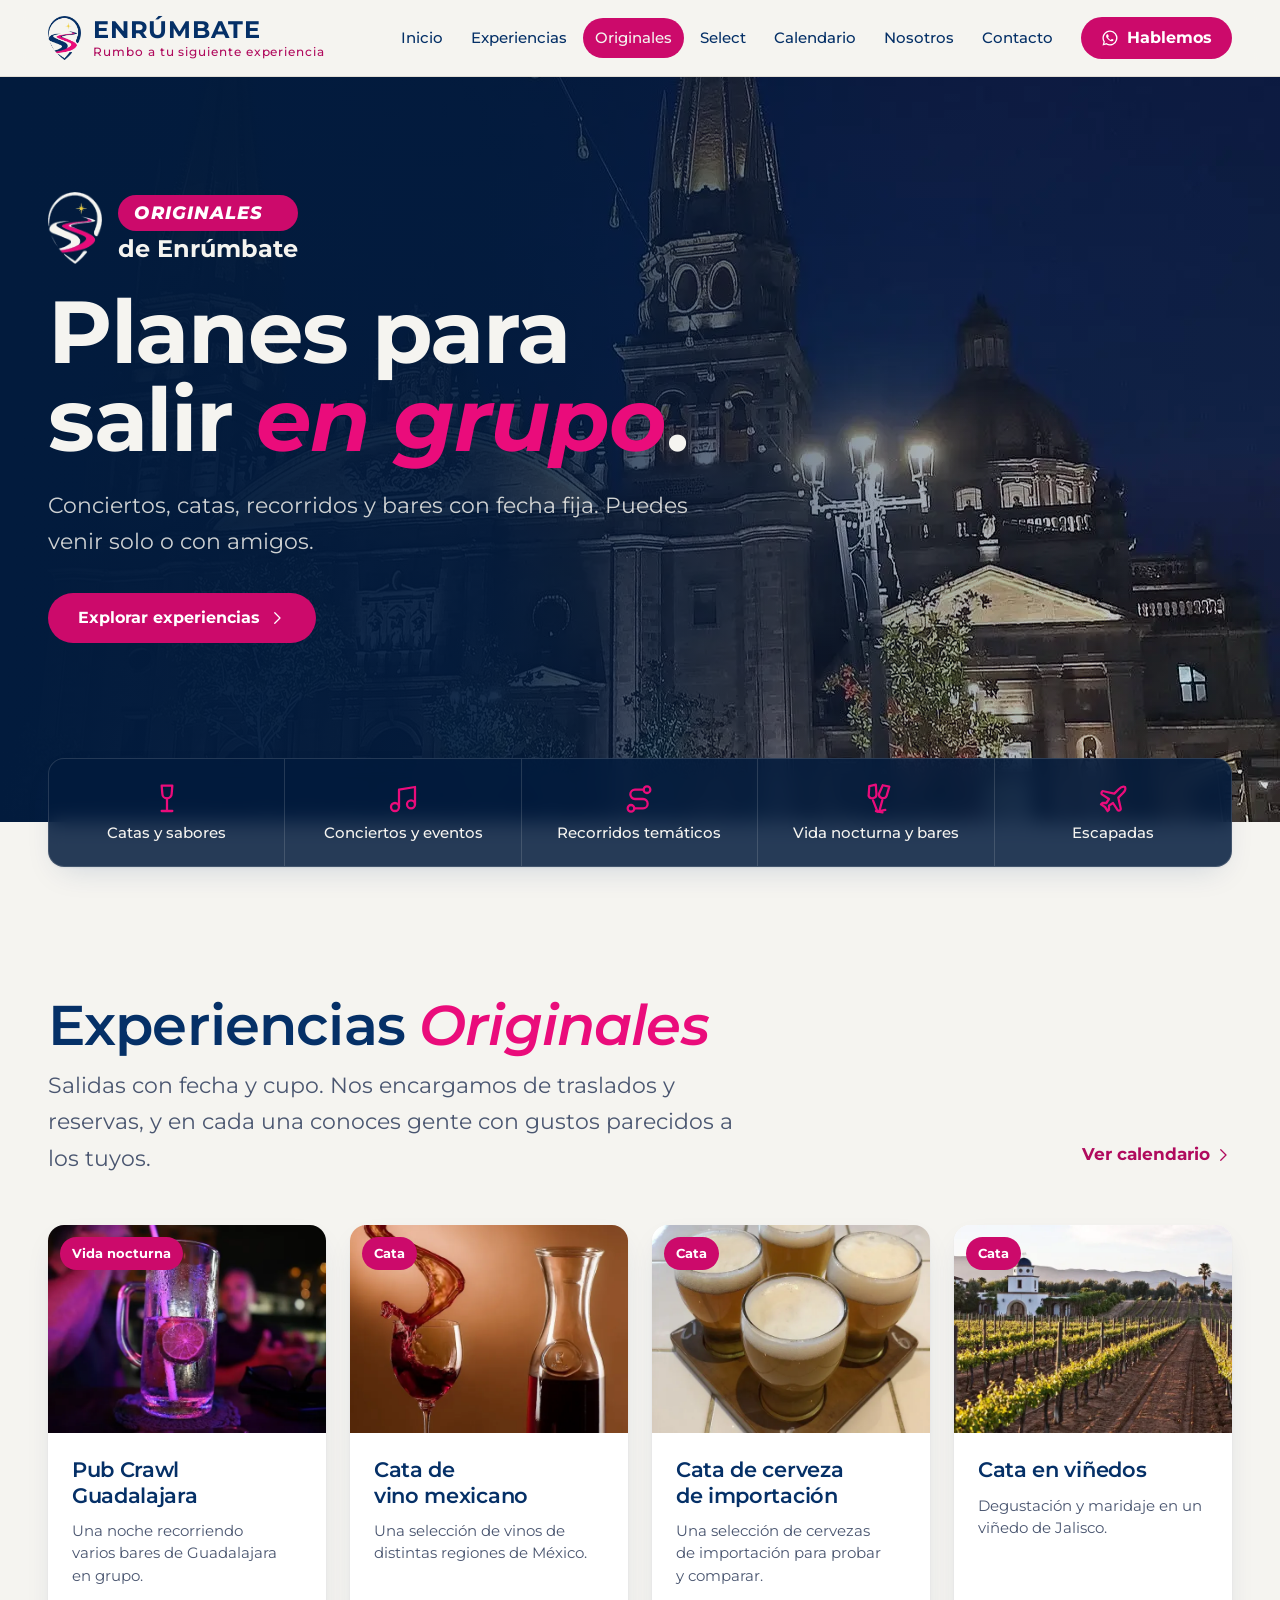
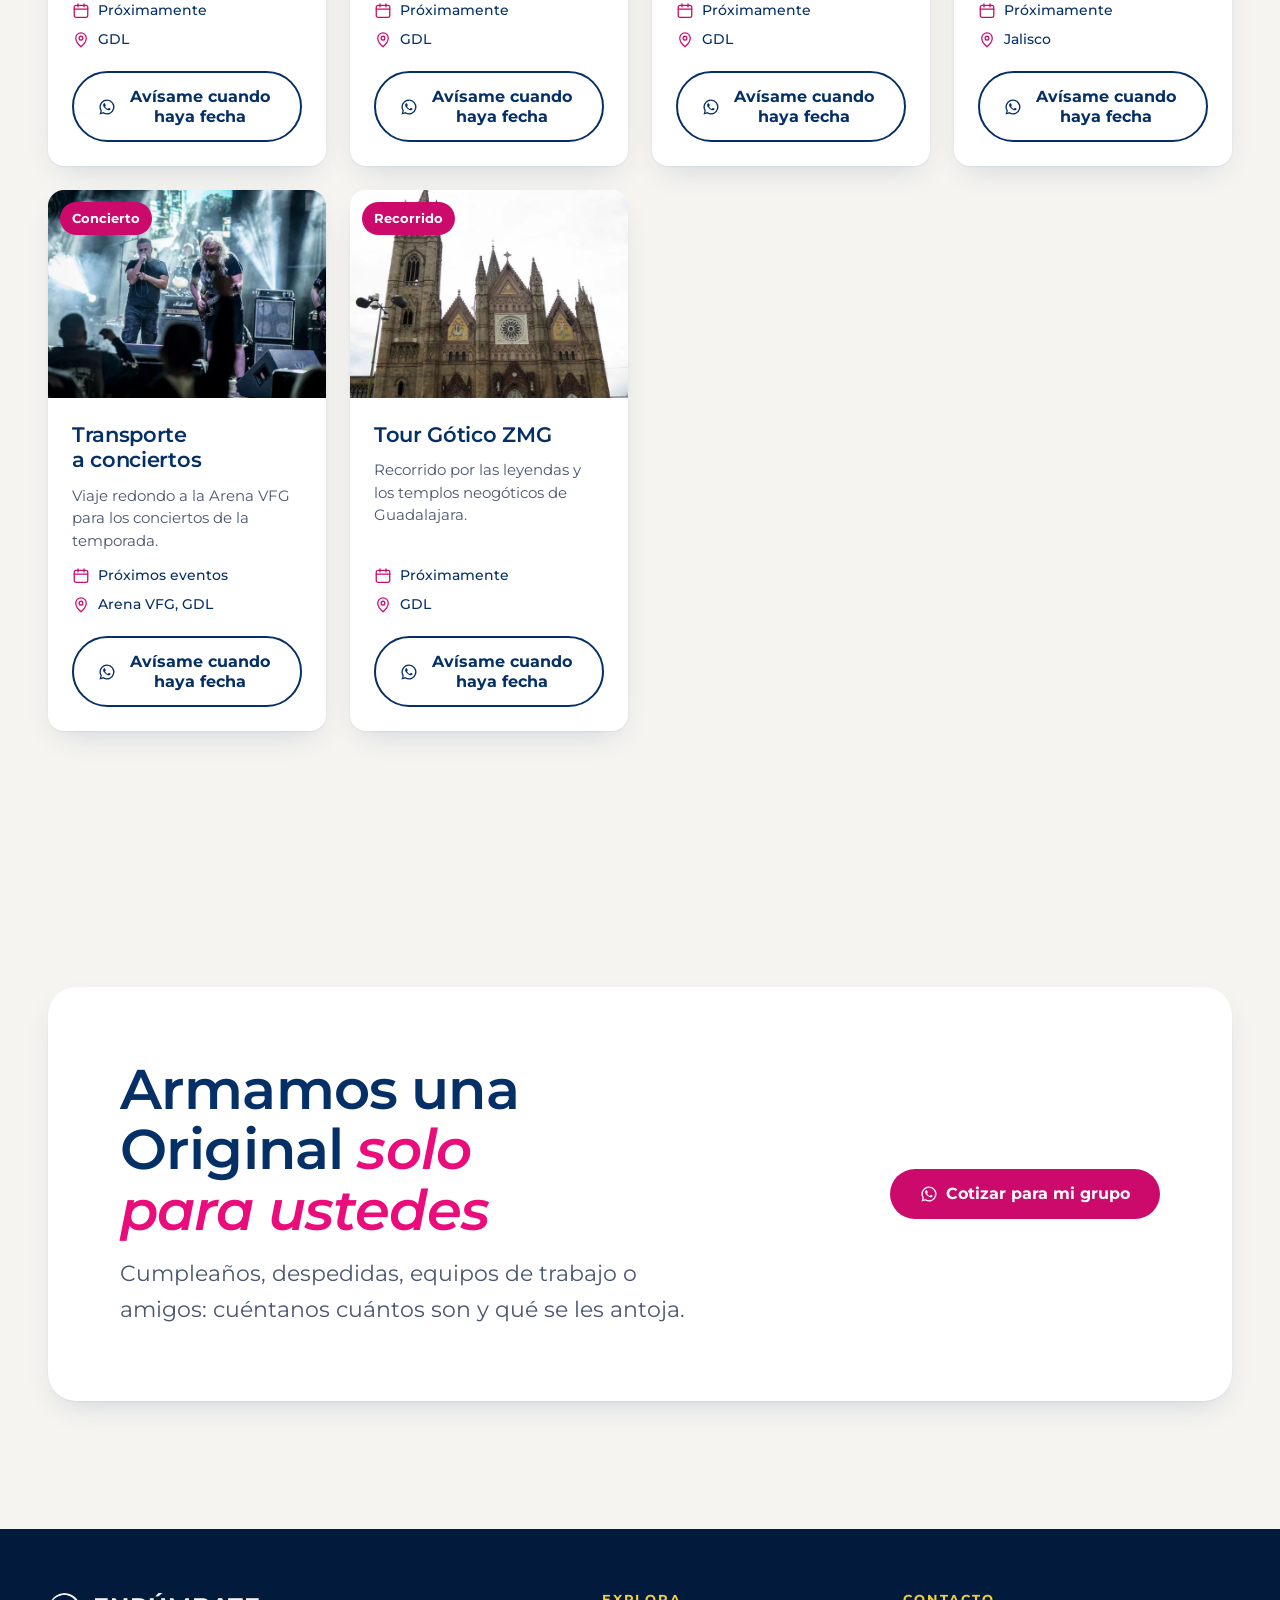
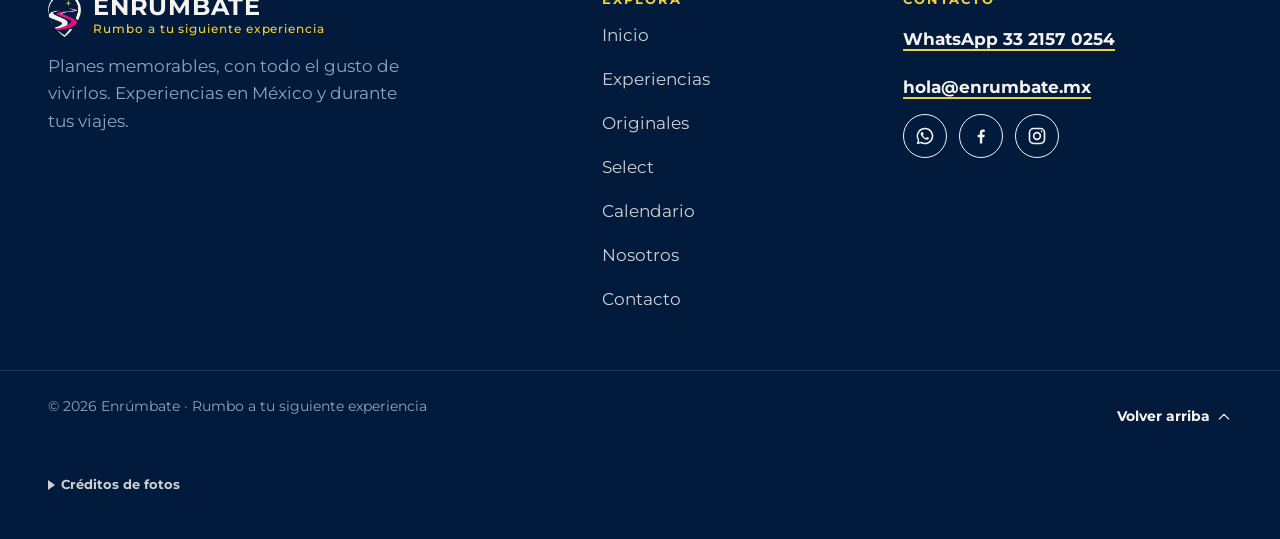
<file: originales.html>
<!doctype html>
<html lang="es-MX">
<head>
  <meta charset="utf-8">
  <meta name="viewport" content="width=device-width, initial-scale=1">
  <title>Originales de Enrúmbate · Planes para salir en grupo</title>
  <meta name="description" content="Catas, conciertos, recorridos temáticos y vida nocturna en Guadalajara, en grupo y con fecha fija.">
  <meta name="theme-color" content="#F5F4F0">
  <meta property="og:type" content="website">
  <meta property="og:site_name" content="Enrúmbate">
  <meta property="og:locale" content="es_MX">
  <meta property="og:url" content="https://enrumbate.mx/originales.html">
  <meta property="og:title" content="Originales de Enrúmbate · Planes para salir en grupo">
  <meta property="og:description" content="Catas, conciertos, recorridos temáticos y vida nocturna en Guadalajara, en grupo y con fecha fija.">
  <meta property="og:image" content="https://enrumbate.mx/assets/og-image.jpg">
  <meta property="og:image:width" content="1200">
  <meta property="og:image:height" content="630">
  <meta property="og:image:alt" content="Enrúmbate: Experiencias que te llevan más allá de un simple viaje. Calle de San Miguel de Allende con estrellas de papel.">
  <meta name="twitter:card" content="summary_large_image">
  <link rel="canonical" href="https://enrumbate.mx/originales.html">
  <link rel="icon" type="image/png" href="assets/logo-mark-sm.png">
  <link rel="apple-touch-icon" href="assets/apple-touch-icon.png">
  <link rel="preload" as="image" href="assets/img/exp/hero-gdl.webp" imagesrcset="assets/img/exp/hero-gdl-760.webp 760w, assets/img/exp/hero-gdl.webp 1280w" imagesizes="100vw" fetchpriority="high">
  <link rel="preload" href="assets/fonts/montserrat-latin.woff2" as="font" type="font/woff2" crossorigin>
  <link rel="stylesheet" href="css/styles.css">
  <link rel="stylesheet" href="css/site.css">
</head>
<body id="top">
  <a class="sr-only skip-link" href="#contenido">Saltar al contenido</a>
  <div id="site-header" data-active="originales"></div>
  <noscript><nav class="container noscript-nav" aria-label="Navegación"><a href="inicio.html">Inicio</a><a href="experiencias.html">Experiencias</a><a href="calendario.html">Calendario</a><a href="contacto.html">Contacto</a><a href="https://wa.me/523321570254">WhatsApp 33 2157 0254</a></nav></noscript>
  <main id="contenido">

    <section class="hero-dark hero-originales on-dark" aria-labelledby="hero-title">
      <div class="hero-bg"><img src="assets/img/exp/hero-gdl.webp" srcset="assets/img/exp/hero-gdl-760.webp 760w, assets/img/exp/hero-gdl.webp 1280w" sizes="100vw" alt="" fetchpriority="high"></div>
      <div class="container">
        <div class="hero-inner">
          <div class="line-lockup">
            <img src="assets/logo-mark-light.webp" alt="" width="54" height="72">
            <div class="lbl"><span class="line-pill originales">Originales</span><span class="of">de Enrúmbate</span></div>
          </div>
          <h1 id="hero-title">Planes para salir <em>en grupo</em>.</h1>
          <p class="lead">Conciertos, catas, recorridos y bares con fecha fija. Puedes venir solo o con amigos.</p>
          <div class="actions">
            <a class="btn btn-primary" href="#experiencias">Explorar experiencias <span data-icon="arrow" class="btn-icon"></span></a>
          </div>
        </div>
      </div>
    </section>

    <section class="strip strip-dark strip-originales" aria-label="Categorías Originales">
      <div class="container"><div class="strip-inner strip-cats" data-cat-strip data-largo="1" data-cats="catas,conciertos,recorridos,nocturna,escapadas"></div></div>
    </section>

    <section class="section" id="experiencias" aria-labelledby="exp-title">
      <div class="container">
        <div class="section-head">
          <div>
            <h2 id="exp-title">Experiencias <em class="spark">Originales</em></h2>
            <p>Salidas con fecha y cupo. Nos encargamos de traslados y reservas, y en cada una conoces gente con gustos parecidos a los tuyos.</p>
          </div>
          <a class="more" href="calendario.html">Ver calendario <span data-icon="arrow"></span></a>
        </div>
        <div class="exp-grid" data-exp-list data-linea="originales" data-orden="fecha" data-vacio="Estamos armando las próximas salidas."></div>
        <noscript><p class="empty">Para ver las experiencias, activa JavaScript en tu navegador. También puedes preguntarnos por <a class="text-link" href="https://wa.me/523321570254">WhatsApp al 33 2157 0254</a>.</p></noscript>
      </div>
    </section>

    <section class="section" aria-labelledby="cta-title">
      <div class="container">
        <div class="cta-card">
          <div>
            <h2 id="cta-title">Armamos una Original <em class="spark">solo para ustedes</em></h2>
            <p>Cumpleaños, despedidas, equipos de trabajo o amigos: cuéntanos cuántos son y qué se les antoja.</p>
          </div>
          <div class="actions">
            <a class="btn btn-primary" href="https://wa.me/523321570254" data-wa="Hola Enrúmbate, quiero una experiencia Original para mi grupo"><span data-icon="wa" class="btn-icon"></span> Cotizar para mi grupo</a>
          </div>
        </div>
      </div>
    </section>
  </main>
  <div id="site-footer"></div>
  <script src="js/data.js"></script>
  <script src="js/site.js"></script>
</body>
</html>
</file>
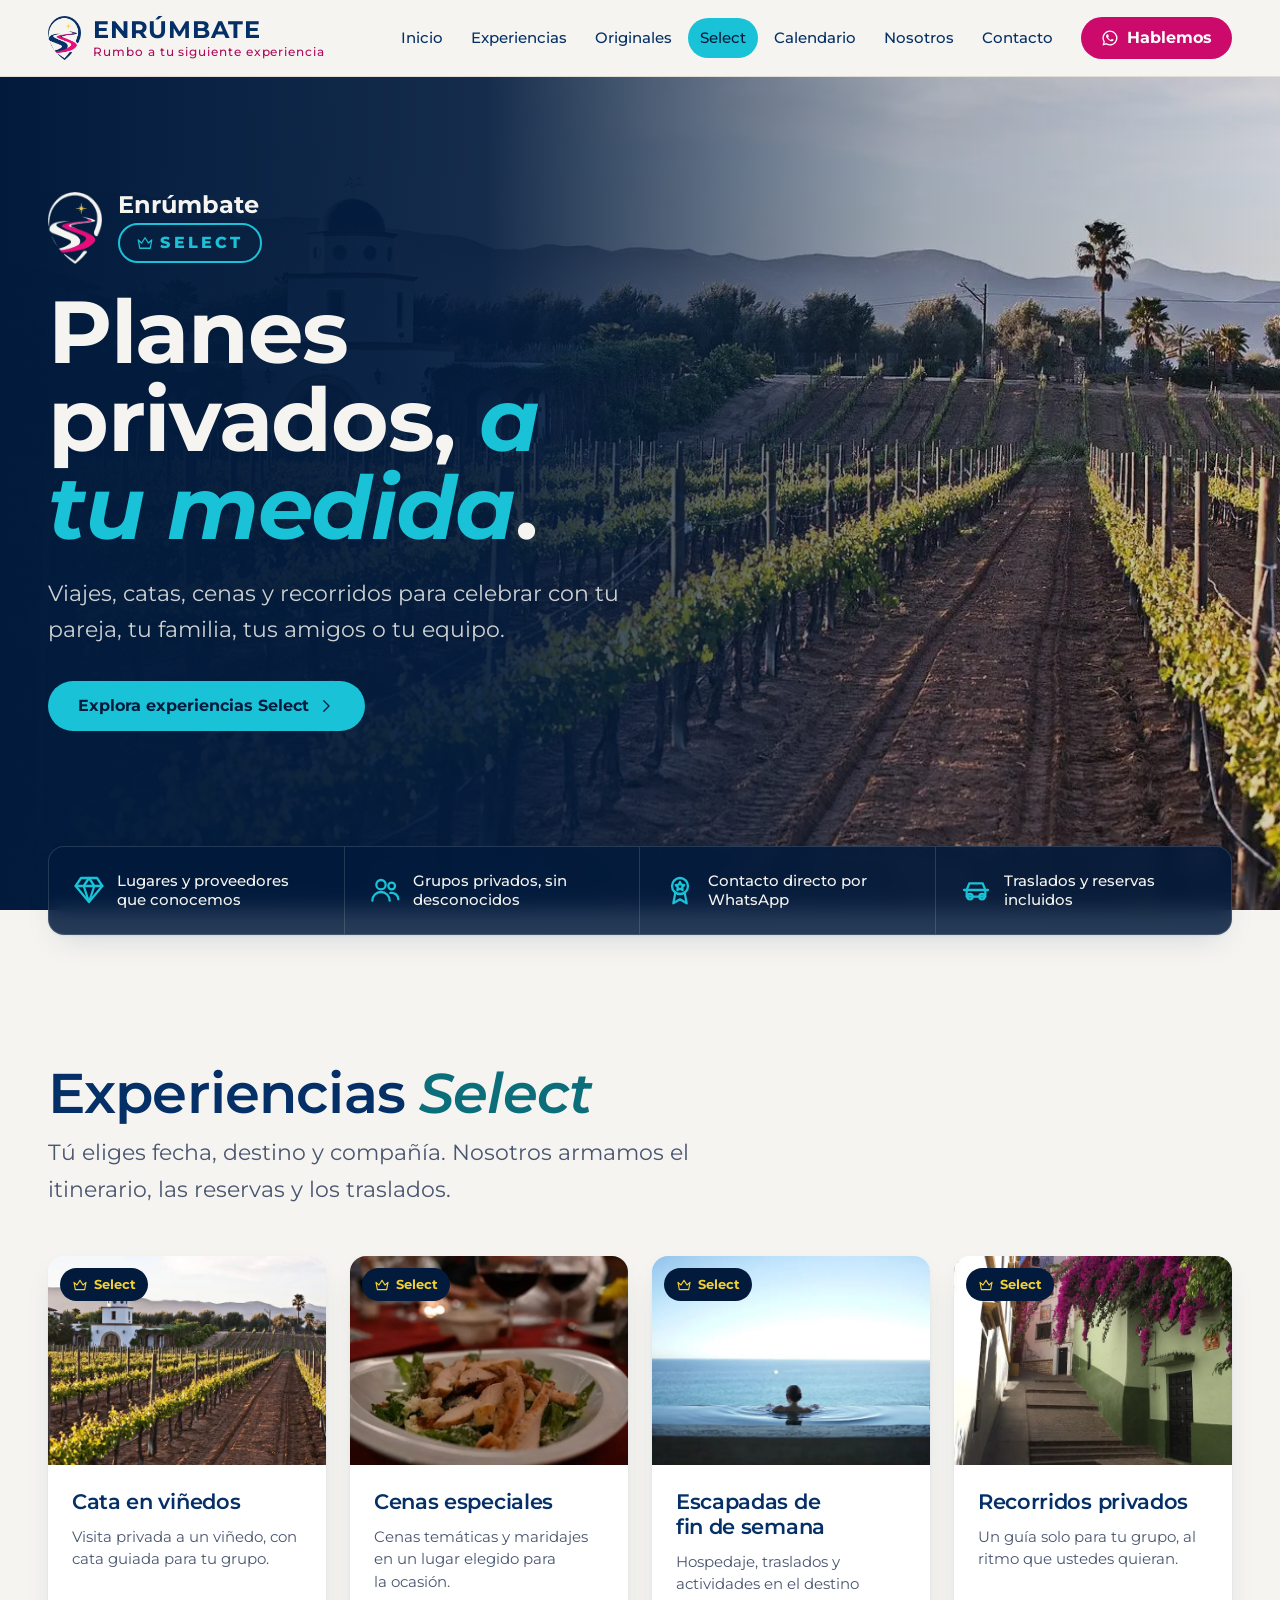
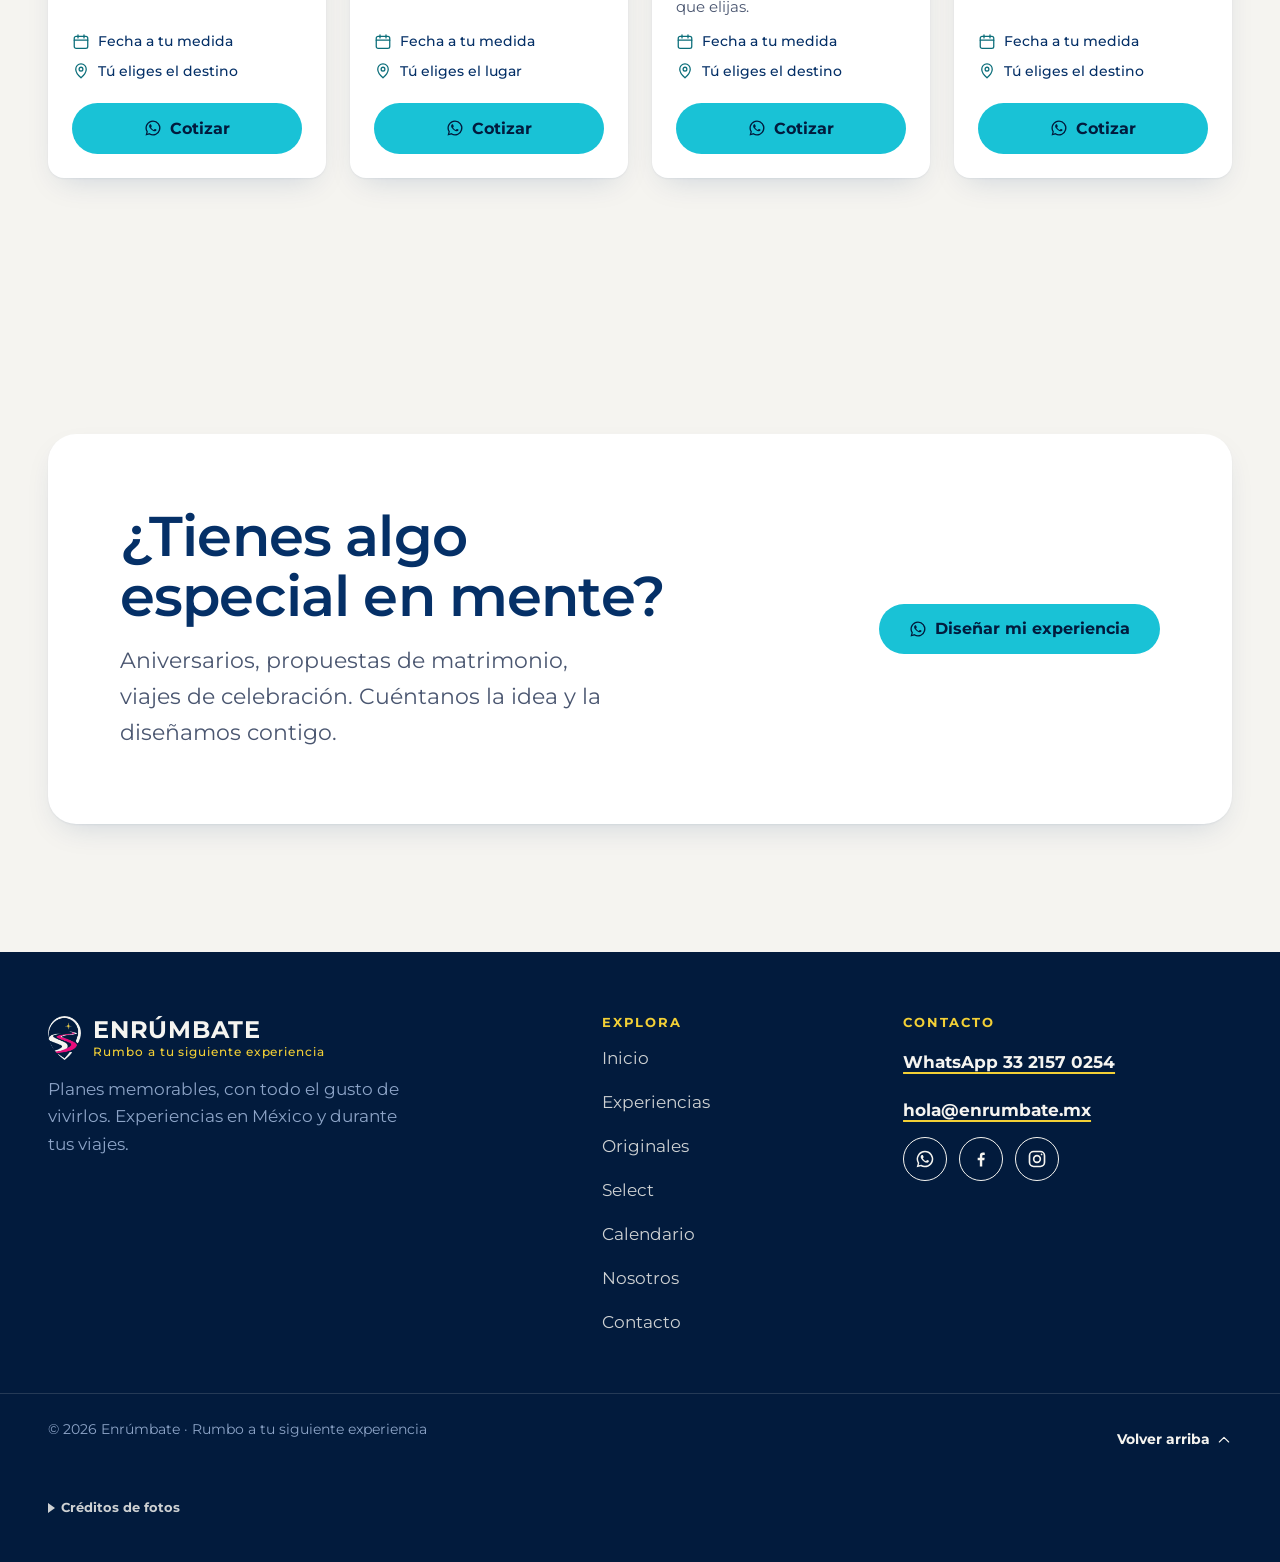
<file: select.html>
<!doctype html>
<html lang="es-MX">
<head>
  <meta charset="utf-8">
  <meta name="viewport" content="width=device-width, initial-scale=1">
  <title>Enrúmbate Select · Planes privados a tu medida</title>
  <meta name="description" content="Viajes, catas, cenas y recorridos privados, en la fecha y el destino que elijas. Traslados y reservas incluidos.">
  <meta name="theme-color" content="#021B3D">
  <meta property="og:type" content="website">
  <meta property="og:site_name" content="Enrúmbate">
  <meta property="og:locale" content="es_MX">
  <meta property="og:url" content="https://enrumbate.mx/select.html">
  <meta property="og:title" content="Enrúmbate Select · Planes privados a tu medida">
  <meta property="og:description" content="Viajes, catas, cenas y recorridos privados, en la fecha y el destino que elijas. Traslados y reservas incluidos.">
  <meta property="og:image" content="https://enrumbate.mx/assets/og-image.jpg">
  <meta property="og:image:width" content="1200">
  <meta property="og:image:height" content="630">
  <meta property="og:image:alt" content="Enrúmbate: Experiencias que te llevan más allá de un simple viaje. Calle de San Miguel de Allende con estrellas de papel.">
  <meta name="twitter:card" content="summary_large_image">
  <link rel="canonical" href="https://enrumbate.mx/select.html">
  <link rel="icon" type="image/png" href="assets/logo-mark-sm.png">
  <link rel="apple-touch-icon" href="assets/apple-touch-icon.png">
  <link rel="preload" as="image" href="assets/img/exp/hero-vinedos.webp" imagesrcset="assets/img/exp/hero-vinedos-760.webp 760w, assets/img/exp/hero-vinedos.webp 1280w" imagesizes="100vw" fetchpriority="high">
  <link rel="preload" href="assets/fonts/montserrat-latin.woff2" as="font" type="font/woff2" crossorigin>
  <link rel="stylesheet" href="css/styles.css">
  <link rel="stylesheet" href="css/site.css">
</head>
<body id="top">
  <a class="sr-only skip-link" href="#contenido">Saltar al contenido</a>
  <div id="site-header" data-active="select"></div>
  <noscript><nav class="container noscript-nav" aria-label="Navegación"><a href="inicio.html">Inicio</a><a href="experiencias.html">Experiencias</a><a href="calendario.html">Calendario</a><a href="contacto.html">Contacto</a><a href="https://wa.me/523321570254">WhatsApp 33 2157 0254</a></nav></noscript>
  <main id="contenido">

    <section class="hero-dark hero-select on-dark" aria-labelledby="hero-title">
      <div class="hero-bg"><img src="assets/img/exp/hero-vinedos.webp" srcset="assets/img/exp/hero-vinedos-760.webp 760w, assets/img/exp/hero-vinedos.webp 1280w" sizes="100vw" alt="" fetchpriority="high"></div>
      <div class="container">
        <div class="hero-inner">
          <div class="line-lockup">
            <img src="assets/logo-mark-light.webp" alt="" width="54" height="72">
            <div class="lbl"><span class="of">Enrúmbate</span><span class="line-pill select"><span data-icon="crown" class="pill-ico"></span>Select</span></div>
          </div>
          <h1 id="hero-title">Planes privados, <em>a tu medida</em>.</h1>
          <p class="lead">Viajes, catas, cenas y recorridos para celebrar con tu pareja, tu familia, tus amigos o tu equipo.</p>
          <div class="actions">
            <a class="btn btn-select" href="#experiencias">Explora experiencias Select <span data-icon="arrow" class="btn-icon"></span></a>
          </div>
        </div>
      </div>
    </section>

    <section class="strip strip-dark" aria-label="Beneficios Select">
      <div class="container">
        <div class="strip-inner">
          <div class="benefit"><span data-icon="gem"></span><span>Lugares y proveedores que conocemos</span></div>
          <div class="benefit"><span data-icon="people"></span><span>Grupos privados, sin desconocidos</span></div>
          <div class="benefit"><span data-icon="badge"></span><span>Contacto directo por WhatsApp</span></div>
          <div class="benefit"><span data-icon="car"></span><span>Traslados y reservas incluidos</span></div>
        </div>
      </div>
    </section>

    <section class="section" id="experiencias" aria-labelledby="exp-title">
      <div class="container">
        <div class="section-head">
          <div>
            <h2 id="exp-title">Experiencias <em class="spark spark-select">Select</em></h2>
            <p>Tú eliges fecha, destino y compañía. Nosotros armamos el itinerario, las reservas y los traslados.</p>
          </div>
        </div>
        <div class="exp-grid" data-exp-list data-linea="select" data-vacio="Estamos preparando nuevas experiencias Select."></div>
        <noscript><p class="empty">Para ver las experiencias, activa JavaScript en tu navegador. También puedes preguntarnos por <a class="text-link" href="https://wa.me/523321570254">WhatsApp al 33 2157 0254</a>.</p></noscript>
      </div>
    </section>

    <section class="section" aria-labelledby="cta-title">
      <div class="container">
        <div class="cta-card">
          <div>
            <h2 id="cta-title">¿Tienes algo especial en mente?</h2>
            <p>Aniversarios, propuestas de matrimonio, viajes de celebración. Cuéntanos la idea y la diseñamos contigo.</p>
          </div>
          <div class="actions">
            <a class="btn btn-select" href="https://wa.me/523321570254" data-wa="Hola Enrúmbate, quiero diseñar una experiencia Select"><span data-icon="wa" class="btn-icon"></span> Diseñar mi experiencia</a>
          </div>
        </div>
      </div>
    </section>
  </main>
  <div id="site-footer"></div>
  <script src="js/data.js"></script>
  <script src="js/site.js"></script>
</body>
</html>
</file>
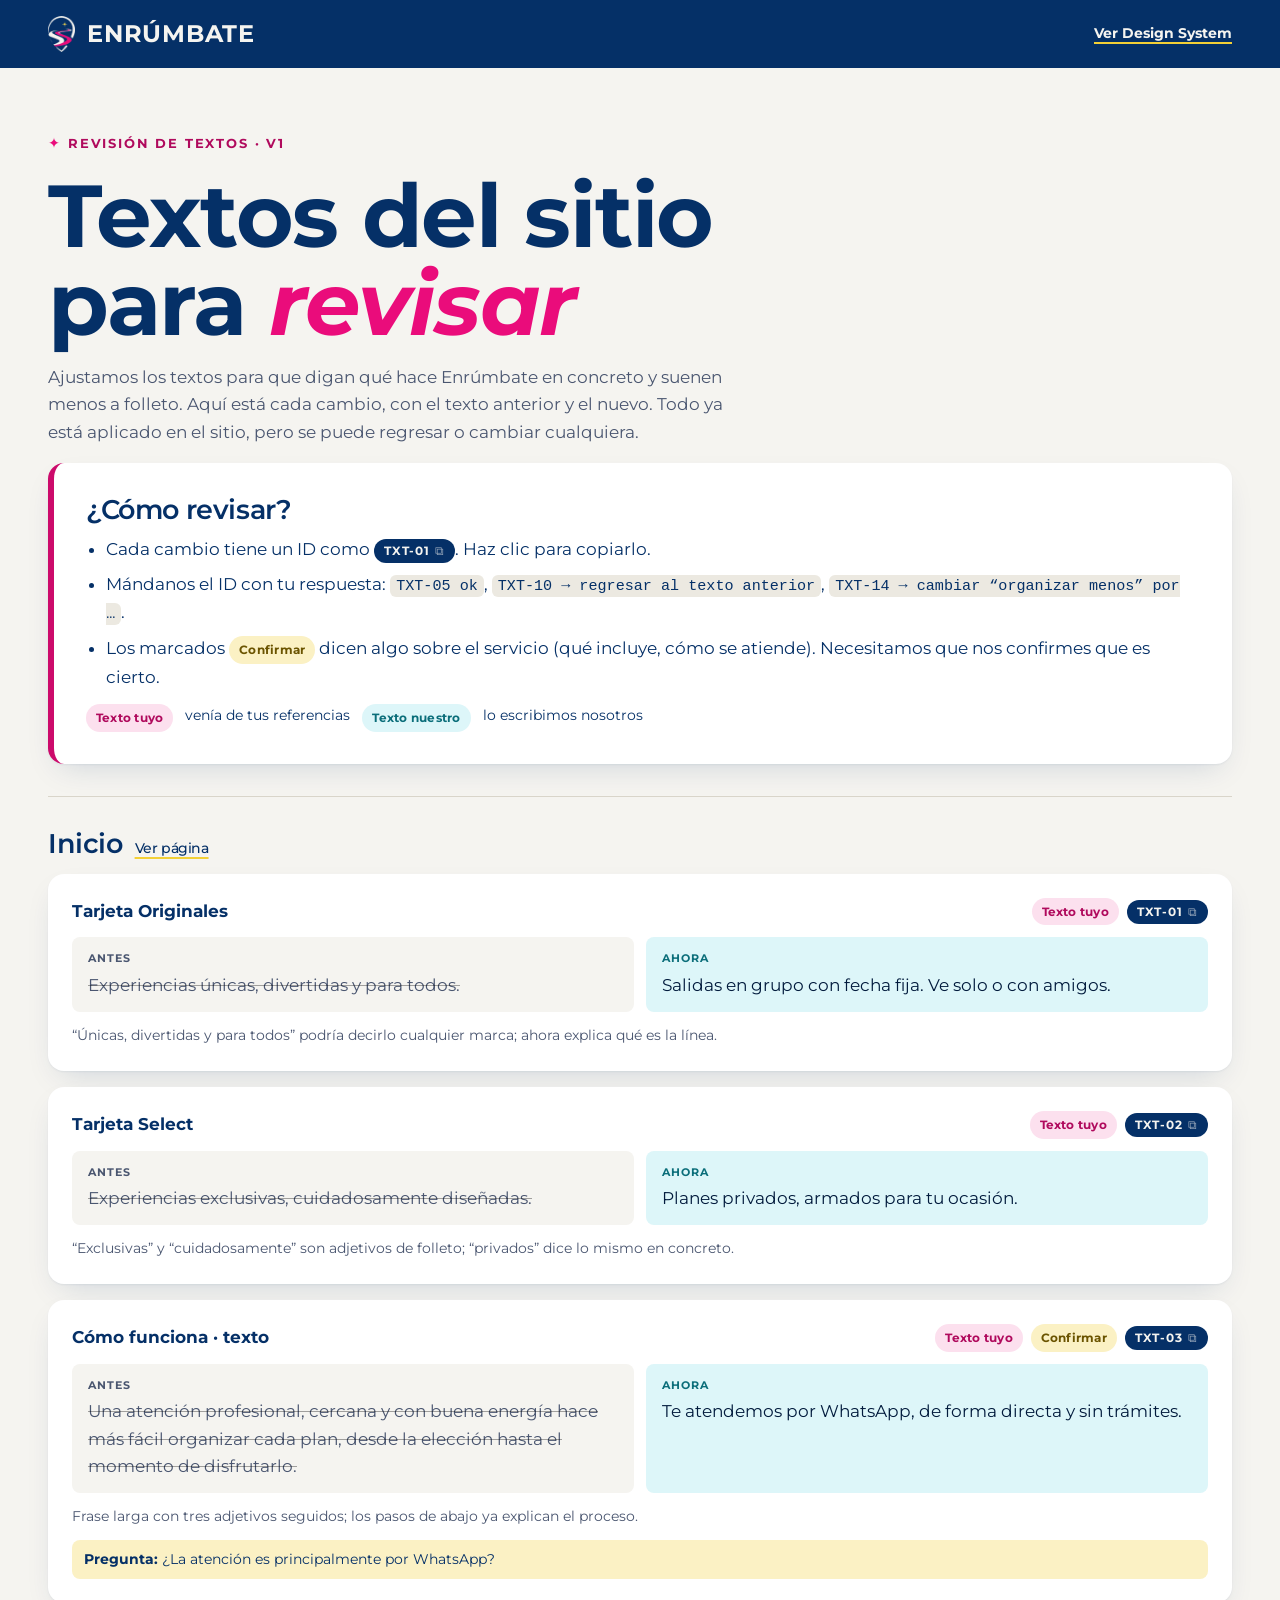
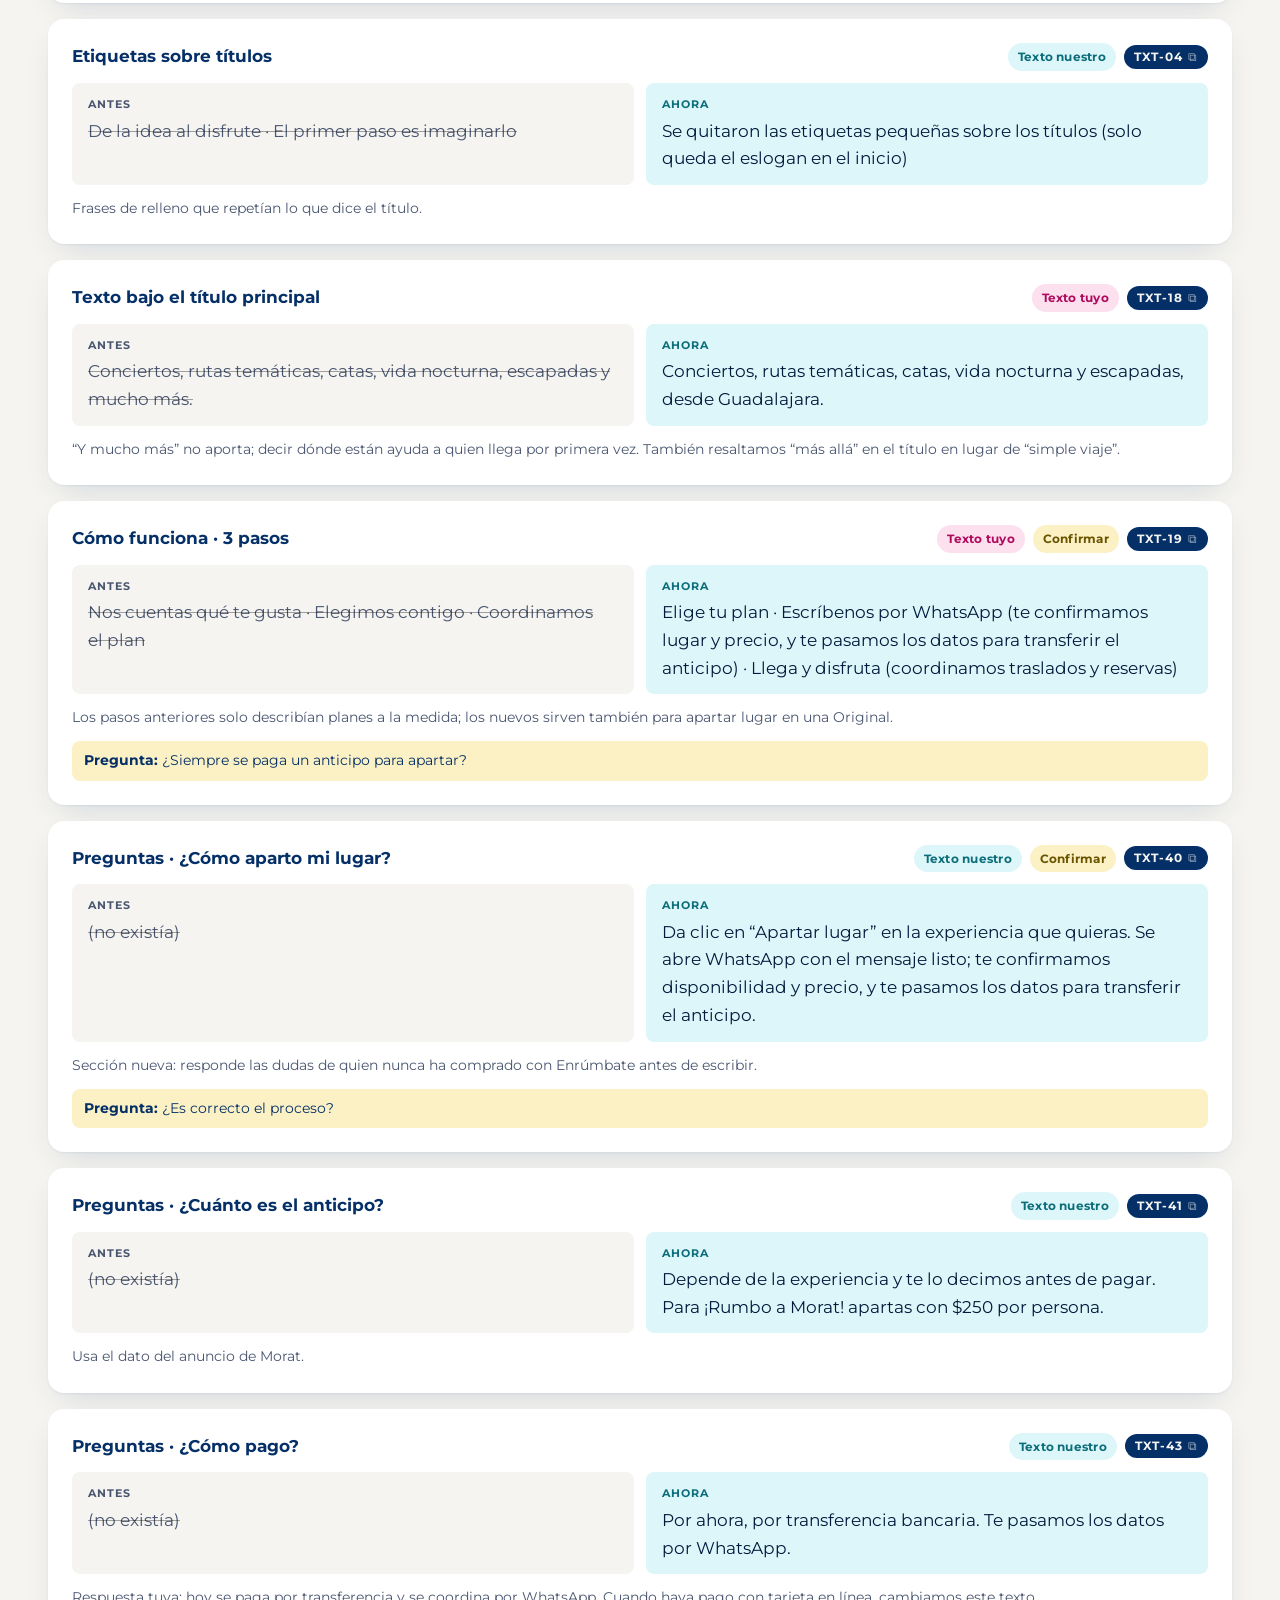
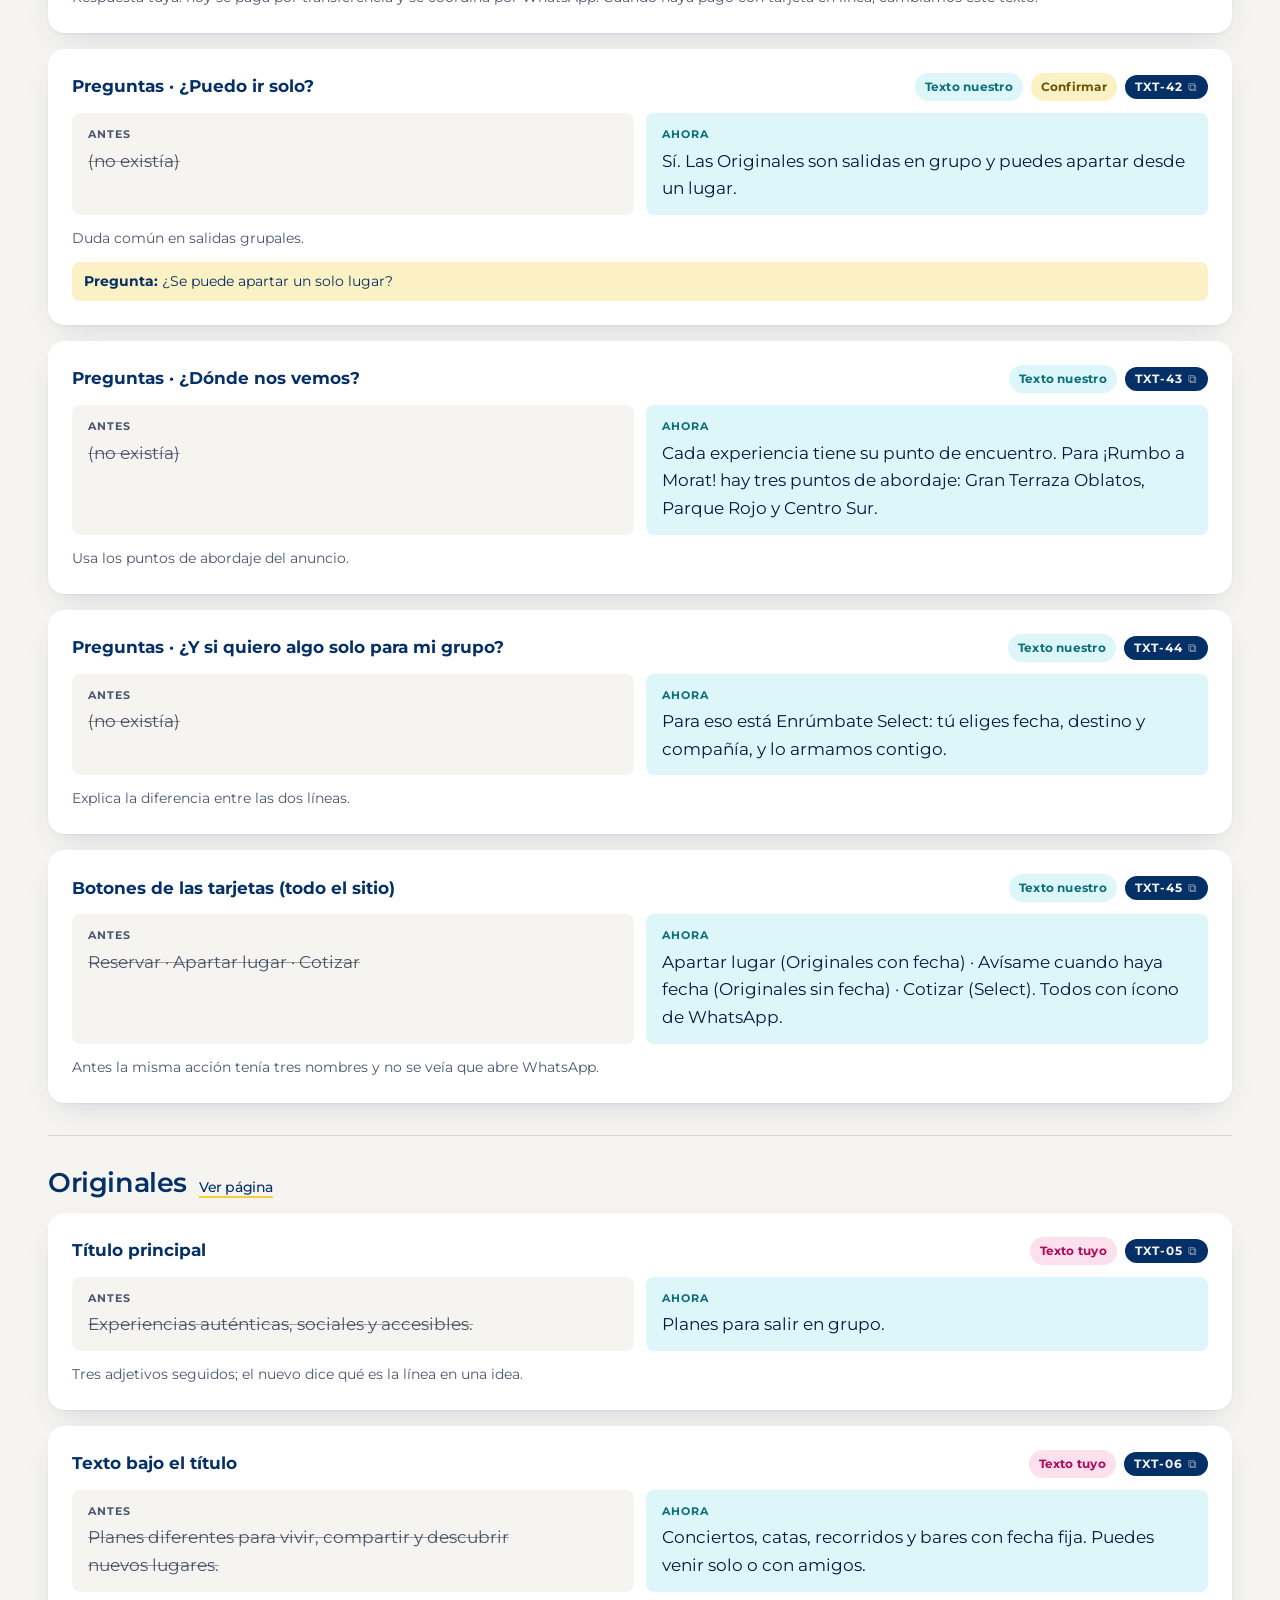
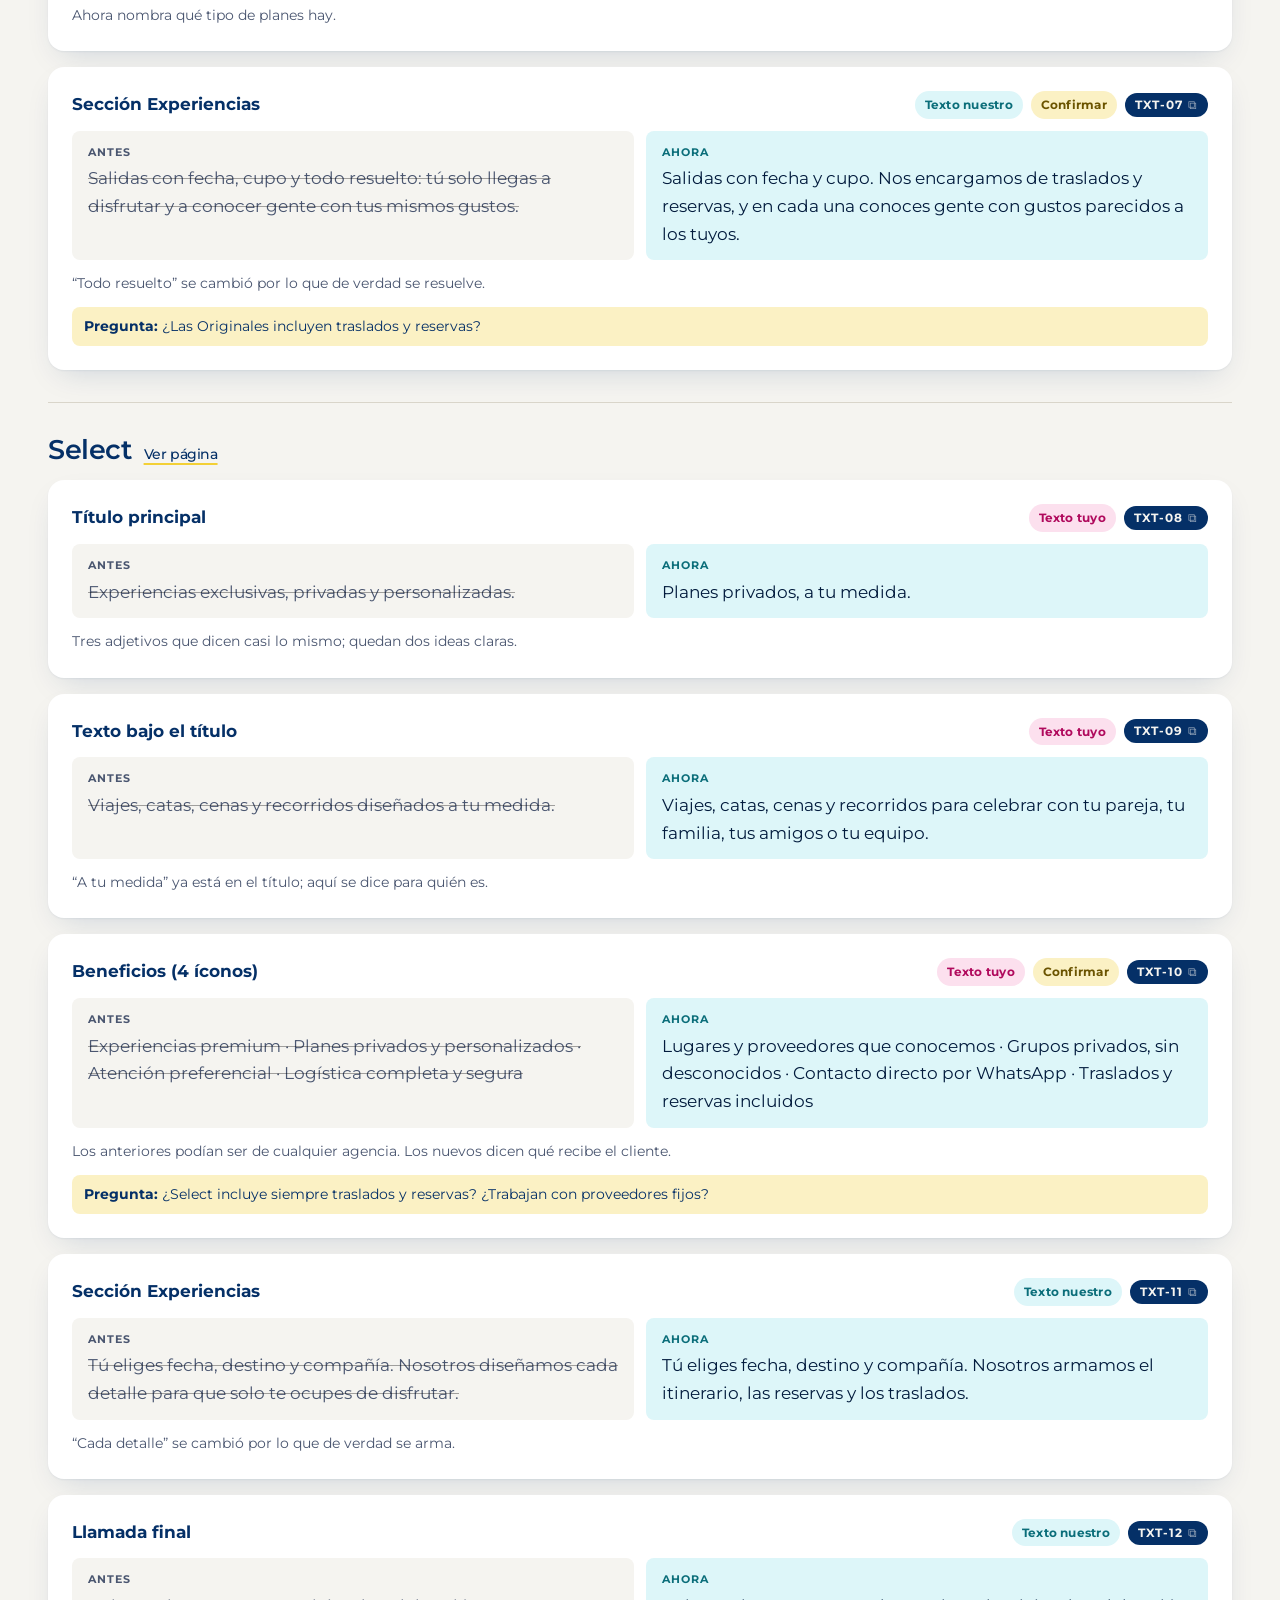
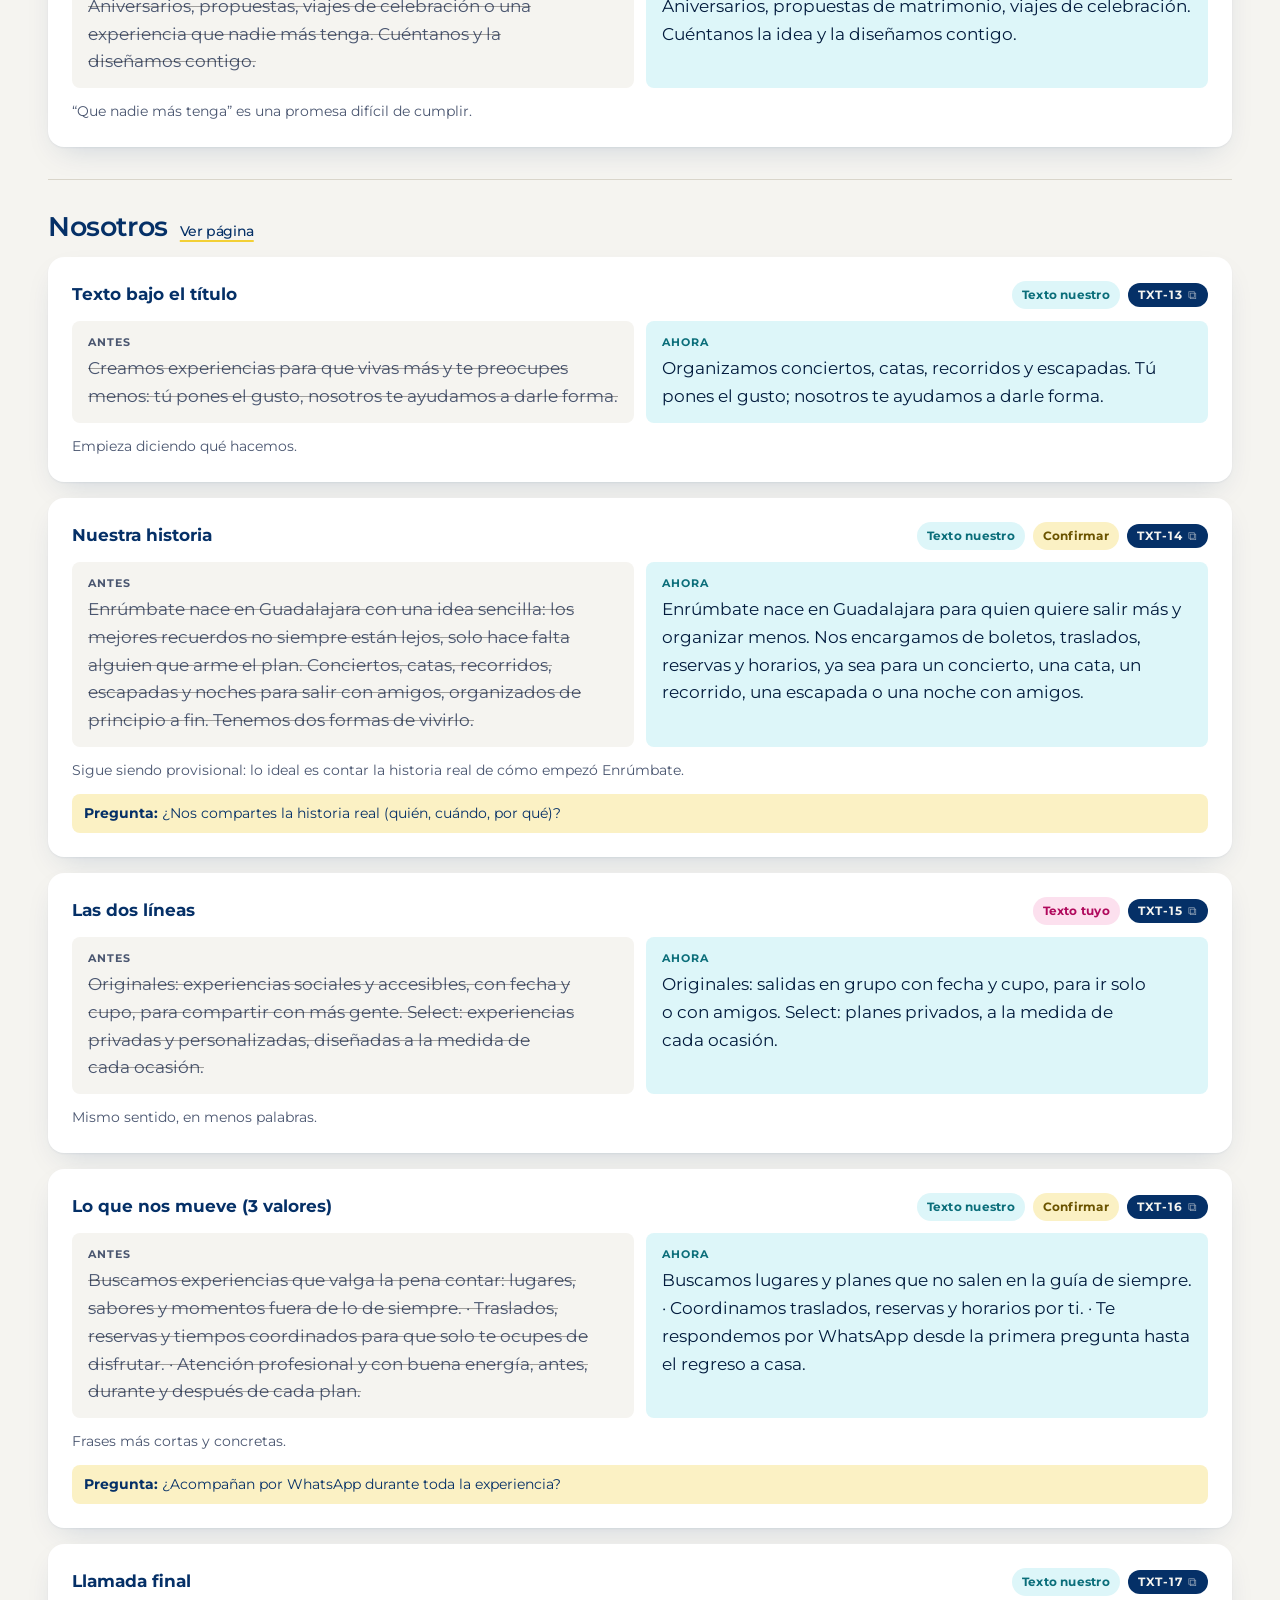
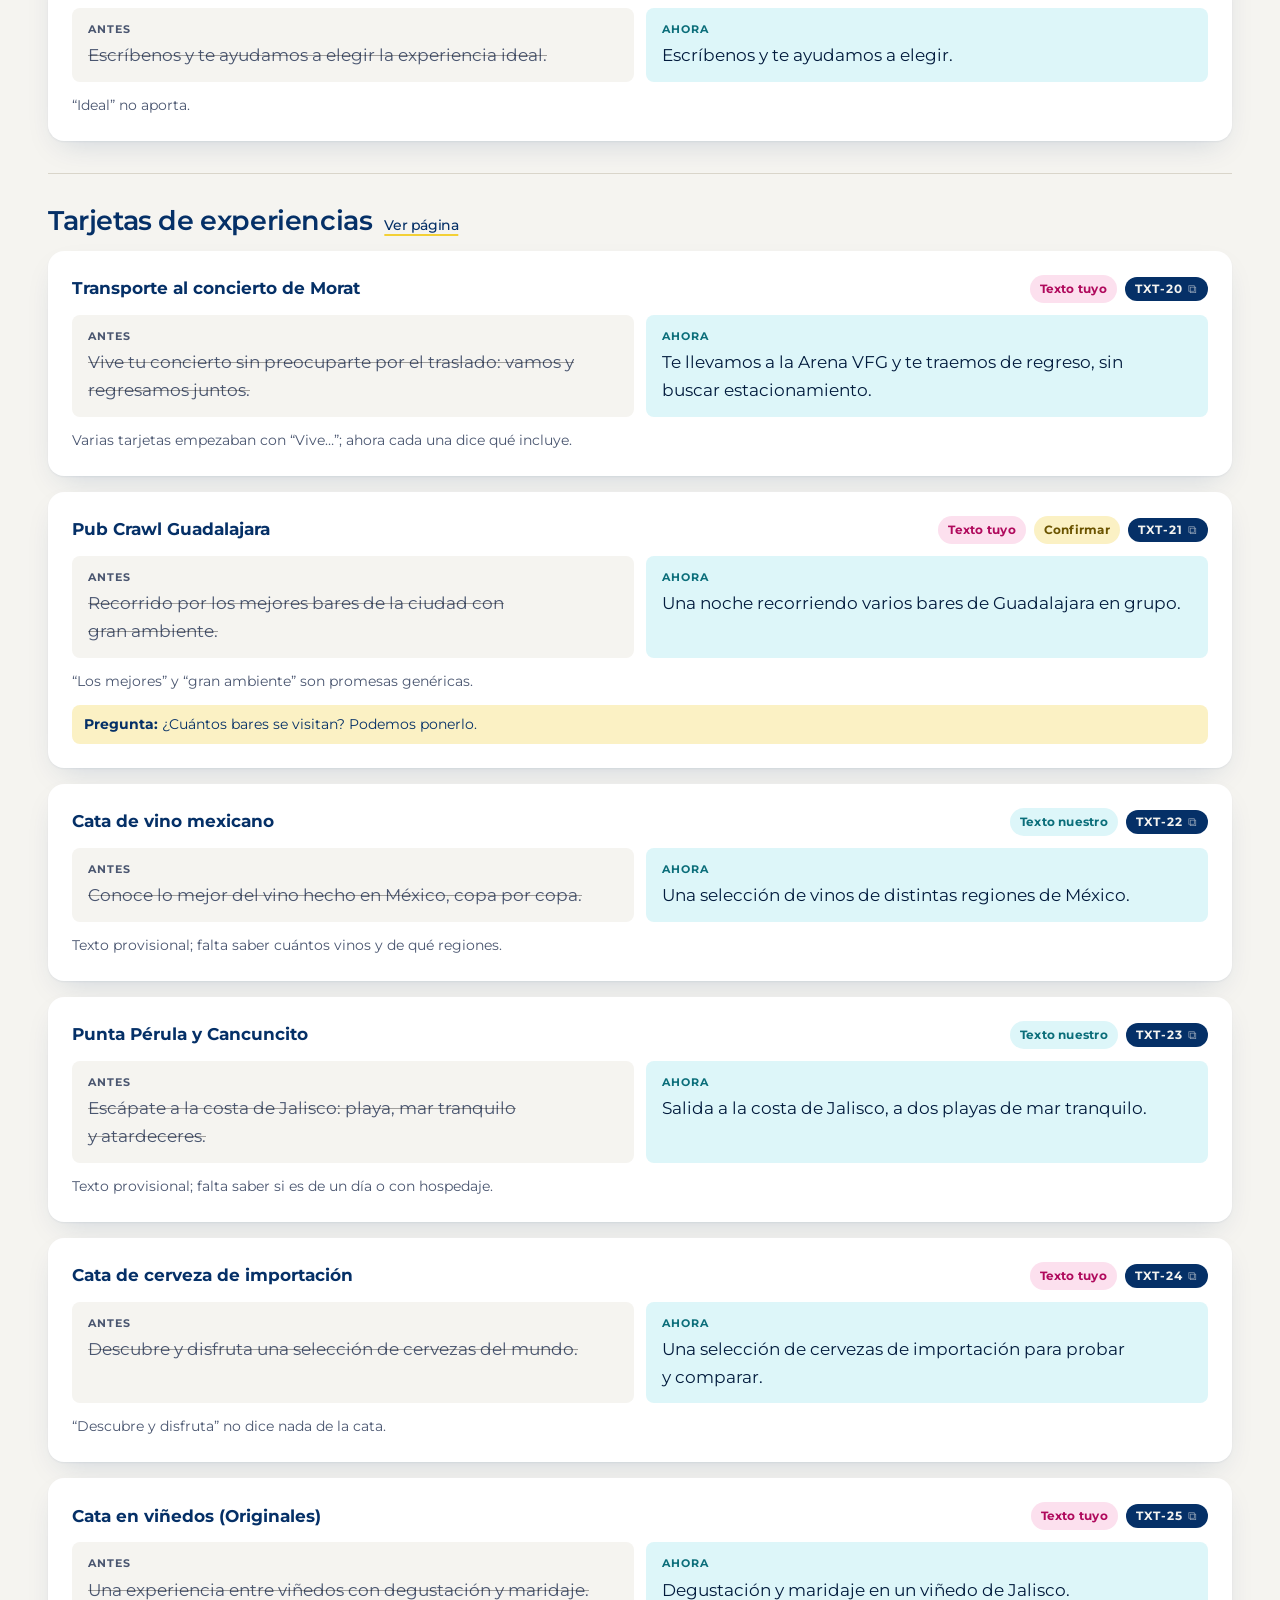
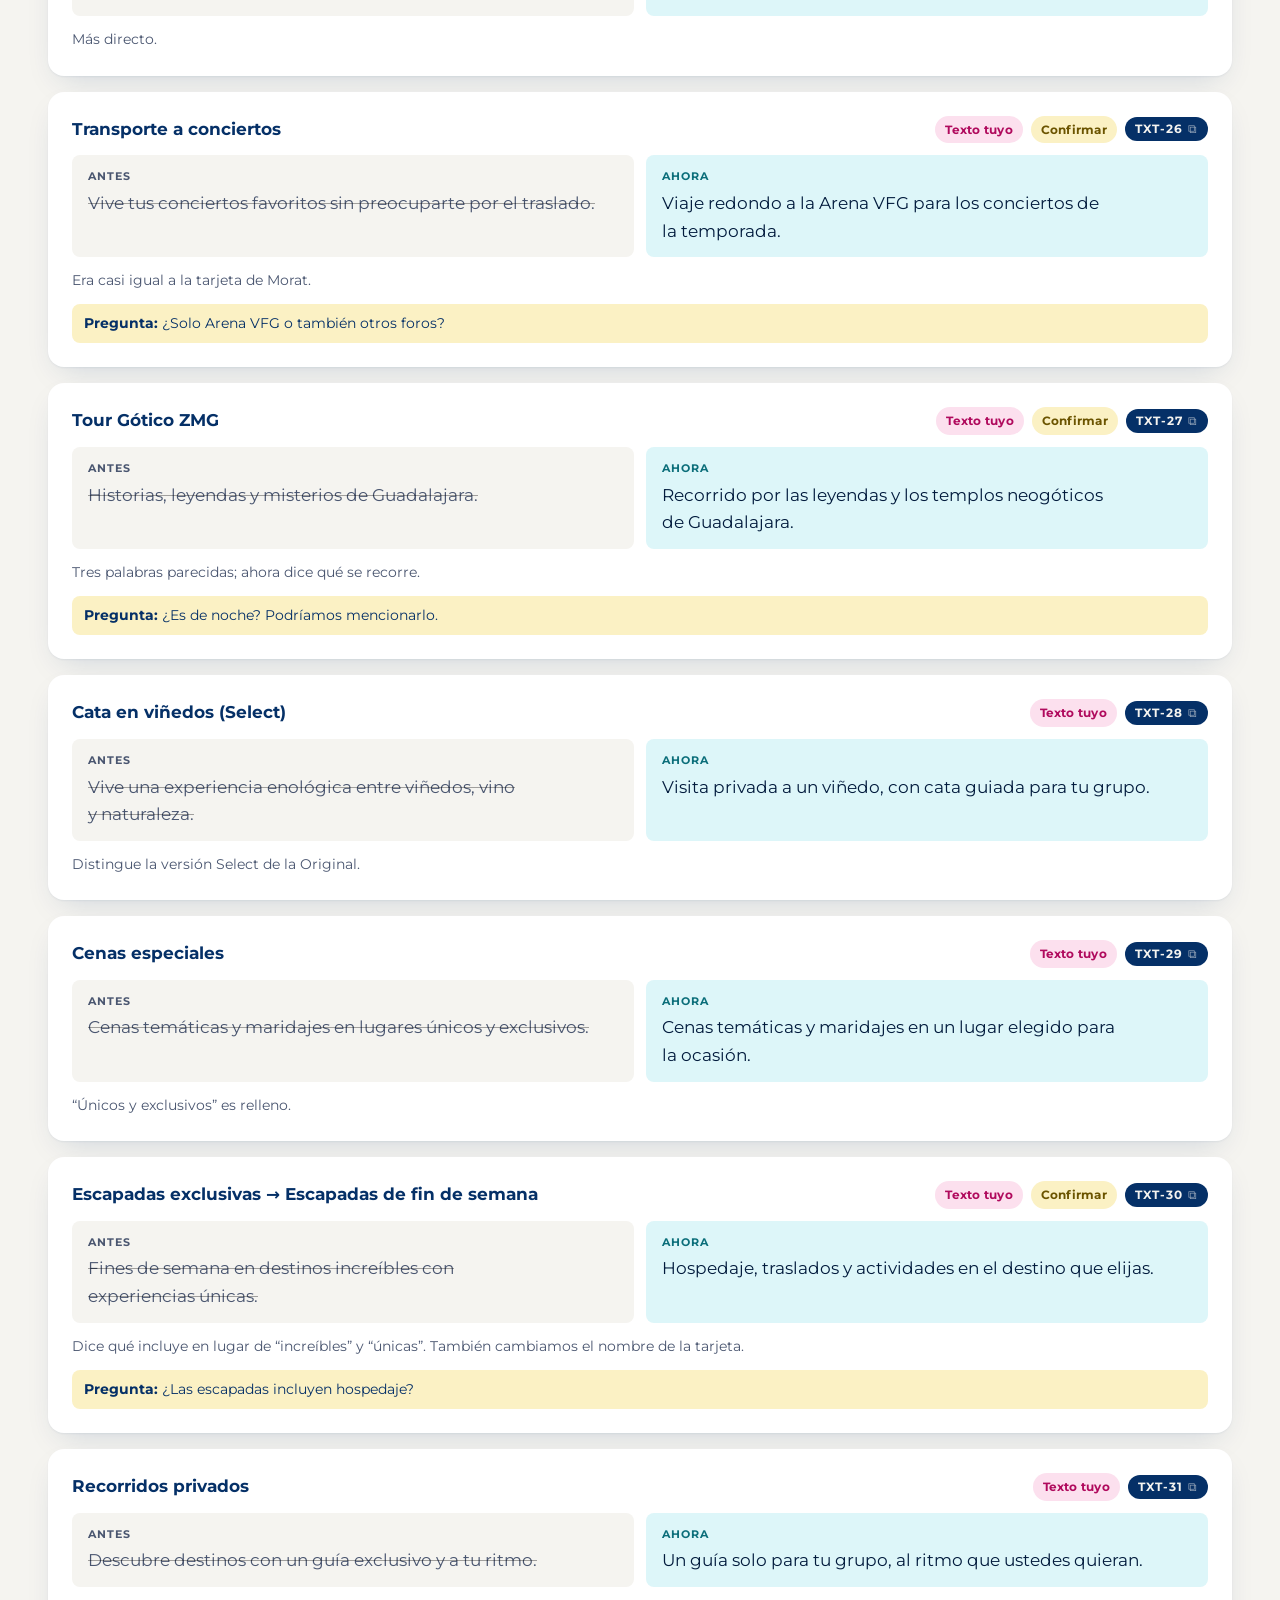
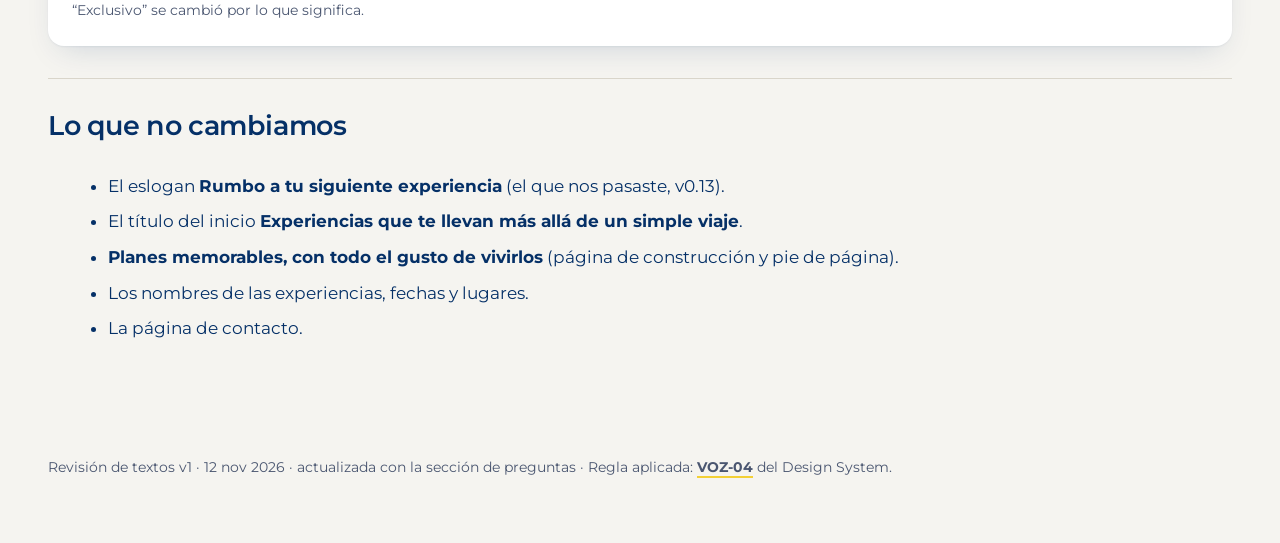
<file: textos.html>
<!doctype html>
<html lang="es-MX">
<head>
  <meta charset="utf-8">
  <meta name="viewport" content="width=device-width, initial-scale=1">
  <title>Enrúmbate · Revisión de textos</title>
  <meta name="description" content="Revisión de textos v1 del sitio de Enrúmbate: antes y después de cada cambio, con un ID para aprobar o pedir ajustes.">
  <meta name="robots" content="noindex, nofollow">
  <meta name="theme-color" content="#053067">
  <meta property="og:type" content="website">
  <meta property="og:site_name" content="Enrúmbate">
  <meta property="og:locale" content="es_MX">
  <meta property="og:url" content="https://enrumbate.mx/textos.html">
  <meta property="og:title" content="Enrúmbate · Revisión de textos v1">
  <meta property="og:description" content="Antes y después de cada texto del sitio, con un ID para aprobar o pedir ajustes.">
  <meta property="og:image" content="https://enrumbate.mx/assets/og-image.jpg">
  <meta property="og:image:width" content="1200">
  <meta property="og:image:height" content="630">
  <meta property="og:image:alt" content="Enrúmbate: Experiencias que te llevan más allá de un simple viaje. Calle de San Miguel de Allende con estrellas de papel.">
  <meta name="twitter:card" content="summary_large_image">
  <link rel="icon" type="image/png" href="assets/logo-mark-sm.png">
  <link rel="apple-touch-icon" href="assets/apple-touch-icon.png">
  <link rel="preload" href="assets/fonts/montserrat-latin.woff2" as="font" type="font/woff2" crossorigin>
  <link rel="stylesheet" href="css/styles.css">
  <link rel="stylesheet" href="css/site.css">
  <style>
    body { background: var(--cream-50); }
    .tx-top { background: var(--navy-700); color: var(--cream-50); padding: var(--space-4) 0; }
    .tx-top .container { display: flex; justify-content: space-between; align-items: center; gap: var(--space-4); flex-wrap: wrap; }
    .tx-top .brand span { color: var(--cream-50); }
    .tx-top .brand img { height: 36px; }
    .tx-top a.text-link { color: var(--cream-50); font-size: var(--fs-small); }
    .tx-hero { padding: var(--space-8) 0 var(--space-6); display: grid; gap: var(--space-4); }
    .tx-hero .lead { color: var(--color-text-muted); max-width: 62ch; }
    .howto { background: var(--white); border-radius: var(--radius-md); box-shadow: var(--shadow-card); padding: var(--space-6); display: grid; gap: var(--space-3); border-left: 6px solid var(--magenta-600); }
    .howto h2 { font-size: var(--fs-h3); }
    .howto ul { margin: 0; padding-left: 1.2em; display: grid; gap: var(--space-2); }
    .howto code { background: var(--cream-100, #EDEBE4); padding: 2px 6px; border-radius: 6px; font-size: .9em; overflow-wrap: anywhere; }
    .legend { display: flex; flex-wrap: wrap; gap: var(--space-3); font-size: var(--fs-small); }
    .tag { display: inline-flex; align-items: center; padding: 4px 10px; border-radius: var(--radius-pill); font-size: .75rem; font-weight: 700; letter-spacing: .02em; white-space: nowrap; }
    .tag.cli { background: var(--magenta-100, #FCE4F0); color: var(--magenta-700, #A3075A); }
    .tag.nue { background: var(--cyan-100); color: var(--cyan-800); }
    .tag.conf { background: var(--yellow-100, #FDF5D3); color: #6B5400; }
    .tx-group { padding: var(--space-6) 0; border-top: 1px solid var(--line); display: grid; gap: var(--space-4); }
    .tx-group h2 { font-size: var(--fs-h3); display: flex; align-items: baseline; gap: var(--space-3); flex-wrap: wrap; }
    .tx-group h2 a { font: 500 var(--fs-small)/1 var(--font-body); }
    .tx { background: var(--white); border-radius: var(--radius-md); box-shadow: var(--shadow-card); padding: var(--space-5); display: grid; gap: var(--space-3); min-width: 0; }
    .tx-head { display: flex; flex-wrap: wrap; gap: var(--space-2); align-items: center; }
    .tx-head .where { font-weight: 700; margin-right: auto; }
    .ba { display: grid; gap: var(--space-3); grid-template-columns: minmax(0, 1fr); }
    @media (min-width: 760px) { .ba { grid-template-columns: minmax(0, 1fr) minmax(0, 1fr); } }
    .ba > div { border-radius: var(--radius-sm, 10px); padding: var(--space-3) var(--space-4); min-width: 0; }
    .ba small { display: block; font-size: .7rem; font-weight: 700; letter-spacing: .08em; text-transform: uppercase; margin-bottom: 4px; }
    .ba .antes { background: var(--cream-50); color: var(--color-text-muted); }
    .ba .antes p { text-decoration: line-through; text-decoration-thickness: 1px; text-decoration-color: rgba(0,0,0,.35); }
    .ba .ahora { background: var(--cyan-100); color: var(--navy-900); }
    .ba .ahora small { color: var(--cyan-800); }
    .ba p { margin: 0; overflow-wrap: anywhere; }
    .why { font-size: var(--fs-small); color: var(--color-text-muted); margin: 0; }
    .ask { font-size: var(--fs-small); margin: 0; background: var(--yellow-100, #FDF5D3); padding: var(--space-2) var(--space-3); border-radius: 8px; }
    .id { justify-self: start; display: inline-flex; align-items: center; gap: 6px; font: 700 .75rem/1 var(--font-body); letter-spacing: .06em; background: var(--navy-700); color: var(--cream-50); border: 0; border-radius: var(--radius-pill); padding: 6px 10px; cursor: pointer; }
    .id::after { content: "⧉"; font-weight: 400; opacity: .6; }
    .id:hover, .id.ok { background: var(--magenta-600); }
    .id.ok::after { content: "✓"; opacity: 1; }
    .kept { display: grid; gap: var(--space-2); }
    .kept li { margin-left: 1.2em; }
    .toast { position: fixed; left: 50%; bottom: 24px; transform: translate(-50%, 20px); background: var(--navy-700); color: var(--cream-50); padding: 12px 20px; border-radius: var(--radius-pill); font-size: var(--fs-small); font-weight: 700; opacity: 0; pointer-events: none; transition: all var(--dur) var(--ease); z-index: 99; }
    .toast.show { opacity: 1; transform: translate(-50%, 0); }
    .tx-foot { padding: var(--space-8) 0; color: var(--color-text-muted); font-size: var(--fs-small); }
  </style>
</head>
<body>
  <div class="tx-top">
    <div class="container">
      <a class="brand" href="inicio.html"><img src="assets/logo-mark-light.webp" alt="" width="27" height="36"><span>Enrúmbate</span></a>
      <a class="text-link" href="designsystem.html">Ver Design System</a>
    </div>
  </div>

  <main class="container">
    <header class="tx-hero">
      <p class="eyebrow">Revisión de textos · v1</p>
      <h1>Textos del sitio para <em class="spark">revisar</em></h1>
      <p class="lead">Ajustamos los textos para que digan qué hace Enrúmbate en concreto y suenen menos a folleto. Aquí está cada cambio, con el texto anterior y el nuevo. Todo ya está aplicado en el sitio, pero se puede regresar o cambiar cualquiera.</p>
      <div class="howto">
        <h2>¿Cómo revisar?</h2>
        <ul>
          <li>Cada cambio tiene un ID como <button class="id" data-id="TXT-01">TXT-01</button>. Haz clic para copiarlo.</li>
          <li>Mándanos el ID con tu respuesta: <code>TXT-05 ok</code>, <code>TXT-10 → regresar al texto anterior</code>, <code>TXT-14 → cambiar “organizar menos” por …</code>.</li>
          <li>Los marcados <span class="tag conf">Confirmar</span> dicen algo sobre el servicio (qué incluye, cómo se atiende). Necesitamos que nos confirmes que es cierto.</li>
        </ul>
        <div class="legend">
          <span class="tag cli">Texto tuyo</span> venía de tus referencias
          <span class="tag nue">Texto nuestro</span> lo escribimos nosotros
        </div>
      </div>
    </header>

    <div id="lista"></div>

    <section class="tx-group">
      <h2>Lo que no cambiamos</h2>
      <ul class="kept">
        <li>El eslogan <b>Rumbo a tu siguiente experiencia</b> (el que nos pasaste, v0.13).</li>
        <li>El título del inicio <b>Experiencias que te llevan más allá de un simple viaje</b>.</li>
        <li><b>Planes memorables, con todo el gusto de vivirlos</b> (página de construcción y pie de página).</li>
        <li>Los nombres de las experiencias, fechas y lugares.</li>
        <li>La página de contacto.</li>
      </ul>
    </section>

    <p class="tx-foot">Revisión de textos v1 · 12 nov 2026 · actualizada con la sección de preguntas · Regla aplicada: <a class="text-link" href="designsystem.html#voz">VOZ-04</a> del Design System.</p>
  </main>

  <div class="toast" id="toast" role="status" aria-live="polite"></div>

  <script>
    // c: "cli" = texto de la clienta, "nue" = texto nuestro. conf: pregunta a confirmar.
    const T = [
      { pag: "Inicio", url: "inicio.html", items: [
        { id: "TXT-01", c: "cli", where: "Tarjeta Originales", antes: "Experiencias únicas, divertidas y para todos.", ahora: "Salidas en grupo con fecha fija. Ve solo o con amigos.", why: "“Únicas, divertidas y para todos” podría decirlo cualquier marca; ahora explica qué es la línea." },
        { id: "TXT-02", c: "cli", where: "Tarjeta Select", antes: "Experiencias exclusivas, cuidadosamente diseñadas.", ahora: "Planes privados, armados para tu ocasión.", why: "“Exclusivas” y “cuidadosamente” son adjetivos de folleto; “privados” dice lo mismo en concreto." },
        { id: "TXT-03", c: "cli", where: "Cómo funciona · texto", antes: "Una atención profesional, cercana y con buena energía hace más fácil organizar cada plan, desde la elección hasta el momento de disfrutarlo.", ahora: "Te atendemos por WhatsApp, de forma directa y sin trámites.", why: "Frase larga con tres adjetivos seguidos; los pasos de abajo ya explican el proceso.", conf: "¿La atención es principalmente por WhatsApp?" },
        { id: "TXT-04", c: "nue", where: "Etiquetas sobre títulos", antes: "De la idea al disfrute · El primer paso es imaginarlo", ahora: "Se quitaron las etiquetas pequeñas sobre los títulos (solo queda el eslogan en el inicio)", why: "Frases de relleno que repetían lo que dice el título." },
        { id: "TXT-18", c: "cli", where: "Texto bajo el título principal", antes: "Conciertos, rutas temáticas, catas, vida nocturna, escapadas y mucho más.", ahora: "Conciertos, rutas temáticas, catas, vida nocturna y escapadas, desde Guadalajara.", why: "“Y mucho más” no aporta; decir dónde están ayuda a quien llega por primera vez. También resaltamos “más allá” en el título en lugar de “simple viaje”." },
        { id: "TXT-19", c: "cli", where: "Cómo funciona · 3 pasos", antes: "Nos cuentas qué te gusta · Elegimos contigo · Coordinamos el plan", ahora: "Elige tu plan · Escríbenos por WhatsApp (te confirmamos lugar y precio, y te pasamos los datos para transferir el anticipo) · Llega y disfruta (coordinamos traslados y reservas)", why: "Los pasos anteriores solo describían planes a la medida; los nuevos sirven también para apartar lugar en una Original.", conf: "¿Siempre se paga un anticipo para apartar?" },
        { id: "TXT-40", c: "nue", where: "Preguntas · ¿Cómo aparto mi lugar?", antes: "(no existía)", ahora: "Da clic en “Apartar lugar” en la experiencia que quieras. Se abre WhatsApp con el mensaje listo; te confirmamos disponibilidad y precio, y te pasamos los datos para transferir el anticipo.", why: "Sección nueva: responde las dudas de quien nunca ha comprado con Enrúmbate antes de escribir.", conf: "¿Es correcto el proceso?" },
        { id: "TXT-41", c: "nue", where: "Preguntas · ¿Cuánto es el anticipo?", antes: "(no existía)", ahora: "Depende de la experiencia y te lo decimos antes de pagar. Para ¡Rumbo a Morat! apartas con $250 por persona.", why: "Usa el dato del anuncio de Morat." },
        { id: "TXT-43", c: "nue", where: "Preguntas · ¿Cómo pago?", antes: "(no existía)", ahora: "Por ahora, por transferencia bancaria. Te pasamos los datos por WhatsApp.", why: "Respuesta tuya: hoy se paga por transferencia y se coordina por WhatsApp. Cuando haya pago con tarjeta en línea, cambiamos este texto." },
        { id: "TXT-42", c: "nue", where: "Preguntas · ¿Puedo ir solo?", antes: "(no existía)", ahora: "Sí. Las Originales son salidas en grupo y puedes apartar desde un lugar.", why: "Duda común en salidas grupales.", conf: "¿Se puede apartar un solo lugar?" },
        { id: "TXT-43", c: "nue", where: "Preguntas · ¿Dónde nos vemos?", antes: "(no existía)", ahora: "Cada experiencia tiene su punto de encuentro. Para ¡Rumbo a Morat! hay tres puntos de abordaje: Gran Terraza Oblatos, Parque Rojo y Centro Sur.", why: "Usa los puntos de abordaje del anuncio." },
        { id: "TXT-44", c: "nue", where: "Preguntas · ¿Y si quiero algo solo para mi grupo?", antes: "(no existía)", ahora: "Para eso está Enrúmbate Select: tú eliges fecha, destino y compañía, y lo armamos contigo.", why: "Explica la diferencia entre las dos líneas." },
        { id: "TXT-45", c: "nue", where: "Botones de las tarjetas (todo el sitio)", antes: "Reservar · Apartar lugar · Cotizar", ahora: "Apartar lugar (Originales con fecha) · Avísame cuando haya fecha (Originales sin fecha) · Cotizar (Select). Todos con ícono de WhatsApp.", why: "Antes la misma acción tenía tres nombres y no se veía que abre WhatsApp." }
      ]},
      { pag: "Originales", url: "originales.html", items: [
        { id: "TXT-05", c: "cli", where: "Título principal", antes: "Experiencias auténticas, sociales y accesibles.", ahora: "Planes para salir en grupo.", why: "Tres adjetivos seguidos; el nuevo dice qué es la línea en una idea." },
        { id: "TXT-06", c: "cli", where: "Texto bajo el título", antes: "Planes diferentes para vivir, compartir y descubrir nuevos lugares.", ahora: "Conciertos, catas, recorridos y bares con fecha fija. Puedes venir solo o con amigos.", why: "Ahora nombra qué tipo de planes hay." },
        { id: "TXT-07", c: "nue", where: "Sección Experiencias", antes: "Salidas con fecha, cupo y todo resuelto: tú solo llegas a disfrutar y a conocer gente con tus mismos gustos.", ahora: "Salidas con fecha y cupo. Nos encargamos de traslados y reservas, y en cada una conoces gente con gustos parecidos a los tuyos.", why: "“Todo resuelto” se cambió por lo que de verdad se resuelve.", conf: "¿Las Originales incluyen traslados y reservas?" }
      ]},
      { pag: "Select", url: "select.html", items: [
        { id: "TXT-08", c: "cli", where: "Título principal", antes: "Experiencias exclusivas, privadas y personalizadas.", ahora: "Planes privados, a tu medida.", why: "Tres adjetivos que dicen casi lo mismo; quedan dos ideas claras." },
        { id: "TXT-09", c: "cli", where: "Texto bajo el título", antes: "Viajes, catas, cenas y recorridos diseñados a tu medida.", ahora: "Viajes, catas, cenas y recorridos para celebrar con tu pareja, tu familia, tus amigos o tu equipo.", why: "“A tu medida” ya está en el título; aquí se dice para quién es." },
        { id: "TXT-10", c: "cli", where: "Beneficios (4 íconos)", antes: "Experiencias premium · Planes privados y personalizados · Atención preferencial · Logística completa y segura", ahora: "Lugares y proveedores que conocemos · Grupos privados, sin desconocidos · Contacto directo por WhatsApp · Traslados y reservas incluidos", why: "Los anteriores podían ser de cualquier agencia. Los nuevos dicen qué recibe el cliente.", conf: "¿Select incluye siempre traslados y reservas? ¿Trabajan con proveedores fijos?" },
        { id: "TXT-11", c: "nue", where: "Sección Experiencias", antes: "Tú eliges fecha, destino y compañía. Nosotros diseñamos cada detalle para que solo te ocupes de disfrutar.", ahora: "Tú eliges fecha, destino y compañía. Nosotros armamos el itinerario, las reservas y los traslados.", why: "“Cada detalle” se cambió por lo que de verdad se arma." },
        { id: "TXT-12", c: "nue", where: "Llamada final", antes: "Aniversarios, propuestas, viajes de celebración o una experiencia que nadie más tenga. Cuéntanos y la diseñamos contigo.", ahora: "Aniversarios, propuestas de matrimonio, viajes de celebración. Cuéntanos la idea y la diseñamos contigo.", why: "“Que nadie más tenga” es una promesa difícil de cumplir." }
      ]},
      { pag: "Nosotros", url: "nosotros.html", items: [
        { id: "TXT-13", c: "nue", where: "Texto bajo el título", antes: "Creamos experiencias para que vivas más y te preocupes menos: tú pones el gusto, nosotros te ayudamos a darle forma.", ahora: "Organizamos conciertos, catas, recorridos y escapadas. Tú pones el gusto; nosotros te ayudamos a darle forma.", why: "Empieza diciendo qué hacemos." },
        { id: "TXT-14", c: "nue", where: "Nuestra historia", antes: "Enrúmbate nace en Guadalajara con una idea sencilla: los mejores recuerdos no siempre están lejos, solo hace falta alguien que arme el plan. Conciertos, catas, recorridos, escapadas y noches para salir con amigos, organizados de principio a fin. Tenemos dos formas de vivirlo.", ahora: "Enrúmbate nace en Guadalajara para quien quiere salir más y organizar menos. Nos encargamos de boletos, traslados, reservas y horarios, ya sea para un concierto, una cata, un recorrido, una escapada o una noche con amigos.", why: "Sigue siendo provisional: lo ideal es contar la historia real de cómo empezó Enrúmbate.", conf: "¿Nos compartes la historia real (quién, cuándo, por qué)?" },
        { id: "TXT-15", c: "cli", where: "Las dos líneas", antes: "Originales: experiencias sociales y accesibles, con fecha y cupo, para compartir con más gente. Select: experiencias privadas y personalizadas, diseñadas a la medida de cada ocasión.", ahora: "Originales: salidas en grupo con fecha y cupo, para ir solo o con amigos. Select: planes privados, a la medida de cada ocasión.", why: "Mismo sentido, en menos palabras." },
        { id: "TXT-16", c: "nue", where: "Lo que nos mueve (3 valores)", antes: "Buscamos experiencias que valga la pena contar: lugares, sabores y momentos fuera de lo de siempre. · Traslados, reservas y tiempos coordinados para que solo te ocupes de disfrutar. · Atención profesional y con buena energía, antes, durante y después de cada plan.", ahora: "Buscamos lugares y planes que no salen en la guía de siempre. · Coordinamos traslados, reservas y horarios por ti. · Te respondemos por WhatsApp desde la primera pregunta hasta el regreso a casa.", why: "Frases más cortas y concretas.", conf: "¿Acompañan por WhatsApp durante toda la experiencia?" },
        { id: "TXT-17", c: "nue", where: "Llamada final", antes: "Escríbenos y te ayudamos a elegir la experiencia ideal.", ahora: "Escríbenos y te ayudamos a elegir.", why: "“Ideal” no aporta." }
      ]},
      { pag: "Tarjetas de experiencias", url: "experiencias.html", items: [
        { id: "TXT-20", c: "cli", where: "Transporte al concierto de Morat", antes: "Vive tu concierto sin preocuparte por el traslado: vamos y regresamos juntos.", ahora: "Te llevamos a la Arena VFG y te traemos de regreso, sin buscar estacionamiento.", why: "Varias tarjetas empezaban con “Vive…”; ahora cada una dice qué incluye." },
        { id: "TXT-21", c: "cli", where: "Pub Crawl Guadalajara", antes: "Recorrido por los mejores bares de la ciudad con gran ambiente.", ahora: "Una noche recorriendo varios bares de Guadalajara en grupo.", why: "“Los mejores” y “gran ambiente” son promesas genéricas.", conf: "¿Cuántos bares se visitan? Podemos ponerlo." },
        { id: "TXT-22", c: "nue", where: "Cata de vino mexicano", antes: "Conoce lo mejor del vino hecho en México, copa por copa.", ahora: "Una selección de vinos de distintas regiones de México.", why: "Texto provisional; falta saber cuántos vinos y de qué regiones." },
        { id: "TXT-23", c: "nue", where: "Punta Pérula y Cancuncito", antes: "Escápate a la costa de Jalisco: playa, mar tranquilo y atardeceres.", ahora: "Salida a la costa de Jalisco, a dos playas de mar tranquilo.", why: "Texto provisional; falta saber si es de un día o con hospedaje." },
        { id: "TXT-24", c: "cli", where: "Cata de cerveza de importación", antes: "Descubre y disfruta una selección de cervezas del mundo.", ahora: "Una selección de cervezas de importación para probar y comparar.", why: "“Descubre y disfruta” no dice nada de la cata." },
        { id: "TXT-25", c: "cli", where: "Cata en viñedos (Originales)", antes: "Una experiencia entre viñedos con degustación y maridaje.", ahora: "Degustación y maridaje en un viñedo de Jalisco.", why: "Más directo." },
        { id: "TXT-26", c: "cli", where: "Transporte a conciertos", antes: "Vive tus conciertos favoritos sin preocuparte por el traslado.", ahora: "Viaje redondo a la Arena VFG para los conciertos de la temporada.", why: "Era casi igual a la tarjeta de Morat.", conf: "¿Solo Arena VFG o también otros foros?" },
        { id: "TXT-27", c: "cli", where: "Tour Gótico ZMG", antes: "Historias, leyendas y misterios de Guadalajara.", ahora: "Recorrido por las leyendas y los templos neogóticos de Guadalajara.", why: "Tres palabras parecidas; ahora dice qué se recorre.", conf: "¿Es de noche? Podríamos mencionarlo." },
        { id: "TXT-28", c: "cli", where: "Cata en viñedos (Select)", antes: "Vive una experiencia enológica entre viñedos, vino y naturaleza.", ahora: "Visita privada a un viñedo, con cata guiada para tu grupo.", why: "Distingue la versión Select de la Original." },
        { id: "TXT-29", c: "cli", where: "Cenas especiales", antes: "Cenas temáticas y maridajes en lugares únicos y exclusivos.", ahora: "Cenas temáticas y maridajes en un lugar elegido para la ocasión.", why: "“Únicos y exclusivos” es relleno." },
        { id: "TXT-30", c: "cli", where: "Escapadas exclusivas → Escapadas de fin de semana", antes: "Fines de semana en destinos increíbles con experiencias únicas.", ahora: "Hospedaje, traslados y actividades en el destino que elijas.", why: "Dice qué incluye en lugar de “increíbles” y “únicas”. También cambiamos el nombre de la tarjeta.", conf: "¿Las escapadas incluyen hospedaje?" },
        { id: "TXT-31", c: "cli", where: "Recorridos privados", antes: "Descubre destinos con un guía exclusivo y a tu ritmo.", ahora: "Un guía solo para tu grupo, al ritmo que ustedes quieran.", why: "“Exclusivo” se cambió por lo que significa." }
      ]}
    ];
    const esc = s => String(s).replace(/[&<>"]/g, m => ({"&":"&amp;","<":"&lt;",">":"&gt;",'"':"&quot;"}[m]));
    document.getElementById("lista").innerHTML = T.map(g => `
      <section class="tx-group">
        <h2>${esc(g.pag)} <a class="text-link" href="${g.url}">Ver página</a></h2>
        ${g.items.map(t => `
          <article class="tx" id="${t.id}">
            <div class="tx-head">
              <span class="where">${esc(t.where)}</span>
              <span class="tag ${t.c}">${t.c === "cli" ? "Texto tuyo" : "Texto nuestro"}</span>
              ${t.conf ? '<span class="tag conf">Confirmar</span>' : ""}
              <button class="id" data-id="${t.id}">${t.id}</button>
            </div>
            <div class="ba">
              <div class="antes"><small>Antes</small><p>${esc(t.antes)}</p></div>
              <div class="ahora"><small>Ahora</small><p>${esc(t.ahora)}</p></div>
            </div>
            <p class="why">${esc(t.why)}</p>
            ${t.conf ? `<p class="ask"><b>Pregunta:</b> ${esc(t.conf)}</p>` : ""}
          </article>`).join("")}
      </section>`).join("");

    const toast = document.getElementById("toast");
    document.addEventListener("click", e => {
      const b = e.target.closest(".id"); if (!b) return;
      const id = b.dataset.id;
      const done = () => {
        b.classList.add("ok"); setTimeout(() => b.classList.remove("ok"), 1200);
        toast.textContent = id + " copiado"; toast.classList.add("show");
        clearTimeout(toast._t); toast._t = setTimeout(() => toast.classList.remove("show"), 1600);
      };
      try { navigator.clipboard.writeText(id).then(done, done); } catch (_) { done(); }
    });
  </script>
</body>
</html>
</file>
<file: css/styles.css>
/* =========================================================
   Enrúmbate — Tokens + base (ver designsystem.md)
   ========================================================= */
/* Fuentes alojadas en el sitio (subconjunto latino de Google Fonts, licencia OFL) */
@font-face { font-family: "Montserrat"; font-style: normal; font-weight: 400 800; font-display: swap; src: url("../assets/fonts/montserrat-latin.woff2") format("woff2"); unicode-range: U+0000-00FF, U+0131, U+0152-0153, U+02BB-02BC, U+02C6, U+02DA, U+02DC, U+0304, U+0308, U+0329, U+2000-206F, U+20AC, U+2122, U+2191, U+2193, U+2212, U+2215, U+FEFF, U+FFFD; }
@font-face { font-family: "Montserrat"; font-style: italic; font-weight: 400 800; font-display: swap; src: url("../assets/fonts/montserrat-italic-latin.woff2") format("woff2"); unicode-range: U+0000-00FF, U+0131, U+0152-0153, U+02BB-02BC, U+02C6, U+02DA, U+02DC, U+0304, U+0308, U+0329, U+2000-206F, U+20AC, U+2122, U+2191, U+2193, U+2212, U+2215, U+FEFF, U+FFFD; }

:root {
  /* Paleta */
  --navy-900: #021B3D;
  --navy-700: #053067;
  --navy-500: #2A5490;
  --navy-300: #8DA4C7;
  --navy-100: #E3E9F3;
  --magenta-700: #B00A5D;
  --magenta-600: #CC0A6B;
  --magenta-500: #EA0C7B;
  --magenta-100: #FCE0EE;
  --cyan-800: #0B6E7A;
  --cyan-600: #14A9BB;
  --cyan-500: #19C2D6;
  --cyan-100: #DDF6F9;
  --yellow-600: #C9A514;
  --yellow-400: #F3D036;
  --yellow-100: #FBF1C4;
  --white: #FFFFFF;
  --cream-50: #F5F4F0;
  --cream-100: #ECE9E1;
  --ink-500: #4A5670;
  --line: #D9D5CA;

  /* Roles */
  --color-bg: var(--cream-50);
  --color-surface: var(--white);
  --color-surface-alt: var(--cream-100);
  --color-text: var(--navy-700);
  --color-text-muted: var(--ink-500);
  --color-accent: var(--magenta-500);
  --color-accent-hover: var(--magenta-700);
  --color-spark: var(--yellow-400);
  --color-inverse-bg: var(--navy-700);
  --color-inverse-text: var(--cream-50);
  --color-originales: var(--magenta-500);
  --color-select: var(--cyan-500);

  /* Tipografía */
  --font-display: "Montserrat", system-ui, -apple-system, "Segoe UI", sans-serif;
  /* Tracking de marca (TIP-03/TIP-04): 30 y 77 milésimas de em, como en el manual */
  --track-brand: .03em;
  --track-slogan: .077em;
  --font-body: "Montserrat", system-ui, -apple-system, "Segoe UI", sans-serif;
  --fs-display: clamp(2.75rem, 1.6rem + 5.2vw, 5.5rem);
  --fs-h2: clamp(2.125rem, 1.5rem + 2.8vw, 3.5rem);
  --fs-h3: clamp(1.375rem, 1.2rem + 0.6vw, 1.75rem);
  --fs-lead: clamp(1.125rem, 1rem + 0.5vw, 1.375rem);
  --fs-body: clamp(1rem, 0.97rem + 0.1vw, 1.0625rem);
  --fs-ui: 0.9375rem;
  --fs-small: 0.875rem;
  --fs-caption: 0.8125rem;
  --fs-eyebrow: var(--fs-caption);
  --fs-micro: 0.75rem;

  /* Espaciado */
  --space-1: 4px;  --space-2: 8px;  --space-3: 12px; --space-4: 16px;
  --space-5: 24px; --space-6: 32px; --space-7: 48px; --space-8: 64px;
  --space-9: 96px; --space-10: 128px;
  --section-y: clamp(64px, 10vw, 128px);

  /* Retícula */
  --container: 1240px;
  --gutter: 16px;
  --margin: 20px;

  /* Forma */
  --radius-sm: 8px;
  --radius-md: 16px;
  --radius-lg: 28px;
  --radius-pin: 999px 999px 999px 24px;
  --radius-pill: 999px;
  --shadow-card: 0 1px 2px rgba(5,48,103,.06), 0 12px 32px -12px rgba(5,48,103,.18);
  /* Sobre fondos oscuros (navy): texto secundario, líneas y rellenos (COL-60…63) */
  --on-dark-text: rgba(245,244,240,.84);
  --on-dark-line: rgba(245,244,240,.14);
  --on-dark-fill: rgba(245,244,240,.06);
  --on-dark-fill-hover: rgba(245,244,240,.1);
  /* Velos navy sobre fotos y paneles (COL-64…67) */
  --scrim-hero-side: linear-gradient(90deg, var(--navy-900) 0%, rgba(2,27,61,.92) 38%, rgba(2,27,61,.35) 72%, rgba(2,27,61,.15) 100%);
  --scrim-hero-top: linear-gradient(180deg, rgba(2,27,61,.55) 0%, rgba(2,27,61,.9) 55%, var(--navy-900) 100%);
  --scrim-panel: rgba(2,27,61,.85);
  --scrim-panel-soft: rgba(2,27,61,.55);
  /* Header translúcido (COL-46, COL-47) */
  --surface-glass: rgba(245,244,240,.9);
  --line-soft: rgba(217,213,202,.7);
  /* Sombras: flotantes (botón, menú) y sobre foto (FOR-09…12) */
  --shadow-float: 0 2px 4px rgba(5,48,103,.12), 0 12px 28px -8px rgba(5,48,103,.45);
  --shadow-drop: 0 20px 40px -20px rgba(5,48,103,.25);
  --shadow-photo: 0 2px 6px rgba(0,0,0,.25), 0 30px 60px -20px rgba(0,0,0,.6);
  --shadow-badge: 0 2px 4px rgba(0,0,0,.15), 0 18px 36px -12px rgba(0,0,0,.5);
  --glow-spark: drop-shadow(0 6px 14px rgba(243,208,54,.35));
  --ease: cubic-bezier(.2,.7,.2,1);
  --dur: 220ms;
}
@media (min-width: 640px)  { :root { --gutter: 24px; --margin: 32px; } }
@media (min-width: 1024px) { :root { --gutter: 32px; --margin: 48px; } }

/* ---------- Reset ---------- */
*, *::before, *::after { box-sizing: border-box; }
html { scroll-behavior: smooth; -webkit-text-size-adjust: 100%; }
body {
  margin: 0;
  background: var(--color-bg);
  color: var(--color-text);
  font-family: var(--font-body);
  font-size: var(--fs-body);
  line-height: 1.65;
  -webkit-font-smoothing: antialiased;
  overflow-x: hidden;
}
img, svg { display: block; max-width: 100%; }
img { height: auto; }
a { color: inherit; }
h1, h2, h3 {
  font-family: var(--font-display);
  font-weight: 600;
  margin: 0;
  letter-spacing: -0.015em;
  text-wrap: balance;
}
h1 { font-size: var(--fs-display); line-height: 1; font-weight: 700; }
h2 { font-size: var(--fs-h2); line-height: 1.08; }
h3 { font-size: var(--fs-h3); line-height: 1.2; }
p { margin: 0; text-wrap: pretty; }
em.spark { font-style: italic; color: var(--color-accent); }
.on-dark em.spark { color: var(--yellow-400); }
:focus-visible { outline: 3px solid var(--navy-700); outline-offset: 3px; border-radius: 4px; }
.on-dark :focus-visible, .on-dark:focus-visible { outline-color: var(--yellow-400); }
::selection { background: var(--yellow-400); color: var(--navy-900); }
::placeholder { color: var(--ink-500); opacity: 1; }
.skip-link:focus { position: fixed; top: 12px; left: 12px; z-index: 100; width: auto; height: auto; clip: auto; margin: 0; padding: 12px 20px; background: var(--navy-700); color: var(--cream-50); border-radius: var(--radius-pill); font-weight: 700; text-decoration: none; outline: 3px solid var(--yellow-400); }
.sr-only { position:absolute; width:1px; height:1px; padding:0; margin:-1px; overflow:hidden; clip:rect(0,0,0,0); white-space:nowrap; border:0; }

/* ---------- Retícula ---------- */
.container { width: 100%; max-width: calc(var(--container) + var(--margin) * 2); margin-inline: auto; padding-inline: var(--margin); }
.grid { display: grid; grid-template-columns: repeat(4, minmax(0,1fr)); gap: var(--gutter); }
@media (min-width: 640px)  { .grid { grid-template-columns: repeat(8, minmax(0,1fr)); } }
@media (min-width: 1024px) { .grid { grid-template-columns: repeat(12, minmax(0,1fr)); } }
.grid > * { grid-column: 1 / -1; }

/* ---------- Componentes ---------- */
.eyebrow {
  display: inline-flex; align-items: center; gap: var(--space-2);
  font-size: var(--fs-eyebrow); font-weight: 700; letter-spacing: .14em; text-transform: uppercase;
  color: var(--magenta-700);
}
.eyebrow::before { content: "✦"; color: var(--magenta-500); font-size: 1.1em; letter-spacing: 0; }
.on-dark .eyebrow { color: var(--yellow-400); }
.on-dark .eyebrow::before { color: var(--yellow-400); }

.btn {
  display: inline-flex; align-items: center; gap: var(--space-2);
  min-height: 48px; padding: 14px 28px; border-radius: var(--radius-pill);
  font: 700 1rem/1 var(--font-body); text-decoration: none; cursor: pointer;
  border: 2px solid transparent;
  transition: background var(--dur) var(--ease), color var(--dur) var(--ease), transform var(--dur) var(--ease);
}
.btn .arrow { transition: transform var(--dur) var(--ease); }
.btn:hover .arrow { transform: translate(3px,-3px); }
.btn-primary { background: var(--magenta-600); color: var(--white); }
.btn-primary:hover { background: var(--magenta-700); }
.btn-select { background: var(--cyan-500); color: var(--navy-900); }
.btn-select:hover { background: var(--cyan-600); }
.btn-secondary { border-color: currentColor; color: var(--navy-700); }
.btn-secondary:hover { background: var(--navy-700); color: var(--cream-50); border-color: var(--navy-700); }
.on-dark .btn-secondary { color: var(--cream-50); }
.on-dark .btn-secondary:hover { background: var(--cream-50); color: var(--navy-700); border-color: var(--cream-50); }

.text-link {
  font-weight: 700; text-decoration: underline; text-decoration-color: var(--yellow-400);
  text-decoration-thickness: 2px; text-underline-offset: 4px; text-decoration-skip-ink: none;
  transition: text-decoration-color var(--dur) var(--ease);
}
.text-link:hover { text-decoration-color: var(--magenta-500); }

.brand { display: inline-flex; align-items: center; gap: var(--space-3); text-decoration: none; }
.brand img { height: 44px; width: auto; }
.brand:not(.brand-tag) > span { font: 700 1.5rem/1 var(--font-display); letter-spacing: var(--track-brand); text-transform: uppercase; }

.social { display: flex; gap: var(--space-3); list-style: none; margin: 0; padding: 0; }
.social a {
  display: grid; place-items: center; width: 44px; height: 44px; border-radius: 50%;
  border: 1.5px solid currentColor; transition: background var(--dur) var(--ease), border-color var(--dur) var(--ease), color var(--dur) var(--ease);
}
.social a:hover { background: var(--magenta-500); border-color: var(--magenta-500); color: var(--white); }
.social svg { width: 20px; height: 20px; }

@media (prefers-reduced-motion: reduce) {
  html { scroll-behavior: auto; }
  * { scroll-behavior: auto !important; }
  *, *::before, *::after { animation: none !important; transition: none !important; }
}
</file>
<file: css/site.css>
/* =========================================================
   Enrúmbate — Layout y componentes de páginas
   (header, footer, héroes, tarjetas de experiencia, filtros,
   calendario, formulario). Tokens en css/styles.css
   ========================================================= */

/* ---------- Header (COM-10) ---------- */
.site-header {
  position: sticky; top: 0; z-index: 50;
  background: var(--surface-glass);
  backdrop-filter: saturate(1.4) blur(12px); -webkit-backdrop-filter: saturate(1.4) blur(12px);
  border-bottom: 1px solid var(--line-soft);
}
.header-inner { display: flex; align-items: center; justify-content: space-between; min-height: 76px; gap: var(--space-5); }
.brand-tag .brand-words { display: grid; gap: 4px; }
.brand-tag .brand-name { font: 700 1.5rem/1 var(--font-display); letter-spacing: var(--track-brand); text-transform: uppercase; }
.brand-tag small { font: 500 var(--fs-micro)/1 var(--font-body); letter-spacing: var(--track-slogan); color: var(--magenta-700); white-space: nowrap; }
.on-dark .brand-tag small { color: var(--yellow-400); }
.main-nav { display: flex; align-items: center; gap: var(--space-1); }
.main-nav a:not(.btn) { text-decoration: none; font-weight: 500; font-size: var(--fs-ui); padding: 8px 12px; border-radius: var(--radius-pill); transition: background var(--dur) var(--ease), color var(--dur) var(--ease); }
.main-nav a:not(.btn):hover { background: var(--navy-100); }
.main-nav a.is-active { background: var(--navy-700); color: var(--cream-50); }
.main-nav a.nav-originales.is-active { background: var(--magenta-600); }
.main-nav a.nav-select.is-active { background: var(--cyan-500); color: var(--navy-900); }
.nav-cta { min-height: 42px; padding: 10px 18px; margin-left: var(--space-3); }
.btn-icon { width: 18px; height: 18px; flex: none; }
.nav-toggle { display: none; }

@media (max-width: 1100px) {
  .nav-toggle {
    display: grid; place-items: center; width: 48px; height: 48px; border: 0; border-radius: 50%;
    background: var(--navy-700); cursor: pointer;
  }
  .nav-toggle .bars, .nav-toggle .bars::before, .nav-toggle .bars::after {
    display: block; width: 20px; height: 2px; background: var(--cream-50); border-radius: 2px; position: relative;
    transition: transform var(--dur) var(--ease), background var(--dur);
  }
  .nav-toggle .bars::before, .nav-toggle .bars::after { content: ""; position: absolute; left: 0; }
  .nav-toggle .bars::before { top: -6px; } .nav-toggle .bars::after { top: 6px; }
  .nav-open .nav-toggle .bars { background: transparent; }
  .nav-open .nav-toggle .bars::before { transform: translateY(6px) rotate(45deg); }
  .nav-open .nav-toggle .bars::after  { transform: translateY(-6px) rotate(-45deg); }
  .main-nav {
    position: fixed; inset: 76px 0 auto 0; flex-direction: column; align-items: stretch; gap: 2px;
    background: var(--cream-50); padding: var(--space-4) var(--margin) var(--space-6);
    border-bottom: 1px solid var(--line); box-shadow: var(--shadow-drop);
    max-height: calc(100svh - 76px); overflow-y: auto;
    transform: translateY(-8px); opacity: 0; visibility: hidden;
    transition: opacity var(--dur) var(--ease), transform var(--dur) var(--ease), visibility var(--dur);
  }
  .nav-open .main-nav { transform: none; opacity: 1; visibility: visible; }
  .main-nav a:not(.btn) { padding: 14px 16px; font-size: 1.0625rem; border-radius: var(--radius-sm); }
  .nav-cta { margin: var(--space-4) 0 0; justify-content: center; }
}

/* ---------- Héroes oscuros con foto (COM-15) ---------- */
.hero-dark { position: relative; overflow: hidden; background: var(--navy-900); color: var(--cream-50); isolation: isolate; }
.hero-dark .hero-bg { position: absolute; inset: 0; z-index: -2; }
.hero-dark .hero-bg img { width: 100%; height: 100%; object-fit: cover; }
.hero-dark::before {
  content: ""; position: absolute; inset: 0; z-index: -1;
  background: var(--scrim-hero-side);
}
@media (max-width: 860px) {
  .hero-dark::before { background: var(--scrim-hero-top); }
}
.hero-dark .hero-inner { padding-block: clamp(56px, 9vw, 120px); display: grid; gap: var(--space-5); justify-items: start; max-width: 640px; }
.hero-dark h1 { color: var(--cream-50); }
.hero-dark h1 em { font-style: italic; }
.hero-dark .lead { font-size: var(--fs-lead); color: var(--on-dark-text); max-width: 48ch; }
.hero-dark .actions { display: flex; flex-wrap: wrap; gap: var(--space-4); margin-top: var(--space-2); }
.hero-originales h1 em { color: var(--magenta-500); }
.hero-select h1 em { color: var(--cyan-500); }
.hero-home h1 em { color: var(--yellow-400); }

/* Lockup de línea (Originales / Select) */
.line-lockup { display: flex; align-items: center; gap: var(--space-4); }
.line-lockup img { height: 72px; width: auto; }
.line-lockup .lbl { display: grid; gap: 6px; }
.line-pill { display: inline-block; font: 800 1rem/1 var(--font-body); letter-spacing: .2em; text-transform: uppercase; padding: 9px 16px; border-radius: var(--radius-pill); }
.line-pill.originales { background: var(--magenta-600); color: var(--white); font-style: italic; letter-spacing: .06em; font-size: 1.125rem; }
.line-pill.select { border: 2px solid var(--cyan-500); color: var(--cyan-500); }
.line-lockup .of { font: 700 1.5rem/1 var(--font-display); }

/* ---------- Tira de beneficios / categorías ---------- */
.strip { position: relative; z-index: 2; margin-top: calc(var(--space-8) * -1); }
.strip-inner {
  display: grid; grid-template-columns: repeat(auto-fit, minmax(150px, 1fr));
  background: var(--white); border-radius: var(--radius-md); box-shadow: var(--shadow-card); overflow: hidden;
}
.strip-dark .strip-inner { background: var(--scrim-panel); color: var(--cream-50); border: 1px solid var(--on-dark-line); backdrop-filter: blur(10px); -webkit-backdrop-filter: blur(10px); }
.cat-item, .benefit {
  display: flex; align-items: center; gap: var(--space-3); padding: var(--space-5);
  text-decoration: none; font-weight: 500; font-size: var(--fs-ui); line-height: 1.3;
  border-right: 1px solid var(--line); transition: background var(--dur) var(--ease);
}
.strip-dark .cat-item, .strip-dark .benefit { border-color: var(--on-dark-line); }
.cat-item:last-child, .benefit:last-child { border-right: 0; }
.cat-item:hover { background: var(--navy-100); }
.strip-dark .cat-item:hover { background: var(--on-dark-fill-hover); }
.cat-item .ico, .benefit .ico { width: 32px; height: 32px; flex: none; color: var(--navy-700); }
.strip-dark .ico { color: var(--cyan-500); }
.strip-originales .ico { color: var(--magenta-500); }
@media (min-width: 1024px) {
  .strip-cats .cat-item { flex-direction: column; text-align: center; gap: var(--space-2); }
}

/* ---------- Secciones ---------- */
.section { padding-block: var(--section-y); position: relative; }
.section-tight { padding-block: clamp(48px, 7vw, 88px); }
.section-head { display: flex; flex-wrap: wrap; align-items: end; justify-content: space-between; gap: var(--space-4) var(--space-6); margin-bottom: var(--space-7); }
.section-head > div { display: grid; gap: var(--space-3); max-width: 720px; }
.section-head p:not(.eyebrow) { color: var(--color-text-muted); font-size: var(--fs-lead); }
.section-head .more { display: inline-flex; align-items: center; gap: 4px; font-weight: 700; text-decoration: none; color: var(--magenta-700); }
.section-head .more .ico { width: 18px; height: 18px; }
.section-head .more:hover { text-decoration: underline; }
.band-dark { background: var(--navy-700); color: var(--cream-50); }
.band-dark .section-head p:not(.eyebrow) { color: var(--on-dark-text); }
.band-dark .section-head .more { color: var(--cyan-500); }
.band-alt { background: var(--cream-100); }

/* ---------- Tarjetas de línea (COM-12) ---------- */
.lines { display: grid; gap: var(--space-5); grid-template-columns: repeat(auto-fit, minmax(min(420px, 100%), 1fr)); }
.line-card {
  position: relative; overflow: hidden; display: grid; gap: var(--space-4); align-content: start;
  padding: clamp(28px, 4vw, 44px); border-radius: var(--radius-lg); text-decoration: none; color: var(--navy-700);
  transition: transform 400ms var(--ease), box-shadow 400ms var(--ease);
}
.line-card:hover { transform: translateY(-4px); box-shadow: var(--shadow-card); }
.line-card.originales { background: var(--magenta-100); }
.line-card.select { background: var(--cyan-100); }
.line-card .line-lockup img { height: 64px; }
.line-card p { font-size: var(--fs-lead); max-width: 34ch; }
.line-card .go { display: inline-flex; align-items: center; gap: var(--space-2); font-weight: 700; }
.line-card.originales .go { color: var(--magenta-700); }
.line-card.select .go { color: var(--cyan-800); }
.line-card .go .ico { width: 20px; height: 20px; transition: transform var(--dur) var(--ease); }
.line-card:hover .go .ico { transform: translateX(4px); }
.line-card .line-pill.select { color: var(--cyan-800); border-color: var(--cyan-800); }

/* ---------- Tarjeta de experiencia (COM-13) ---------- */
.exp-grid { display: grid; gap: var(--space-5); grid-template-columns: repeat(auto-fill, minmax(min(250px, 100%), 1fr)); }
.exp-card {
  display: grid; grid-template-rows: auto 1fr; background: var(--white); border-radius: var(--radius-md);
  overflow: hidden; box-shadow: var(--shadow-card); transition: transform 400ms var(--ease);
}
.exp-card:hover { transform: translateY(-4px); }
.exp-media { position: relative; aspect-ratio: 4 / 3; overflow: hidden; background: var(--navy-700); }
.exp-media img { width: 100%; height: 100%; object-fit: cover; transition: transform 600ms var(--ease); }
.exp-card:hover .exp-media img { transform: scale(1.04); }
.exp-chip {
  position: absolute; top: 12px; left: 12px; display: inline-flex; align-items: center; gap: 6px;
  background: var(--magenta-600); color: var(--white); font-size: var(--fs-caption); font-weight: 700;
  padding: 6px 12px; border-radius: var(--radius-pill);
}
.exp-chip .ico { width: 16px; height: 16px; }
.exp-chip.chip-select { background: var(--navy-900); color: var(--yellow-400); }
.exp-body { display: grid; gap: var(--space-3); padding: var(--space-5); align-content: start; grid-template-rows: auto auto 1fr auto; }
.exp-body h3 { font-size: 1.3125rem; }
.exp-body p { color: var(--color-text-muted); font-size: var(--fs-ui); line-height: 1.5; }
.exp-meta { list-style: none; margin: 0; padding: 0; display: grid; gap: 6px; font-size: var(--fs-small); font-weight: 500; align-self: end; }
.exp-meta li { display: flex; align-items: center; gap: var(--space-2); }
.exp-meta .ico { width: 18px; height: 18px; color: var(--magenta-600); flex: none; }
.is-select .exp-meta .ico { color: var(--cyan-800); }
.exp-cta { justify-content: center; margin-top: var(--space-2); width: 100%; }

/* ---------- Pasos (COM-07) ---------- */
.steps { list-style: none; margin: 0; padding: 0; display: grid; gap: var(--space-4); grid-template-columns: repeat(auto-fit, minmax(min(260px, 100%), 1fr)); }
.steps li { display: grid; gap: var(--space-3); padding: var(--space-6); border-radius: var(--radius-md); background: var(--on-dark-fill); border: 1px solid var(--on-dark-line); }
.step-num { font: 700 3rem/1 var(--font-display); color: var(--yellow-400); }
.steps p { color: var(--on-dark-text); }

/* ---------- CTA final ---------- */
.cta-card {
  position: relative; overflow: hidden; display: grid; gap: var(--space-5); align-items: center;
  background: var(--white); border-radius: var(--radius-lg); box-shadow: var(--shadow-card); padding: clamp(32px, 6vw, 72px);
}
.cta-card > div { display: grid; gap: var(--space-4); position: relative; z-index: 1; }
.cta-card p:not(.eyebrow) { font-size: var(--fs-lead); color: var(--color-text-muted); max-width: 44ch; }
.cta-card .actions { display: flex; flex-wrap: wrap; gap: var(--space-4); position: relative; z-index: 1; }
@media (min-width: 1024px) { .cta-card { grid-template-columns: 7fr 5fr; } }

/* ---------- Filtros (COM-16) ---------- */
.filters { display: grid; gap: var(--space-4); margin-bottom: var(--space-7); }
.filter-row { display: flex; flex-wrap: wrap; gap: var(--space-2); align-items: center; }
.filter-row .lbl { font-size: var(--fs-eyebrow); font-weight: 700; letter-spacing: .14em; text-transform: uppercase; color: var(--color-text-muted); margin-right: var(--space-2); min-width: 72px; }
.chip-btn {
  font: 600 var(--fs-small)/1 var(--font-body); padding: 10px 16px; min-height: 40px; border-radius: var(--radius-pill);
  border: 1.5px solid var(--line); background: var(--white); color: var(--navy-700); cursor: pointer;
  transition: all var(--dur) var(--ease);
}
.chip-btn:hover { border-color: var(--navy-700); }
.chip-btn[aria-pressed="true"] { background: var(--navy-700); border-color: var(--navy-700); color: var(--cream-50); }
.chip-btn.originales[aria-pressed="true"] { background: var(--magenta-600); border-color: var(--magenta-600); }
.chip-btn.select[aria-pressed="true"] { background: var(--cyan-500); border-color: var(--cyan-500); color: var(--navy-900); }
.empty { padding: var(--space-8) var(--space-5); text-align: center; color: var(--color-text-muted); background: var(--white); border-radius: var(--radius-md); }

/* ---------- Calendario (COM-17) ---------- */
.cal-month { display: grid; grid-template-columns: 1fr; gap: var(--space-4); padding-block: var(--space-6); border-top: 1px solid var(--line); }
.cal-month h2 { font-size: var(--fs-h3); }
@media (min-width: 900px) { .cal-month { grid-template-columns: 220px 1fr; } }
.cal-list { display: grid; gap: var(--space-3); }
.cal-item {
  display: grid; grid-template-columns: 76px 1fr; gap: var(--space-4); align-items: center;
  background: var(--white); border-radius: var(--radius-md); padding: var(--space-3); box-shadow: var(--shadow-card);
}
@media (min-width: 700px) { .cal-item { grid-template-columns: 76px 120px 1fr auto; } }
.cal-date { display: grid; place-items: center; align-content: center; height: 76px; border-radius: 12px; background: var(--navy-700); color: var(--cream-50); text-align: center; }
.cal-date b { font: 700 1.75rem/1 var(--font-display); color: var(--yellow-400); }
.cal-date small { font-size: var(--fs-micro); font-weight: 700; letter-spacing: .12em; text-transform: uppercase; }
.cal-thumb { display: none; }
@media (min-width: 700px) { .cal-thumb { display: block; width: 120px; height: 76px; object-fit: cover; border-radius: 12px; } }
.cal-info { display: grid; gap: 4px; min-width: 0; }
.cal-info h3 { font-size: 1.125rem; }
.cal-info span { font-size: var(--fs-small); color: var(--color-text-muted); }
.cal-info .tag { font-size: var(--fs-micro); font-weight: 700; color: var(--magenta-700); letter-spacing: .06em; text-transform: uppercase; }
.cal-item .btn { grid-column: 1 / -1; justify-content: center; }
@media (min-width: 700px) { .cal-item .btn { grid-column: auto; } }

/* ---------- Formulario (COM-18) ---------- */
.form { display: grid; gap: var(--space-5); background: var(--white); border-radius: var(--radius-lg); box-shadow: var(--shadow-card); padding: clamp(24px, 4vw, 48px); }
.form-row { display: grid; gap: var(--space-5); grid-template-columns: repeat(auto-fit, minmax(min(220px, 100%), 1fr)); }
.field { display: grid; gap: var(--space-2); }
.field label { font-weight: 700; font-size: var(--fs-ui); }
.field label small { font-weight: 500; color: var(--color-text-muted); }
.field input, .field select, .field textarea {
  font: 500 1rem/1.4 var(--font-body); color: var(--navy-700); background: var(--cream-50);
  border: 1.5px solid var(--line); border-radius: var(--radius-sm); padding: 12px 14px; min-height: 48px; width: 100%;
}
.field textarea { min-height: 120px; resize: vertical; }
.field input:focus, .field select:focus, .field textarea:focus { outline: none; border-color: var(--navy-700); box-shadow: 0 0 0 3px var(--navy-100), 0 0 0 5px var(--navy-700); }
.form-note { font-size: var(--fs-small); color: var(--color-text-muted); }
.contact-aside { display: grid; gap: var(--space-4); align-content: start; }
.contact-tile { display: flex; gap: var(--space-4); align-items: center; padding: var(--space-5); background: var(--white); border-radius: var(--radius-md); text-decoration: none; box-shadow: var(--shadow-card); transition: transform var(--dur) var(--ease); }
.contact-tile:hover { transform: translateX(4px); }
.contact-tile .ico { width: 28px; height: 28px; color: var(--magenta-600); flex: none; }
.contact-tile b { display: block; }
.contact-tile span { font-size: var(--fs-small); color: var(--color-text-muted); overflow-wrap: anywhere; }

/* ---------- Texto largo ---------- */
.prose { display: grid; gap: var(--space-4); max-width: 62ch; font-size: 1.0625rem; }
.prose p { color: var(--color-text-muted); }
.values { display: grid; gap: var(--space-5); grid-template-columns: repeat(auto-fit, minmax(min(240px, 100%), 1fr)); }
/* 4 valores: 1 columna en celular, 2×2 en tablet y 4 en escritorio (sin uno huérfano) */
@media (min-width: 560px) { .values { grid-template-columns: repeat(2, minmax(0, 1fr)); } }
@media (min-width: 1100px) { .values { grid-template-columns: repeat(4, minmax(0, 1fr)); } }
.value { display: grid; gap: var(--space-3); padding: var(--space-6); background: var(--white); border-radius: var(--radius-md); }
.value .ico { width: 36px; height: 36px; color: var(--magenta-600); }
.value p { color: var(--color-text-muted); }
.pending { display: inline-block; background: var(--yellow-100); color: var(--navy-700); font-size: var(--fs-micro); font-weight: 700; padding: 4px 10px; border-radius: var(--radius-pill); letter-spacing: .04em; }

/* ---------- Footer (COM-11) ---------- */
.site-footer { background: var(--navy-900); color: var(--cream-50); padding-top: var(--space-8); }
.site-footer .brand-name { color: var(--cream-50); }
.footer-grid { display: grid; gap: var(--space-7); padding-bottom: var(--space-7); border-bottom: 1px solid var(--on-dark-line); }
@media (min-width: 860px) { .footer-grid { grid-template-columns: 2fr 1fr 1.3fr; } }
.footer-brand { display: grid; gap: var(--space-4); align-content: start; }
.footer-brand p { color: var(--navy-300); max-width: 36ch; }
.footer-nav, .footer-contact { display: grid; gap: var(--space-3); align-content: start; justify-items: start; }
.site-footer h3 { font: 700 var(--fs-eyebrow)/1 var(--font-body); letter-spacing: .14em; text-transform: uppercase; color: var(--yellow-400); margin-bottom: var(--space-2); }
.footer-nav a { text-decoration: none; color: var(--on-dark-text); }
.footer-nav a:hover { color: var(--cream-50); text-decoration: underline; }
.site-footer .social a { color: var(--cream-50); }
.footer-bottom { display: flex; flex-wrap: wrap; justify-content: space-between; gap: var(--space-4); padding-block: var(--space-5); font-size: var(--fs-small); color: var(--navy-300); }
.footer-bottom a { text-decoration: none; font-weight: 700; color: var(--cream-50); }
.footer-credits { padding-bottom: var(--space-6); font-size: var(--fs-caption); line-height: 1.6; color: var(--navy-300); }
.footer-credits summary { cursor: pointer; font-weight: 700; width: max-content; color: var(--on-dark-text); }
.footer-credits summary:hover { color: var(--cream-50); }
.footer-credits p { max-width: 90ch; margin-top: var(--space-3); }
.field textarea::placeholder, .field input::placeholder { color: var(--ink-500); }

/* ---------- Botón flotante de WhatsApp ---------- */
.wa-fab { display: none; }
@media (max-width: 1100px) {
  .wa-fab {
    position: fixed; right: 16px; bottom: calc(16px + env(safe-area-inset-bottom)); z-index: 60;
    display: inline-flex; align-items: center; gap: 8px; min-height: 52px; padding: 0 20px 0 16px;
    background: var(--magenta-600); color: var(--white); border-radius: var(--radius-pill);
    font: 700 1rem/1 var(--font-body); text-decoration: none;
    box-shadow: var(--shadow-float);
    transition: transform var(--dur) var(--ease), background var(--dur) var(--ease);
  }
  .wa-fab .ico { width: 24px; height: 24px; }
  .wa-fab:hover { background: var(--magenta-700); }
  .wa-fab:active { transform: scale(.97); }
  .nav-open .wa-fab { display: none; }
  .site-footer { padding-bottom: 80px; }
}
.noscript-nav { display: flex; flex-wrap: wrap; gap: var(--space-3); padding-block: var(--space-4); font-weight: 700; }

.ico { display: inline-block; vertical-align: middle; }
.cat-item span, .benefit span { min-width: 0; overflow-wrap: break-word; }
@media (max-width: 640px) { .cat-item, .benefit { padding: var(--space-4); gap: var(--space-2); font-size: var(--fs-small); } .cat-item .ico, .benefit .ico { width: 26px; height: 26px; } }

/* ---------- Variantes (antes estilos sueltos en el HTML) ---------- */
em.spark-select { color: var(--cyan-800); }
h1.page-title { font-size: var(--fs-h2); }
.section-head-tight { margin-bottom: var(--space-6); }
.contact-grid { row-gap: var(--space-6); }
.contact-grid > .form, .contact-grid > .contact-aside { grid-column: 1 / -1; }
.form-actions { display: flex; flex-wrap: wrap; gap: var(--space-4); align-items: center; }

/* ---------- Inicio: hero con foto en pin (RET-10 · MAR-01 · MAR-02) ---------- */
.hero-pin { position: relative; overflow: hidden; background: var(--navy-900); color: var(--cream-50); isolation: isolate; }
.hero-pin-grid { display: grid; gap: var(--space-7); align-items: center; padding-block: clamp(48px, 7vw, 104px); position: relative; z-index: 1; }
.hero-copy { display: grid; gap: var(--space-5); justify-items: start; }
.hero-copy h1 { color: var(--cream-50); font-size: clamp(2.5rem, 1.5rem + 3.4vw, 4.5rem); line-height: 1.02; max-width: 13ch; }
.hero-copy h1 em { font-style: italic; color: var(--yellow-400); }
.hero-copy .lead { font-size: var(--fs-lead); color: var(--on-dark-text); max-width: 40ch; }
.hero-copy .actions { display: flex; flex-wrap: wrap; gap: var(--space-4); margin-top: var(--space-2); }
.hero-figure { position: relative; margin: 0; justify-self: end; width: min(78%, 360px); }
.hero-figure img { width: 100%; aspect-ratio: 4 / 5; object-fit: cover; border-radius: var(--radius-pin); box-shadow: var(--shadow-photo); }
.hero-star { position: absolute; top: -18px; right: -14px; width: 56px; height: 56px; color: var(--yellow-400); fill: var(--yellow-400); stroke: none; filter: var(--glow-spark); }
.hero-next {
  position: absolute; left: -28px; bottom: 28px; display: grid; gap: 2px; max-width: 240px;
  padding: 14px 18px; background: var(--cream-50); color: var(--navy-700); border-radius: var(--radius-md) var(--radius-md) var(--radius-md) 4px;
  text-decoration: none; box-shadow: var(--shadow-badge);
  transition: transform var(--dur) var(--ease);
}
.hero-next:hover { transform: translateY(-3px); }
.hero-next small { font-size: var(--fs-micro); font-weight: 700; letter-spacing: .1em; text-transform: uppercase; color: var(--magenta-700); }
.hero-next b { font: 700 1.125rem/1.2 var(--font-display); }
.hero-next span { font-size: var(--fs-small); color: var(--ink-500); }
.hero-path, .band-path { position: absolute; inset: 0; width: 100%; height: 100%; z-index: 0; pointer-events: none; }
.hero-path path, .band-path path { fill: none; stroke: var(--magenta-500); stroke-width: 3; stroke-linecap: round; stroke-dasharray: 1 12; vector-effect: non-scaling-stroke; opacity: .85; }
@media (min-width: 1024px) {
  .hero-pin-grid { grid-template-columns: repeat(12, minmax(0, 1fr)); column-gap: var(--gutter); }
  .hero-copy { grid-column: 1 / span 6; }
  .hero-figure { grid-column: 8 / -1; width: 100%; max-width: 440px; }
}
@media (max-width: 1023px) {
  .hero-path { opacity: .6; }
}

/* Pill de Select con corona */
.line-pill { display: inline-flex; align-items: center; gap: 6px; }
.pill-ico { width: 18px; height: 18px; }

/* ---------- Inicio: agenda con tarjetas desfasadas (RET-12) ---------- */
.section-agenda .strip-cats { margin-top: var(--space-8); }
@media (min-width: 1100px) {
  .exp-grid-offset { grid-template-columns: repeat(4, minmax(0, 1fr)); align-items: start; }
  .exp-grid-offset > :nth-child(even) { margin-top: var(--space-8); }
  .section-agenda .strip-cats { margin-top: var(--space-9); }
}

/* ---------- Inicio: proceso con intro fija (RET-13 · COM-08) ---------- */
.process { overflow: hidden; }
.process-grid { display: grid; gap: var(--space-7); position: relative; z-index: 1; }
.process-intro { display: grid; gap: var(--space-4); align-self: start; }
.process-intro p { color: var(--on-dark-text); font-size: var(--fs-lead); max-width: 36ch; }
.steps-vertical { grid-template-columns: 1fr; }
.steps-vertical li { grid-template-columns: auto 1fr; align-items: start; gap: var(--space-5); background: var(--scrim-panel-soft); backdrop-filter: blur(6px); -webkit-backdrop-filter: blur(6px); }
.steps-vertical li > div { display: grid; gap: var(--space-2); }
.band-path path { stroke-width: 3; opacity: .7; }
@media (min-width: 1024px) {
  .process-grid { grid-template-columns: repeat(12, minmax(0, 1fr)); column-gap: var(--gutter); }
  .process-intro { grid-column: 1 / span 5; position: sticky; top: 120px; }
  .steps-vertical { grid-column: 7 / -1; }
}

/* ---------- Preguntas frecuentes ---------- */
.faq-grid { display: grid; gap: var(--space-6); }
.faq { border-top: 1px solid var(--line); }
.faq details { border-bottom: 1px solid var(--line); }
.faq summary {
  list-style: none; cursor: pointer; display: flex; justify-content: space-between; align-items: center; gap: var(--space-4);
  padding: var(--space-5) 0; font: 700 1.125rem/1.35 var(--font-body);
}
.faq summary::-webkit-details-marker { display: none; }
.faq summary::after { content: "+"; flex: none; display: grid; place-items: center; width: 32px; height: 32px; border-radius: 50%; background: var(--navy-100); font: 500 1.25rem/1 var(--font-body); transition: transform var(--dur) var(--ease), background var(--dur) var(--ease); }
.faq details[open] summary::after { transform: rotate(45deg); background: var(--yellow-400); }
.faq summary:hover::after { background: var(--yellow-100); }
.faq details p { padding: 0 var(--space-7) var(--space-5) 0; color: var(--color-text-muted); max-width: 62ch; }
@media (min-width: 1024px) {
  .faq-grid { grid-template-columns: repeat(12, minmax(0, 1fr)); column-gap: var(--gutter); align-items: start; }
  .faq-grid > h2 { grid-column: 1 / span 5; position: sticky; top: 120px; }
  .faq { grid-column: 7 / -1; }
}
.section-flush-top { padding-top: 0; }
@media (min-width: 1024px) { .cta-card .actions { justify-self: end; } }
@media (min-width: 1024px) {
  .contact-grid > .form { grid-column: 1 / span 7; }
  .contact-grid > .contact-aside { grid-column: 9 / -1; }
}
@media (max-width: 699px) {
  .exp-grid-offset {
    grid-auto-flow: column; grid-template-columns: none; grid-auto-columns: 84%;
    overflow-x: auto; scroll-snap-type: x mandatory; scroll-padding-inline: var(--margin);
    margin-inline: calc(var(--margin) * -1); padding: 4px var(--margin) var(--space-4);
    scrollbar-width: none;
  }
  .exp-grid-offset::-webkit-scrollbar { display: none; }
  .exp-grid-offset > * { scroll-snap-align: start; }
  .strip-cats .cat-item:last-child:nth-child(odd) { grid-column: 1 / -1; }
}

/* Reserva el espacio del header y del pie mientras js/site.js los dibuja (evita saltos, CLS) */
#site-header { min-height: 77px; }
/* La tira de beneficios sube 64px sobre el héroe: el héroe deja ese espacio libre */
.hero-dark:has(+ .strip) .hero-inner { padding-bottom: calc(clamp(56px, 9vw, 120px) + var(--space-8)); }
@media (max-width: 640px) { .strip-inner > :last-child:nth-child(odd) { grid-column: 1 / -1; } }

/* ---------- Adaptación a pantallas y dedos (v0.10) ---------- */
/* Áreas táctiles de 44px en enlaces sueltos (pie, "ver más", filtros) */
.footer-nav { gap: 0; }
.footer-nav a, .footer-contact .text-link, .footer-bottom a, .section-head .more { display: inline-flex; align-items: center; min-height: 44px; min-width: 44px; }
.footer-contact { row-gap: var(--space-1, 4px); }
.footer-credits summary { display: flex; align-items: center; gap: 6px; min-height: 44px; }
.footer-credits summary::-webkit-details-marker { display: none; }
.footer-credits summary::before { content: ""; width: 0; height: 0; border-block: 5px solid transparent; border-left: 7px solid currentColor; transition: transform var(--dur) var(--ease); }
.footer-credits[open] summary::before { transform: rotate(90deg); }
.footer-credits summary { list-style: none; }
.chip-btn { min-height: 44px; }

/* Tira de categorías: de 700px en adelante, icono arriba y 5 columnas iguales (sin cortar palabras) */
@media (min-width: 700px) {
  .strip-inner.strip-cats { grid-template-columns: repeat(auto-fit, minmax(0, 1fr)); }
  .strip-cats .cat-item { flex-direction: column; text-align: center; gap: var(--space-2); padding-inline: var(--space-3); }
}

/* Filtros en celular: cada fila es una sola línea que se desliza, con desvanecido que avisa que hay más */
@media (max-width: 699px) {
  .filters { gap: var(--space-3); }
  .filter-row {
    flex-wrap: nowrap; overflow-x: auto; overscroll-behavior-x: contain; scrollbar-width: none;
    margin-inline: calc(var(--margin) * -1); padding: 2px var(--margin);
    scroll-padding-inline: var(--margin);
    -webkit-mask-image: linear-gradient(90deg, #000 calc(100% - 40px), transparent);
            mask-image: linear-gradient(90deg, #000 calc(100% - 40px), transparent);
  }
  .filter-row.at-end { -webkit-mask-image: none; mask-image: none; }
  .filter-row::-webkit-scrollbar { display: none; }
  .filter-row > * { flex: none; }
  .filter-row .lbl { min-width: 0; }
}

/* Carrusel de "Próximas fechas" en celular: puntos que indican posición */
.carousel-dots { display: none; }
@media (max-width: 699px) {
  .carousel-dots { display: flex; justify-content: center; gap: 8px; margin-top: var(--space-2); }
  .carousel-dots span { width: 8px; height: 8px; border-radius: 50%; background: var(--navy-300); transition: width var(--dur) var(--ease), background var(--dur) var(--ease); }
  .carousel-dots span.on { width: 22px; border-radius: 4px; background: var(--magenta-600); }
}

/* Celular horizontal: el héroe del inicio pone foto y texto lado a lado para no empujar el botón fuera de vista */
@media (orientation: landscape) and (max-height: 500px) and (min-width: 640px) {
  .hero-pin-grid { grid-template-columns: 3fr 2fr; padding-block: var(--space-7); }
  .hero-figure { width: min(100%, 240px); }
  .hero-copy h1 { font-size: clamp(2rem, 4.6vw, 2.75rem); }
  .hero-next { left: -16px; bottom: 16px; }
}
/* Celular: el eslogan baja de tamaño para caber en una línea junto al menú */
@media (max-width: 480px) {
  .header-inner { gap: var(--space-3); }
  .brand-tag small { font-size: .625rem; }
}
/* Pantallas muy angostas (320px): marca y foto más contenidas */
@media (max-width: 359px) {
  .brand-tag { gap: var(--space-2); }
  .brand-tag img { height: 36px; }
  .brand-tag .brand-name { font-size: 1.25rem; }
  .brand-tag small { font-size: .5625rem; }
  .hero-figure { width: 82%; }
  .hero-next { left: -12px; max-width: 200px; }
}
/* Tiras en celular: 2 columnas fijas con divisiones limpias (la última, si queda sola, ocupa la fila) */
@media (max-width: 699px) {
  .strip-inner { grid-template-columns: repeat(2, minmax(0, 1fr)); }
  .strip-inner > * { border-right: 0; border-bottom: 1px solid var(--line); }
  .strip-inner > :nth-child(odd):not(:last-child) { border-right: 1px solid var(--line); }
  .strip-inner > :last-child, .strip-inner > :nth-last-child(2):nth-child(odd) { border-bottom: 0; }
  .strip-inner > :last-child:nth-child(odd) { grid-column: 1 / -1; }
  .strip-dark .strip-inner > * { border-color: var(--on-dark-line); }
}
@media (max-width: 359px) {
  .strip-inner { grid-template-columns: 1fr; }
  .strip-inner > * { border-right: 0 !important; border-bottom: 1px solid var(--line); }
  .strip-dark .strip-inner > * { border-color: var(--on-dark-line); }
  .strip-inner > :nth-last-child(2):nth-child(odd) { border-bottom-width: 1px; border-bottom-style: solid; }
  .strip-inner > :last-child { border-bottom: 0; }
}

/* ---------- Casos límite (v0.11) ---------- */
.field-error { font-size: var(--fs-small); font-weight: 600; color: var(--magenta-700); }
.field input[aria-invalid="true"] { border-color: var(--magenta-600); }
.field-hint { font-size: var(--fs-small); color: var(--color-text-muted); }
.results-count { font-size: var(--fs-small); font-weight: 600; color: var(--color-text-muted); margin-bottom: var(--space-4); }
.exp-grid > .empty { grid-column: 1 / -1; }
@media (max-width: 699px) { .exp-grid-offset:has(> .empty) { grid-auto-columns: 100%; } }
.exp-chip { max-width: calc(100% - 24px); }
.exp-chip:not(.chip-select) { overflow: hidden; text-overflow: ellipsis; white-space: nowrap; display: block; }
.exp-body h3, .cal-info h3 { overflow-wrap: break-word; }
.cal-spark { width: 22px; height: 22px; }

/* ---------- Pulido (v0.12) ---------- */
.value { align-content: start; }
/* Botón de tarjeta: si el texto baja a dos líneas, que respire y quede centrado */
.exp-cta { line-height: 1.2; text-align: center; text-wrap: balance; padding-inline: var(--space-5); }
.to-top { gap: 6px; }
.to-top .ico { width: 16px; height: 16px; transform: rotate(-90deg); }
</file>
